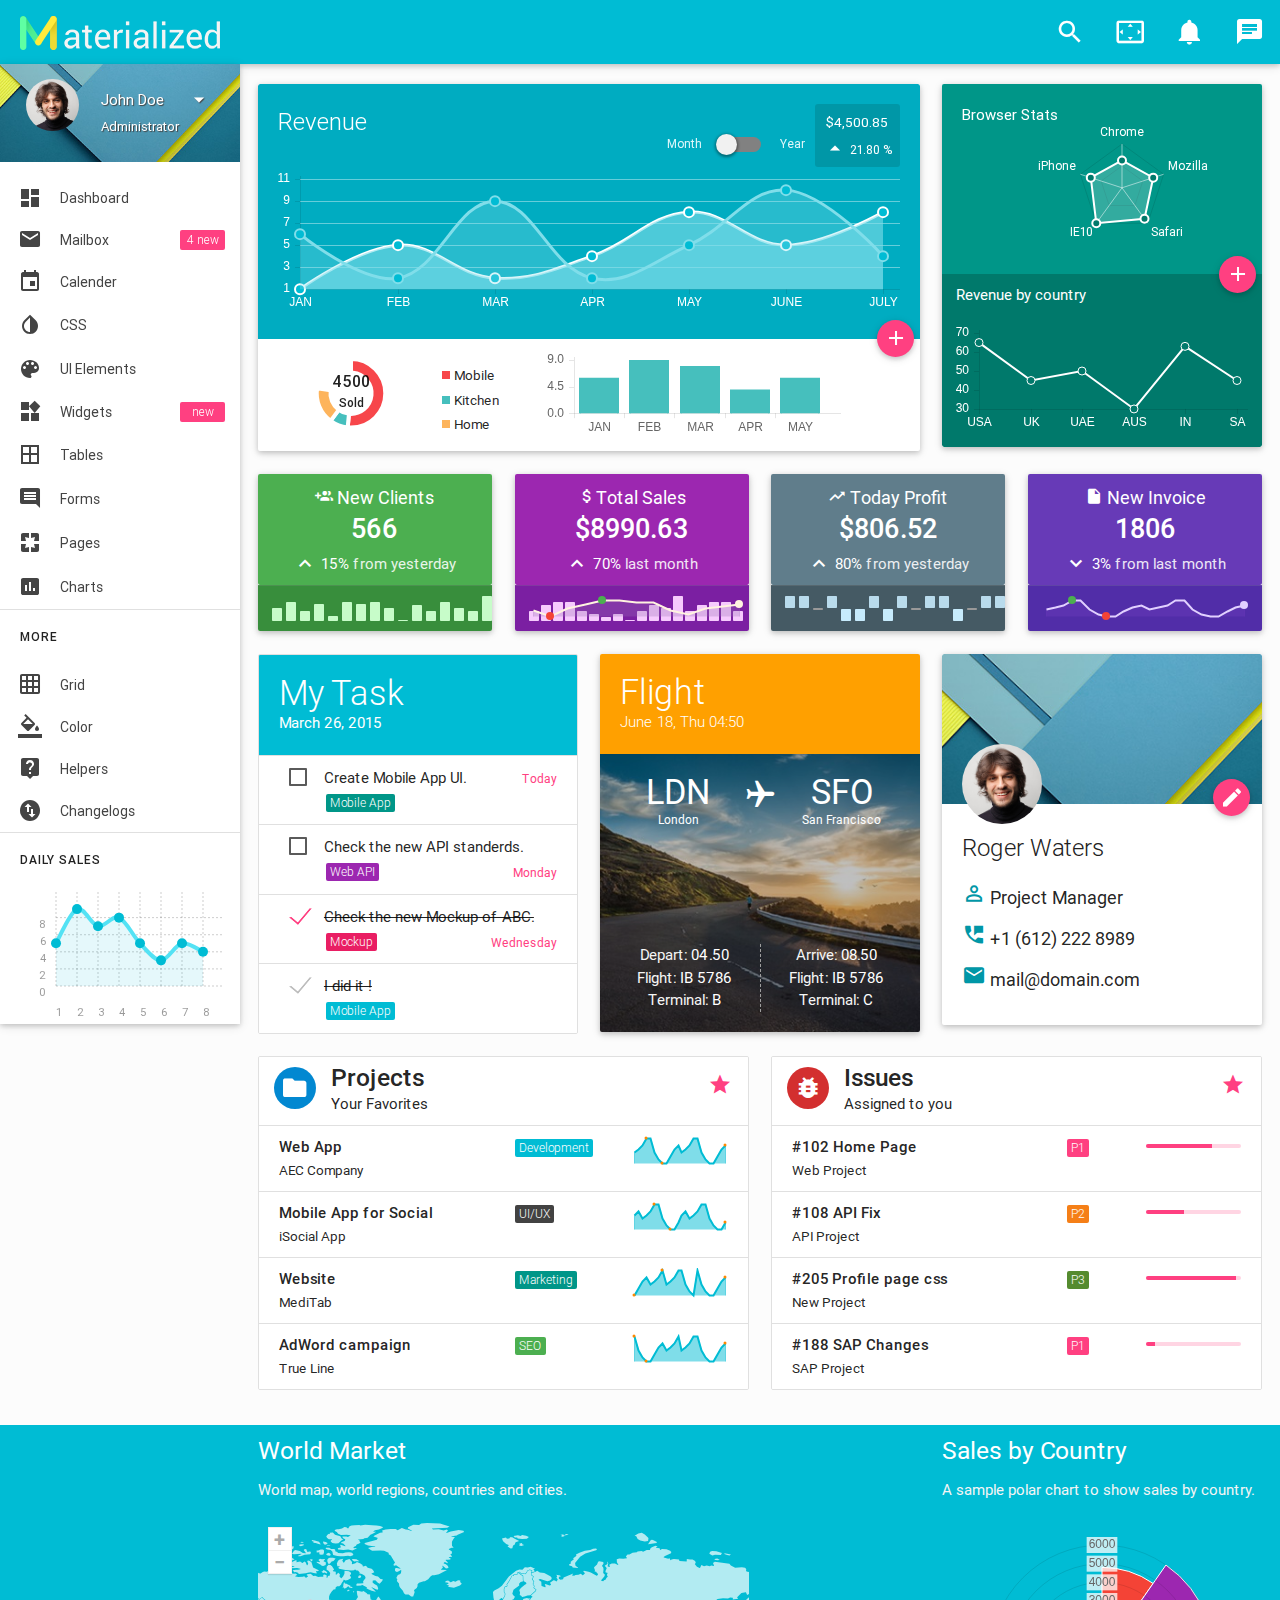
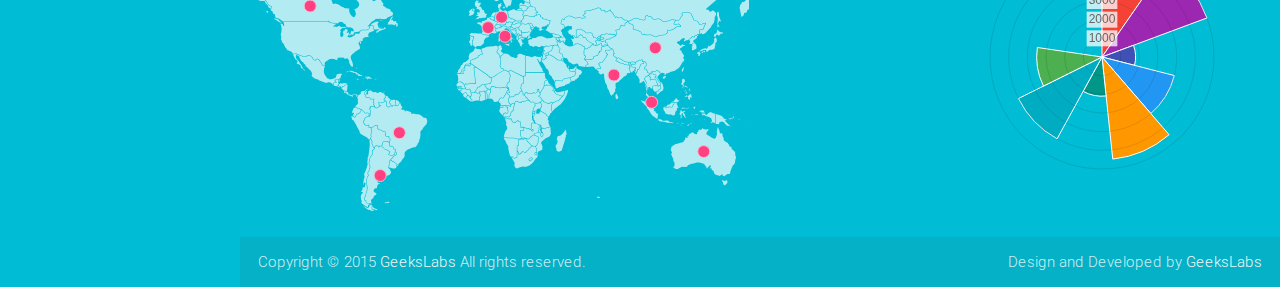
<file: static/admin/index.html>
<!DOCTYPE html>
<html lang="en">

<!--================================================================================
	Item Name: Materialize - Material Design Admin Template
	Version: 1.0
	Author: GeeksLabs
	Author URL: http://www.themeforest.net/user/geekslabs
================================================================================ -->

<head>
    <meta http-equiv="Content-Type" content="text/html; charset=UTF-8">
    <meta name="viewport" content="width=device-width, initial-scale=1, maximum-scale=1.0, user-scalable=no">
    <meta http-equiv="X-UA-Compatible" content="IE=edge">
    <meta name="msapplication-tap-highlight" content="no">
    <meta name="description" content="Materialize is a Material Design Admin Template,It's modern, responsive and based on Material Design by Google. ">
    <meta name="keywords" content="materialize, admin template, dashboard template, flat admin template, responsive admin template,">
    <title>Materialize - Material Design Admin Template</title>

    <!-- Favicons-->
    <link rel="icon" href="images/favicon/favicon-32x32.png" sizes="32x32">
    <!-- Favicons-->
    <link rel="apple-touch-icon-precomposed" href="images/favicon/apple-touch-icon-152x152.png">
    <!-- For iPhone -->
    <meta name="msapplication-TileColor" content="#00bcd4">
    <meta name="msapplication-TileImage" content="images/favicon/mstile-144x144.png">
    <!-- For Windows Phone -->


    <!-- CORE CSS-->    
    <link href="css/materialize.css" type="text/css" rel="stylesheet" media="screen,projection">
    <link href="css/style.css" type="text/css" rel="stylesheet" media="screen,projection">


    <!-- INCLUDED PLUGIN CSS ON THIS PAGE -->    
    <link href="js/plugins/perfect-scrollbar/perfect-scrollbar.css" type="text/css" rel="stylesheet" media="screen,projection">
    <link href="js/plugins/jvectormap/jquery-jvectormap.css" type="text/css" rel="stylesheet" media="screen,projection">
    <link href="js/plugins/chartist-js/chartist.min.css" type="text/css" rel="stylesheet" media="screen,projection">


</head>

<body>
    <!-- Start Page Loading -->
    <div id="loader-wrapper">
        <div id="loader"></div>        
        <div class="loader-section section-left"></div>
        <div class="loader-section section-right"></div>
    </div>
    <!-- End Page Loading -->

    <!-- //////////////////////////////////////////////////////////////////////////// -->

    <!-- START HEADER -->
    <header id="header" class="page-topbar">
        <!-- start header nav-->
        <div class="navbar-fixed">
            <nav class="cyan">
                <div class="nav-wrapper">
                    <h1 class="logo-wrapper"><a href="index.html" class="brand-logo darken-1"><img src="images/materialize-logo.png" alt="materialize logo"></a> <span class="logo-text">Materialize</span></h1>
                    <ul class="right hide-on-med-and-down">
                        <li class="search-out">
                            <input type="text" class="search-out-text">
                        </li>
                        <li>    
                            <a href="javascript:void(0);" class="waves-effect waves-block waves-light show-search"><i class="mdi-action-search"></i></a>                              
                        </li>
                        <li><a href="javascript:void(0);" class="waves-effect waves-block waves-light toggle-fullscreen"><i class="mdi-action-settings-overscan"></i></a>
                        </li>
                        <li><a href="javascript:void(0);" class="waves-effect waves-block waves-light"><i class="mdi-social-notifications"></i></a>
                        </li>
                        <!-- Dropdown Trigger -->                        
                        <li><a href="#" data-activates="chat-out" class="waves-effect waves-block waves-light chat-collapse"><i class="mdi-communication-chat"></i></a>
                        </li>
                    </ul>
                </div>
            </nav>
        </div>
        <!-- end header nav-->
    </header>
    <!-- END HEADER -->

    <!-- //////////////////////////////////////////////////////////////////////////// -->

    <!-- START MAIN -->
    <div id="main">
        <!-- START WRAPPER -->
        <div class="wrapper">

            <!-- START LEFT SIDEBAR NAV-->
            <aside id="left-sidebar-nav">
                <ul id="slide-out" class="side-nav fixed leftside-navigation">
                    <li class="user-details cyan darken-2">
                        <div class="row">
                            <div class="col col s4 m4 l4">
                                <img src="images/avatar.jpg" alt="" class="circle responsive-img valign profile-image">
                            </div>
                            <div class="col col s8 m8 l8">
                                <ul id="profile-dropdown" class="dropdown-content">
                                    <li><a href="#"><i class="mdi-action-face-unlock"></i> Profile</a>
                                    </li>
                                    <li><a href="#"><i class="mdi-action-settings"></i> Settings</a>
                                    </li>
                                    <li><a href="#"><i class="mdi-communication-live-help"></i> Help</a>
                                    </li>
                                    <li class="divider"></li>
                                    <li><a href="#"><i class="mdi-action-lock-outline"></i> Lock</a>
                                    </li>
                                    <li><a href="#"><i class="mdi-hardware-keyboard-tab"></i> Logout</a>
                                    </li>
                                </ul>
                                <a class="btn-flat dropdown-button waves-effect waves-light white-text profile-btn" href="#" data-activates="profile-dropdown">John Doe<i class="mdi-navigation-arrow-drop-down right"></i></a>
                                <p class="user-roal">Administrator</p>
                            </div>
                        </div>
                    </li>
                    <li class="bold"><a href="index.html" class="waves-effect waves-cyan"><i class="mdi-action-dashboard"></i> Dashboard</a>
                    </li>
                    <li class="bold"><a href="app-email.html" class="waves-effect waves-cyan"><i class="mdi-communication-email"></i> Mailbox <span class="new badge">4</span></a>
                    </li>
                    <li class="bold"><a href="app-calendar.html" class="waves-effect waves-cyan"><i class="mdi-editor-insert-invitation"></i> Calender</a>
                    </li>
                    <li class="no-padding">
                        <ul class="collapsible collapsible-accordion">
                            <li class="bold"><a class="collapsible-header waves-effect waves-cyan"><i class="mdi-action-invert-colors"></i> CSS</a>
                                <div class="collapsible-body">
                                    <ul>
                                        <li><a href="css-typography.html">Typography</a>
                                        </li>                                        
                                        <li><a href="css-icons.html">Icons</a>
                                        </li>
                                        <li><a href="css-shadow.html">Shadow</a>
                                        </li>
                                        <li><a href="css-media.html">Media</a>
                                        </li>
                                        <li><a href="css-sass.html">Sass</a>
                                        </li>
                                    </ul>
                                </div>
                            </li>
                            <li class="bold"><a class="collapsible-header  waves-effect waves-cyan"><i class="mdi-image-palette"></i> UI Elements</a>
                                <div class="collapsible-body">
                                    <ul>
                                        <li><a href="ui-buttons.html">Buttons</a>
                                        </li>
                                        <li><a href="ui-badges.html">Badges</a>
                                        </li>
                                        <li><a href="ui-cards.html">Cards</a>
                                        </li>
                                        <li><a href="ui-collections.html">Collections</a>
                                        </li>
                                        <li><a href="ui-accordions.html">Accordian</a>
                                        </li>                                        
                                        <li><a href="ui-navbar.html">Navbar</a>
                                        </li>
                                        <li><a href="ui-pagination.html">Pagination</a>
                                        </li>
                                        <li><a href="ui-preloader.html">Preloader</a>
                                        </li>
                                        <li><a href="ui-modals.html">Modals</a>
                                        </li>
                                        <li><a href="ui-media.html">Media</a>
                                        </li>
                                        <li><a href="ui-toasts.html">Toasts</a>
                                        </li>
                                        <li><a href="ui-tooltip.html">Tooltip</a>
                                        </li>
                                    </ul>
                                </div>
                            </li>
                            <li class="bold"><a href="app-widget.html" class="waves-effect waves-cyan"><i class="mdi-device-now-widgets"></i> Widgets <span class="new badge"></span></a>
                            </li>
                            <li class="bold"><a class="collapsible-header  waves-effect waves-cyan"><i class="mdi-editor-border-all"></i> Tables</a>
                                <div class="collapsible-body">
                                    <ul>
                                        <li><a href="table-basic.html">Basic Tables</a>
                                        </li>
                                        <li><a href="table-data.html">Data Tables</a>
                                        </li>
                                    </ul>
                                </div>
                            </li>
                            <li class="bold"><a class="collapsible-header  waves-effect waves-cyan"><i class="mdi-editor-insert-comment"></i> Forms</a>
                                <div class="collapsible-body">
                                    <ul>
                                        <li><a href="form-elements.html">Form Elements</a>
                                        </li>
                                        <li><a href="form-layouts.html">Form Layouts</a>
                                        </li>
                                    </ul>
                                </div>
                            </li>
                            <li class="bold"><a class="collapsible-header  waves-effect waves-cyan"><i class="mdi-social-pages"></i> Pages</a>
                                <div class="collapsible-body">
                                    <ul>                                        
                                        <li><a href="page-login.html">Login</a>
                                        </li>
                                        <li><a href="page-register.html">Register</a>
                                        </li>
                                        <li><a href="page-lock-screen.html">Lock Screen</a>
                                        </li>
                                        <li><a href="page-invoice.html">Invoice</a>
                                        </li>
                                        <li><a href="page-404.html">404</a>
                                        </li>
                                        <li><a href="page-500.html">500</a>
                                        </li>
                                        <li><a href="page-blank.html">Blank</a>
                                        </li>
                                    </ul>
                                </div>
                            </li>
                            <li class="bold"><a class="collapsible-header waves-effect waves-cyan"><i class="mdi-editor-insert-chart"></i> Charts</a>
                                <div class="collapsible-body">
                                    <ul>
                                        <li><a href="charts-chartjs.html">Chart JS</a>
                                        </li>
                                        <li><a href="charts-chartist.html">Chartist</a>
                                        </li>
                                        <li><a href="charts-morris.html">Morris Charts</a>
                                        </li>
                                        <li><a href="charts-xcharts.html">xCharts</a>
                                        </li>
                                        <li><a href="charts-flotcharts.html">Flot Charts</a>
                                        </li>
                                        <li><a href="charts-sparklines.html">Sparkline Charts</a>
                                        </li>
                                    </ul>
                                </div>
                            </li>
                        </ul>
                    </li>
                    <li class="li-hover"><div class="divider"></div></li>
                    <li class="li-hover"><p class="ultra-small margin more-text">MORE</p></li>
                    <li><a href="css-grid.html"><i class="mdi-image-grid-on"></i> Grid</a>
                    </li>
                    <li><a href="css-color.html"><i class="mdi-editor-format-color-fill"></i> Color</a>
                    </li>
                    <li><a href="css-helpers.html"><i class="mdi-communication-live-help"></i> Helpers</a>
                    </li>
                    <li><a href="changelogs.html"><i class="mdi-action-swap-vert-circle"></i> Changelogs</a>
                    </li>                    
                    <li class="li-hover"><div class="divider"></div></li>
                    <li class="li-hover"><p class="ultra-small margin more-text">Daily Sales</p></li>
                    <li class="li-hover">
                        <div class="row">
                            <div class="col s12 m12 l12">
                                <div class="sample-chart-wrapper">                            
                                    <div class="ct-chart ct-golden-section" id="ct2-chart"></div>
                                </div>
                            </div>
                        </div>
                    </li>
                </ul>
                <a href="#" data-activates="slide-out" class="sidebar-collapse btn-floating btn-medium waves-effect waves-light hide-on-large-only darken-2"><i class="mdi-navigation-menu" ></i></a>
            </aside>
            <!-- END LEFT SIDEBAR NAV-->

            <!-- //////////////////////////////////////////////////////////////////////////// -->

            <!-- START CONTENT -->
            <section id="content">

                <!--start container-->
                <div class="container">

                    <!--chart dashboard start-->
                    <div id="chart-dashboard">
                        <div class="row">
                            <div class="col s12 m8 l8">
                                <div class="card">
                                    <div class="card-move-up waves-effect waves-block waves-light">
                                        <div class="move-up cyan darken-1">
                                            <div>
                                                <span class="chart-title white-text">Revenue</span>
                                                <div class="chart-revenue cyan darken-2 white-text">
                                                    <p class="chart-revenue-total">$4,500.85</p>
                                                    <p class="chart-revenue-per"><i class="mdi-navigation-arrow-drop-up"></i> 21.80 %</p>
                                                </div>
                                                <div class="switch chart-revenue-switch right">
                                                    <label class="cyan-text text-lighten-5">
                                                      Month
                                                      <input type="checkbox">
                                                      <span class="lever"></span> Year
                                                    </label>
                                                </div>
                                            </div>
                                            <div class="trending-line-chart-wrapper">
                                                <canvas id="trending-line-chart" height="70"></canvas>
                                            </div>
                                        </div>
                                    </div>
                                    <div class="card-content">
                                        <a class="btn-floating btn-move-up waves-effect waves-light darken-2 right"><i class="mdi-content-add activator"></i></a>
                                        <div class="col s12 m3 l3">
                                            <div id="doughnut-chart-wrapper">
                                                <canvas id="doughnut-chart" height="200"></canvas>
                                                <div class="doughnut-chart-status">4500
                                                    <p class="ultra-small center-align">Sold</p>
                                                </div>
                                            </div>
                                        </div>
                                        <div class="col s12 m2 l2">
                                            <ul class="doughnut-chart-legend">
                                                <li class="mobile ultra-small"><span class="legend-color"></span>Mobile</li>
                                                <li class="kitchen ultra-small"><span class="legend-color"></span> Kitchen</li>
                                                <li class="home ultra-small"><span class="legend-color"></span> Home</li>
                                            </ul>
                                        </div>
                                        <div class="col s12 m5 l6">
                                            <div class="trending-bar-chart-wrapper">
                                                <canvas id="trending-bar-chart" height="90"></canvas>                                                
                                            </div>
                                        </div>
                                    </div>

                                    <div class="card-reveal">
                                        <span class="card-title grey-text text-darken-4">Revenue by Month <i class="mdi-navigation-close right"></i></span>
                                        <table class="responsive-table">
                                            <thead>
                                                <tr>
                                                    <th data-field="id">ID</th>
                                                    <th data-field="month">Month</th>
                                                    <th data-field="item-sold">Item Sold</th>
                                                    <th data-field="item-price">Item Price</th>
                                                    <th data-field="total-profit">Total Profit</th>
                                                </tr>
                                            </thead>
                                            <tbody>
                                                <tr>
                                                    <td>1</td>
                                                    <td>January</td>
                                                    <td>122</td>
                                                    <td>100</td>
                                                    <td>$122,00.00</td>
                                                </tr>
                                                <tr>
                                                    <td>2</td>
                                                    <td>February</td>
                                                    <td>122</td>
                                                    <td>100</td>
                                                    <td>$122,00.00</td>
                                                </tr>
                                                <tr>
                                                    <td>3</td>
                                                    <td>March</td>
                                                    <td>122</td>
                                                    <td>100</td>
                                                    <td>$122,00.00</td>
                                                </tr>
                                                <tr>
                                                    <td>4</td>
                                                    <td>April</td>
                                                    <td>122</td>
                                                    <td>100</td>
                                                    <td>$122,00.00</td>
                                                </tr>
                                                <tr>
                                                    <td>5</td>
                                                    <td>May</td>
                                                    <td>122</td>
                                                    <td>100</td>
                                                    <td>$122,00.00</td>
                                                </tr>
                                                <tr>
                                                    <td>6</td>
                                                    <td>June</td>
                                                    <td>122</td>
                                                    <td>100</td>
                                                    <td>$122,00.00</td>
                                                </tr>
                                                <tr>
                                                    <td>7</td>
                                                    <td>July</td>
                                                    <td>122</td>
                                                    <td>100</td>
                                                    <td>$122,00.00</td>
                                                </tr>
                                                <tr>
                                                    <td>8</td>
                                                    <td>August</td>
                                                    <td>122</td>
                                                    <td>100</td>
                                                    <td>$122,00.00</td>
                                                </tr>
                                                <tr>
                                                    <td>9</td>
                                                    <td>Septmber</td>
                                                    <td>122</td>
                                                    <td>100</td>
                                                    <td>$122,00.00</td>
                                                </tr>
                                                <tr>
                                                    <td>10</td>
                                                    <td>Octomber</td>
                                                    <td>122</td>
                                                    <td>100</td>
                                                    <td>$122,00.00</td>
                                                </tr>
                                                <tr>
                                                    <td>11</td>
                                                    <td>November</td>
                                                    <td>122</td>
                                                    <td>100</td>
                                                    <td>$122,00.00</td>
                                                </tr>
                                                <tr>
                                                    <td>12</td>
                                                    <td>December</td>
                                                    <td>122</td>
                                                    <td>100</td>
                                                    <td>$122,00.00</td>
                                                </tr>
                                            </tbody>
                                        </table>
                                    </div>


                                </div>
                            </div>

                            <div class="col s12 m4 l4">
                                <div class="card">
                                    <div class="card-move-up teal waves-effect waves-block waves-light">
                                        <div class="move-up">
                                            <p class="margin white-text">Browser Stats</p>
                                            <canvas id="trending-radar-chart" height="114"></canvas>
                                        </div>
                                    </div>
                                    <div class="card-content  teal darken-2">
                                        <a class="btn-floating btn-move-up waves-effect waves-light darken-2 right"><i class="mdi-content-add activator"></i></a>
                                        <div class="line-chart-wrapper">
                                            <p class="margin white-text">Revenue by country</p>
                                            <canvas id="line-chart" height="114"></canvas>
                                        </div>
                                    </div>
                                    <div class="card-reveal">
                                        <span class="card-title grey-text text-darken-4">Revenue by country <i class="mdi-navigation-close right"></i></span>
                                        <table class="responsive-table">
                                            <thead>
                                                <tr>
                                                    <th data-field="country-name">Country Name</th>
                                                    <th data-field="item-sold">Item Sold</th>
                                                    <th data-field="total-profit">Total Profit</th>
                                                </tr>
                                            </thead>
                                            <tbody>
                                                <tr>
                                                    <td>USA</td>
                                                    <td>65</td>
                                                    <td>$452.55</td>
                                                </tr>
                                                <tr>
                                                    <td>UK</td>
                                                    <td>76</td>
                                                    <td>$452.55</td>
                                                </tr>
                                                <tr>
                                                    <td>Canada</td>
                                                    <td>65</td>
                                                    <td>$452.55</td>
                                                </tr>
                                                <tr>
                                                    <td>Brazil</td>
                                                    <td>76</td>
                                                    <td>$452.55</td>
                                                </tr>
                                                <tr>

                                                    <td>India</td>
                                                    <td>65</td>
                                                    <td>$452.55</td>
                                                </tr>
                                                <tr>
                                                    <td>France</td>
                                                    <td>76</td>
                                                    <td>$452.55</td>
                                                </tr>
                                                <tr>
                                                    <td>Austrelia</td>
                                                    <td>65</td>
                                                    <td>$452.55</td>
                                                </tr>
                                                <tr>
                                                    <td>Russia</td>
                                                    <td>76</td>
                                                    <td>$452.55</td>
                                                </tr>
                                            </tbody>
                                        </table>
                                    </div>
                                </div>
                            </div>
                        </div>
                    </div>
                    <!--chart dashboard end-->

                    <!-- //////////////////////////////////////////////////////////////////////////// -->

                    <!--card stats start-->
                    <div id="card-stats">
                        <div class="row">
                            <div class="col s12 m6 l3">
                                <div class="card">
                                    <div class="card-content  green white-text">
                                        <p class="card-stats-title"><i class="mdi-social-group-add"></i> New Clients</p>
                                        <h4 class="card-stats-number">566</h4>
                                        <p class="card-stats-compare"><i class="mdi-hardware-keyboard-arrow-up"></i> 15% <span class="green-text text-lighten-5">from yesterday</span>
                                        </p>
                                    </div>
                                    <div class="card-action  green darken-2">
                                        <div id="clients-bar"></div>
                                    </div>
                                </div>
                            </div>
                            <div class="col s12 m6 l3">
                                <div class="card">
                                    <div class="card-content purple white-text">
                                        <p class="card-stats-title"><i class="mdi-editor-attach-money"></i>Total Sales</p>
                                        <h4 class="card-stats-number">$8990.63</h4>
                                        <p class="card-stats-compare"><i class="mdi-hardware-keyboard-arrow-up"></i> 70% <span class="purple-text text-lighten-5">last month</span>
                                        </p>
                                    </div>
                                    <div class="card-action purple darken-2">
                                        <div id="sales-compositebar"></div>

                                    </div>
                                </div>
                            </div>                            
                            <div class="col s12 m6 l3">
                                <div class="card">
                                    <div class="card-content blue-grey white-text">
                                        <p class="card-stats-title"><i class="mdi-action-trending-up"></i> Today Profit</p>
                                        <h4 class="card-stats-number">$806.52</h4>
                                        <p class="card-stats-compare"><i class="mdi-hardware-keyboard-arrow-up"></i> 80% <span class="blue-grey-text text-lighten-5">from yesterday</span>
                                        </p>
                                    </div>
                                    <div class="card-action blue-grey darken-2">
                                        <div id="profit-tristate"></div>
                                    </div>
                                </div>
                            </div>
                            <div class="col s12 m6 l3">
                                <div class="card">
                                    <div class="card-content deep-purple white-text">
                                        <p class="card-stats-title"><i class="mdi-editor-insert-drive-file"></i> New Invoice</p>
                                        <h4 class="card-stats-number">1806</h4>
                                        <p class="card-stats-compare"><i class="mdi-hardware-keyboard-arrow-down"></i> 3% <span class="deep-purple-text text-lighten-5">from last month</span>
                                        </p>
                                    </div>
                                    <div class="card-action  deep-purple darken-2">
                                        <div id="invoice-line"></div>
                                    </div>
                                </div>
                            </div>                            
                        </div>
                    </div>
                    <!--card stats end-->

                    <!-- //////////////////////////////////////////////////////////////////////////// -->

                    <!--card widgets start-->
                    <div id="card-widgets">
                        <div class="row">

                            <div class="col s12 m12 l4">
                                <ul id="task-card" class="collection with-header">
                                    <li class="collection-header cyan">
                                        <h4 class="task-card-title">My Task</h4>
                                        <p class="task-card-date">March 26, 2015</p>
                                    </li>
                                    <li class="collection-item dismissable">
                                        <input type="checkbox" id="task1" />
                                        <label for="task1">Create Mobile App UI. <a href="#" class="secondary-content"><span class="ultra-small">Today</span></a>
                                        </label>
                                        <span class="task-cat teal">Mobile App</span>
                                    </li>
                                    <li class="collection-item dismissable">
                                        <input type="checkbox" id="task2" />
                                        <label for="task2">Check the new API standerds. <a href="#" class="secondary-content"><span class="ultra-small">Monday</span></a>
                                        </label>
                                        <span class="task-cat purple">Web API</span>
                                    </li>
                                    <li class="collection-item dismissable">
                                        <input type="checkbox" id="task3" checked="checked" />
                                        <label for="task3">Check the new Mockup of ABC. <a href="#" class="secondary-content"><span class="ultra-small">Wednesday</span></a>
                                        </label>
                                        <span class="task-cat pink">Mockup</span>
                                    </li>
                                    <li class="collection-item dismissable">
                                        <input type="checkbox" id="task4" checked="checked" disabled="disabled" />
                                        <label for="task4">I did it !</label>
                                        <span class="task-cat cyan">Mobile App</span>
                                    </li>
                                </ul>
                            </div>

                            <div class="col s12 m6 l4">
                                <div id="flight-card" class="card">
                                    <div class="card-header amber darken-2">
                                        <div class="card-title">
                                            <h4 class="flight-card-title">Flight</h4>
                                            <p class="flight-card-date">June 18, Thu 04:50</p>
                                        </div>
                                    </div>
                                    <div class="card-content-bg white-text">
                                        <div class="card-content">
                                            <div class="row flight-state-wrapper">
                                                <div class="col s5 m5 l5 center-align">
                                                    <div class="flight-state">
                                                        <h4 class="margin">LDN</h4>
                                                        <p class="ultra-small">London</p>
                                                    </div>
                                                </div>
                                                <div class="col s2 m2 l2 center-align">
                                                    <i class="mdi-device-airplanemode-on flight-icon"></i>
                                                </div>
                                                <div class="col s5 m5 l5 center-align">
                                                    <div class="flight-state">
                                                        <h4 class="margin">SFO</h4>
                                                        <p class="ultra-small">San Francisco</p>
                                                    </div>
                                                </div>
                                            </div>
                                            <div class="row">
                                                <div class="col s6 m6 l6 center-align">
                                                    <div class="flight-info">
                                                        <p class="small"><span class="grey-text text-lighten-4">Depart:</span> 04.50</p>
                                                        <p class="small"><span class="grey-text text-lighten-4">Flight:</span> IB 5786</p>
                                                        <p class="small"><span class="grey-text text-lighten-4">Terminal:</span> B</p>
                                                    </div>
                                                </div>
                                                <div class="col s6 m6 l6 center-align flight-state-two">
                                                    <div class="flight-info">
                                                        <p class="small"><span class="grey-text text-lighten-4">Arrive:</span> 08.50</p>
                                                        <p class="small"><span class="grey-text text-lighten-4">Flight:</span> IB 5786</p>
                                                        <p class="small"><span class="grey-text text-lighten-4">Terminal:</span> C</p>
                                                    </div>
                                                </div>
                                            </div>
                                        </div>
                                    </div>
                                </div>
                            </div>

                            <div class="col s12 m6 l4">
                                <div id="profile-card" class="card">
                                    <div class="card-image waves-effect waves-block waves-light">
                                        <img class="activator" src="images/user-bg.jpg" alt="user background">
                                    </div>
                                    <div class="card-content">
                                        <img src="images/avatar.jpg" alt="" class="circle responsive-img activator card-profile-image">
                                        <a class="btn-floating activator btn-move-up waves-effect waves-light darken-2 right">
                                            <i class="mdi-editor-mode-edit"></i>
                                        </a>

                                        <span class="card-title activator grey-text text-darken-4">Roger Waters</span>
                                        <p><i class="mdi-action-perm-identity cyan-text text-darken-2"></i> Project Manager</p>
                                        <p><i class="mdi-action-perm-phone-msg cyan-text text-darken-2"></i> +1 (612) 222 8989</p>
                                        <p><i class="mdi-communication-email cyan-text text-darken-2"></i> mail@domain.com</p>

                                    </div>
                                    <div class="card-reveal">
                                        <span class="card-title grey-text text-darken-4">Roger Waters <i class="mdi-navigation-close right"></i></span>
                                        <p>Here is some more information about this card.</p>
                                        <p><i class="mdi-action-perm-identity cyan-text text-darken-2"></i> Project Manager</p>
                                        <p><i class="mdi-action-perm-phone-msg cyan-text text-darken-2"></i> +1 (612) 222 8989</p>
                                        <p><i class="mdi-communication-email cyan-text text-darken-2"></i> mail@domain.com</p>
                                        <p><i class="mdi-social-cake cyan-text text-darken-2"></i> 18th June 1990</p>
                                        <p><i class="mdi-device-airplanemode-on cyan-text text-darken-2"></i> BAR - AUS</p>
                                    </div>
                                </div>
                            </div>

                        </div>
                    </div>
                    <!--card widgets end-->

                    <!-- //////////////////////////////////////////////////////////////////////////// -->

                    <!--work collections start-->
                    <div id="work-collections">
                        <div class="row">
                            <div class="col s12 m12 l6">
                                <ul id="projects-collection" class="collection">
                                    <li class="collection-item avatar">
                                        <i class="mdi-file-folder circle light-blue darken-2"></i>
                                        <span class="collection-header">Projects</span>
                                        <p>Your Favorites</p>
                                        <a href="#" class="secondary-content"><i class="mdi-action-grade"></i></a>
                                    </li>
                                    <li class="collection-item">
                                        <div class="row">
                                            <div class="col s6">
                                                <p class="collections-title">Web App</p>
                                                <p class="collections-content">AEC Company</p>
                                            </div>
                                            <div class="col s3">
                                                <span class="task-cat cyan">Development</span>
                                            </div>
                                            <div class="col s3">
                                                <div id="project-line-1"></div>
                                            </div>
                                        </div>
                                    </li>
                                    <li class="collection-item">
                                        <div class="row">
                                            <div class="col s6">
                                                <p class="collections-title">Mobile App for Social</p>
                                                <p class="collections-content">iSocial App</p>
                                            </div>
                                            <div class="col s3">
                                                <span class="task-cat grey darken-3">UI/UX</span>
                                            </div>
                                            <div class="col s3">
                                                <div id="project-line-2"></div>
                                            </div>
                                        </div>
                                    </li>
                                    <li class="collection-item">
                                        <div class="row">
                                            <div class="col s6">
                                                <p class="collections-title">Website</p>
                                                <p class="collections-content">MediTab</p>
                                            </div>
                                            <div class="col s3">
                                                <span class="task-cat teal">Marketing</span>
                                            </div>
                                            <div class="col s3">
                                                <div id="project-line-3"></div>
                                            </div>
                                        </div>
                                    </li>
                                    <li class="collection-item">
                                        <div class="row">
                                            <div class="col s6">
                                                <p class="collections-title">AdWord campaign</p>
                                                <p class="collections-content">True Line</p>
                                            </div>
                                            <div class="col s3">
                                                <span class="task-cat green">SEO</span>
                                            </div>
                                            <div class="col s3">
                                                <div id="project-line-4"></div>
                                            </div>
                                        </div>
                                    </li>
                                </ul>
                            </div>
                            <div class="col s12 m12 l6">
                                <ul id="issues-collection" class="collection">
                                    <li class="collection-item avatar">
                                        <i class="mdi-action-bug-report circle red darken-2"></i>
                                        <span class="collection-header">Issues</span>
                                        <p>Assigned to you</p>
                                        <a href="#" class="secondary-content"><i class="mdi-action-grade"></i></a>
                                    </li>
                                    <li class="collection-item">
                                        <div class="row">
                                            <div class="col s7">
                                                <p class="collections-title"><strong>#102</strong> Home Page</p>
                                                <p class="collections-content">Web Project</p>
                                            </div>
                                            <div class="col s2">
                                                <span class="task-cat pink accent-2">P1</span>
                                            </div>
                                            <div class="col s3">
                                                <div class="progress">
                                                     <div class="determinate" style="width: 70%"></div>   
                                                </div>                                                
                                            </div>
                                        </div>
                                    </li>
                                    <li class="collection-item">
                                        <div class="row">
                                            <div class="col s7">
                                                <p class="collections-title"><strong>#108</strong> API Fix</p>
                                                <p class="collections-content">API Project </p>
                                            </div>
                                            <div class="col s2">
                                                <span class="task-cat yellow darken-4">P2</span>
                                            </div>
                                            <div class="col s3">
                                                <div class="progress">
                                                    <div class="determinate" style="width: 40%"></div>   
                                                </div>                                                
                                            </div>
                                        </div>
                                    </li>
                                    <li class="collection-item">
                                        <div class="row">
                                            <div class="col s7">
                                                <p class="collections-title"><strong>#205</strong> Profile page css</p>
                                                <p class="collections-content">New Project </p>
                                            </div>
                                            <div class="col s2">                                                
                                                <span class="task-cat light-green darken-3">P3</span>
                                            </div>
                                            <div class="col s3">
                                                <div class="progress">
                                                    <div class="determinate" style="width: 95%"></div>   
                                                </div>                                                
                                            </div>
                                        </div>
                                    </li>
                                    <li class="collection-item">
                                        <div class="row">
                                            <div class="col s7">
                                                <p class="collections-title"><strong>#188</strong> SAP Changes</p>
                                                <p class="collections-content">SAP Project</p>
                                            </div>
                                            <div class="col s2">
                                                <span class="task-cat pink accent-2">P1</span>
                                            </div>
                                            <div class="col s3">
                                                <div class="progress">
                                                     <div class="determinate" style="width: 10%"></div>   
                                                </div>                                                
                                            </div>
                                        </div>
                                    </li>
                                </ul>
                            </div>
                        </div>
                    </div>
                    <!--work collections end-->

                </div>
                <!--end container-->
            </section>
            <!-- END CONTENT -->

            <!-- //////////////////////////////////////////////////////////////////////////// -->
            <!-- START RIGHT SIDEBAR NAV-->
            <aside id="right-sidebar-nav">
                <ul id="chat-out" class="side-nav rightside-navigation">
                    <li class="li-hover">
                    <a href="#" data-activates="chat-out" class="chat-close-collapse right"><i class="mdi-navigation-close"></i></a>
                    <div id="right-search" class="row">
                        <form class="col s12">
                            <div class="input-field">
                                <i class="mdi-action-search prefix"></i>
                                <input id="icon_prefix" type="text" class="validate">
                                <label for="icon_prefix">Search</label>
                            </div>
                        </form>
                    </div>
                    </li>
                    <li class="li-hover">
                        <ul class="chat-collapsible" data-collapsible="expandable">
                        <li>
                            <div class="collapsible-header teal white-text active"><i class="mdi-social-whatshot"></i>Recent Activity</div>
                            <div class="collapsible-body recent-activity">
                                <div class="recent-activity-list chat-out-list row">
                                    <div class="col s3 recent-activity-list-icon"><i class="mdi-action-add-shopping-cart"></i>
                                    </div>
                                    <div class="col s9 recent-activity-list-text">
                                        <a href="#">just now</a>
                                        <p>Jim Doe Purchased new equipments for zonal office.</p>
                                    </div>
                                </div>
                                <div class="recent-activity-list chat-out-list row">
                                    <div class="col s3 recent-activity-list-icon"><i class="mdi-device-airplanemode-on"></i>
                                    </div>
                                    <div class="col s9 recent-activity-list-text">
                                        <a href="#">Yesterday</a>
                                        <p>Your Next flight for USA will be on 15th August 2015.</p>
                                    </div>
                                </div>
                                <div class="recent-activity-list chat-out-list row">
                                    <div class="col s3 recent-activity-list-icon"><i class="mdi-action-settings-voice"></i>
                                    </div>
                                    <div class="col s9 recent-activity-list-text">
                                        <a href="#">5 Days Ago</a>
                                        <p>Natalya Parker Send you a voice mail for next conference.</p>
                                    </div>
                                </div>
                                <div class="recent-activity-list chat-out-list row">
                                    <div class="col s3 recent-activity-list-icon"><i class="mdi-action-store"></i>
                                    </div>
                                    <div class="col s9 recent-activity-list-text">
                                        <a href="#">Last Week</a>
                                        <p>Jessy Jay open a new store at S.G Road.</p>
                                    </div>
                                </div>
                                <div class="recent-activity-list chat-out-list row">
                                    <div class="col s3 recent-activity-list-icon"><i class="mdi-action-settings-voice"></i>
                                    </div>
                                    <div class="col s9 recent-activity-list-text">
                                        <a href="#">5 Days Ago</a>
                                        <p>Natalya Parker Send you a voice mail for next conference.</p>
                                    </div>
                                </div>
                            </div>
                        </li>
                        <li>
                            <div class="collapsible-header light-blue white-text active"><i class="mdi-editor-attach-money"></i>Sales Repoart</div>
                            <div class="collapsible-body sales-repoart">
                                <div class="sales-repoart-list  chat-out-list row">
                                    <div class="col s8">Target Salse</div>
                                    <div class="col s4"><span id="sales-line-1"></span>
                                    </div>
                                </div>
                                <div class="sales-repoart-list chat-out-list row">
                                    <div class="col s8">Payment Due</div>
                                    <div class="col s4"><span id="sales-bar-1"></span>
                                    </div>
                                </div>
                                <div class="sales-repoart-list chat-out-list row">
                                    <div class="col s8">Total Delivery</div>
                                    <div class="col s4"><span id="sales-line-2"></span>
                                    </div>
                                </div>
                                <div class="sales-repoart-list chat-out-list row">
                                    <div class="col s8">Total Progress</div>
                                    <div class="col s4"><span id="sales-bar-2"></span>
                                    </div>
                                </div>
                            </div>
                        </li>
                        <li>
                            <div class="collapsible-header red white-text"><i class="mdi-action-stars"></i>Favorite Associates</div>
                            <div class="collapsible-body favorite-associates">
                                <div class="favorite-associate-list chat-out-list row">
                                    <div class="col s4"><img src="images/avatar.jpg" alt="" class="circle responsive-img online-user valign profile-image">
                                    </div>
                                    <div class="col s8">
                                        <p>Eileen Sideways</p>
                                        <p class="place">Los Angeles, CA</p>
                                    </div>
                                </div>
                                <div class="favorite-associate-list chat-out-list row">
                                    <div class="col s4"><img src="images/avatar.jpg" alt="" class="circle responsive-img online-user valign profile-image">
                                    </div>
                                    <div class="col s8">
                                        <p>Zaham Sindil</p>
                                        <p class="place">San Francisco, CA</p>
                                    </div>
                                </div>
                                <div class="favorite-associate-list chat-out-list row">
                                    <div class="col s4"><img src="images/avatar.jpg" alt="" class="circle responsive-img offline-user valign profile-image">
                                    </div>
                                    <div class="col s8">
                                        <p>Renov Leongal</p>
                                        <p class="place">Cebu City, Philippines</p>
                                    </div>
                                </div>
                                <div class="favorite-associate-list chat-out-list row">
                                    <div class="col s4"><img src="images/avatar.jpg" alt="" class="circle responsive-img online-user valign profile-image">
                                    </div>
                                    <div class="col s8">
                                        <p>Weno Carasbong</p>
                                        <p>Tokyo, Japan</p>
                                    </div>
                                </div>
                                <div class="favorite-associate-list chat-out-list row">
                                    <div class="col s4"><img src="images/avatar.jpg" alt="" class="circle responsive-img offline-user valign profile-image">
                                    </div>
                                    <div class="col s8">
                                        <p>Nusja Nawancali</p>
                                        <p class="place">Bangkok, Thailand</p>
                                    </div>
                                </div>
                            </div>
                        </li>
                        </ul>
                    </li>
                </ul>
            </aside>
            <!-- LEFT RIGHT SIDEBAR NAV-->

        </div>
        <!-- END WRAPPER -->

    </div>
    <!-- END MAIN -->



    <!-- //////////////////////////////////////////////////////////////////////////// -->

    <!-- START FOOTER -->
    <footer class="page-footer">
        <div class="container">
            <div class="row">
                <div class="col l6 s12">
                    <h5 class="white-text">World Market</h5>
                    <p class="grey-text text-lighten-4">World map, world regions, countries and cities.</p>
                    <div id="world-map-markers"></div>
                </div>
                <div class="col l4 offset-l2 s12">
                    <h5 class="white-text">Sales by Country</h5>
                    <p class="grey-text text-lighten-4">A sample polar chart to show sales by country.</p>
                    <div id="polar-chart-holder">
                        <canvas id="polar-chart-country" width="200"></canvas>
                    </div>
                </div>
            </div>
        </div>
        <div class="footer-copyright">
            <div class="container">
                Copyright © 2015 <a class="grey-text text-lighten-4" href="http://themeforest.net/user/geekslabs/portfolio?ref=geekslabs" target="_blank">GeeksLabs</a> All rights reserved.
                <span class="right"> Design and Developed by <a class="grey-text text-lighten-4" href="http://geekslabs.com/">GeeksLabs</a></span>
            </div>
        </div>
    </footer>
    <!-- END FOOTER -->


    <!-- ================================================
    Scripts
    ================================================ -->
    
    <!-- jQuery Library -->
    <script type="text/javascript" src="js/jquery-1.11.2.min.js"></script>    
    <!--materialize js-->
    <script type="text/javascript" src="js/materialize.min.js"></script>
    <!--scrollbar-->
    <script type="text/javascript" src="js/plugins/perfect-scrollbar/perfect-scrollbar.min.js"></script>
       

    <!-- chartist -->
    <script type="text/javascript" src="js/plugins/chartist-js/chartist.min.js"></script>   

    <!-- chartjs -->
    <script type="text/javascript" src="js/plugins/chartjs/chart.min.js"></script>
    <script type="text/javascript" src="js/plugins/chartjs/chart-script.js"></script>

    <!-- sparkline -->
    <script type="text/javascript" src="js/plugins/sparkline/jquery.sparkline.min.js"></script>
    <script type="text/javascript" src="js/plugins/sparkline/sparkline-script.js"></script>
    
    <!--jvectormap-->
    <script type="text/javascript" src="js/plugins/jvectormap/jquery-jvectormap-1.2.2.min.js"></script>
    <script type="text/javascript" src="js/plugins/jvectormap/jquery-jvectormap-world-mill-en.js"></script>
    <script type="text/javascript" src="js/plugins/jvectormap/vectormap-script.js"></script>
    
    
    <!--plugins.js - Some Specific JS codes for Plugin Settings-->
    <script type="text/javascript" src="js/plugins.js"></script>
    <!-- Toast Notification -->
    <script type="text/javascript">
    // Toast Notification
    $(window).load(function() {
        setTimeout(function() {
            Materialize.toast('<span>Hiya! I am a toast.</span>', 1500);
        }, 3000);
        setTimeout(function() {
            Materialize.toast('<span>You can swipe me too!</span>', 3000);
        }, 5500);
        setTimeout(function() {
            Materialize.toast('<span>You have new order.</span><a class="btn-flat yellow-text" href="#">Read<a>', 3000);
        }, 18000);
    });
    
    </script>
</body>

</html>
</file>
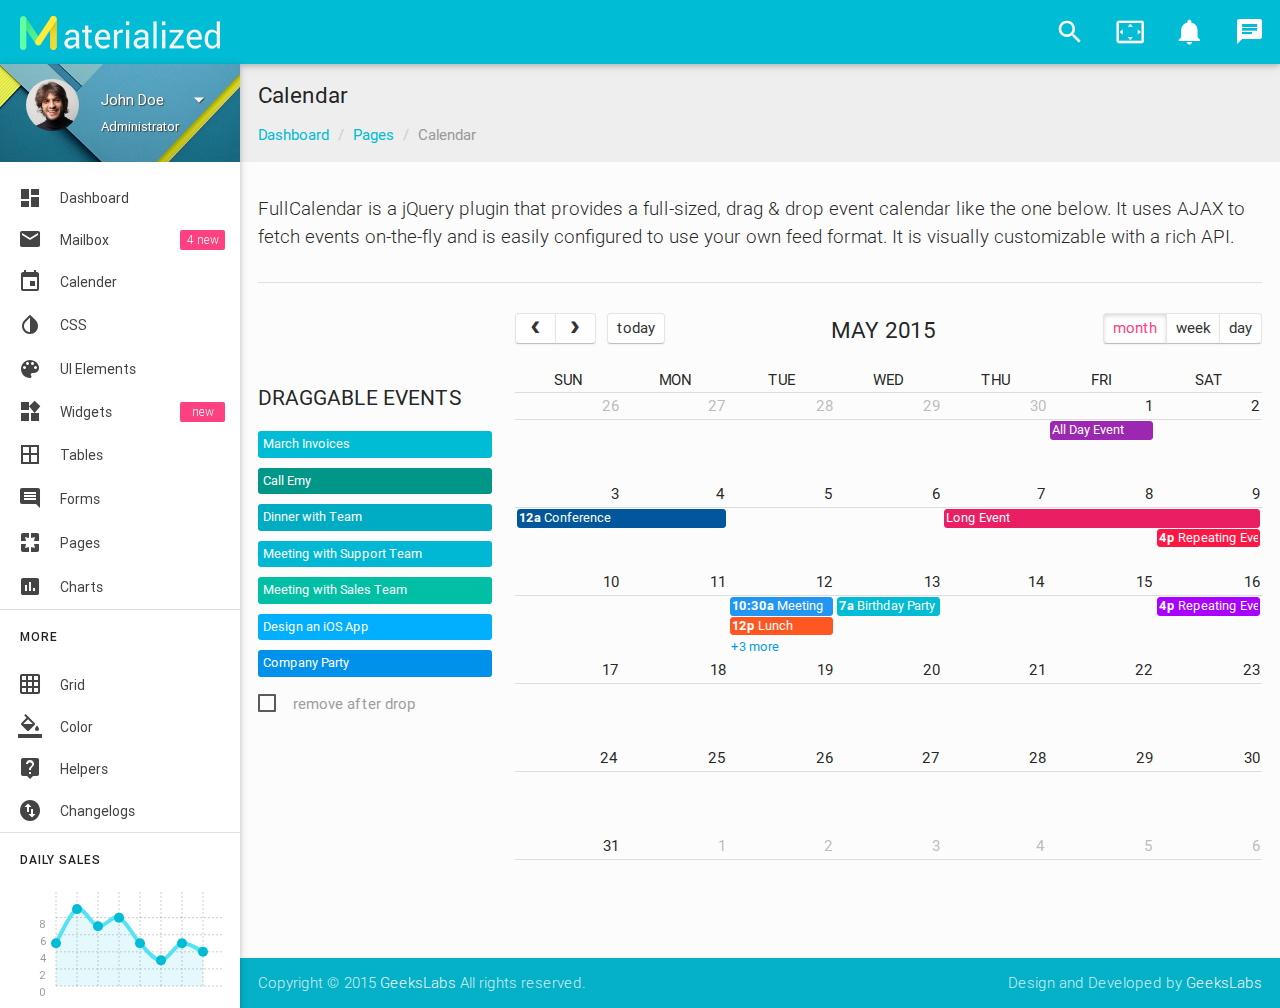
<file: static/admin/app-calendar.html>
<!DOCTYPE html>
<html lang="en">

<!--================================================================================
	Item Name: Materialize - Material Design Admin Template
	Version: 1.0
	Author: GeeksLabs
	Author URL: http://www.themeforest.net/user/geekslabs
================================================================================ -->

<head>
  <meta http-equiv="Content-Type" content="text/html; charset=UTF-8">
  <meta name="viewport" content="width=device-width, initial-scale=1, maximum-scale=1.0, user-scalable=no">
  <meta http-equiv="X-UA-Compatible" content="IE=edge">
  <meta name="msapplication-tap-highlight" content="no">
  <meta name="description" content="Materialize is a Material Design Admin Template,It's modern, responsive and based on Material Design by Google. ">
  <meta name="keywords" content="materialize, admin template, dashboard template, flat admin template, responsive admin template,">
  <title>Calendar | Materialize - Material Design Admin Template</title>

  <!-- Favicons-->
  <link rel="icon" href="images/favicon/favicon-32x32.png" sizes="32x32">
  <!-- Favicons-->
  <link rel="apple-touch-icon-precomposed" href="images/favicon/apple-touch-icon-152x152.png">
  <!-- For iPhone -->
  <meta name="msapplication-TileColor" content="#00bcd4">
  <meta name="msapplication-TileImage" content="images/favicon/mstile-144x144.png">
  <!-- For Windows Phone -->


  <!-- CORE CSS-->
  
  <link href="css/materialize.css" type="text/css" rel="stylesheet" media="screen,projection">
  <link href="css/style.css" type="text/css" rel="stylesheet" media="screen,projection">


  <!-- INCLUDED PLUGIN CSS ON THIS PAGE -->
  <link href="css/prism.css" type="text/css" rel="stylesheet" media="screen,projection">
  <link href="js/plugins/chartist-js/chartist.min.css" type="text/css" rel="stylesheet" media="screen,projection">
  <link href="js/plugins/perfect-scrollbar/perfect-scrollbar.css" type="text/css" rel="stylesheet" media="screen,projection">
  <link href="js/plugins/fullcalendar/css/fullcalendar.min.css" type="text/css" rel="stylesheet" media="screen,projection">
</head>

<body>
  <!-- Start Page Loading -->
    <div id="loader-wrapper">
        <div id="loader"></div>        
        <div class="loader-section section-left"></div>
        <div class="loader-section section-right"></div>
    </div>
    <!-- End Page Loading -->

  <!-- //////////////////////////////////////////////////////////////////////////// -->

  <!-- START HEADER -->
  <header id="header" class="page-topbar">
        <!-- start header nav-->
        <div class="navbar-fixed">
            <nav class="cyan">
                <div class="nav-wrapper">
                    <h1 class="logo-wrapper"><a href="index.html" class="brand-logo darken-1"><img src="images/materialize-logo.png" alt="materialize logo"></a> <span class="logo-text">Materialize</span></h1>
                    <ul class="right hide-on-med-and-down">
                        <li class="search-out">
                            <input type="text" class="search-out-text">
                        </li>
                        <li>    
                            <a href="javascript:void(0);" class="waves-effect waves-block waves-light show-search"><i class="mdi-action-search"></i></a>                              
                        </li>
                        <li><a href="javascript:void(0);" class="waves-effect waves-block waves-light toggle-fullscreen"><i class="mdi-action-settings-overscan"></i></a>
                        </li>
                        <li><a href="javascript:void(0);" class="waves-effect waves-block waves-light"><i class="mdi-social-notifications"></i></a>
                        </li>
                        <!-- Dropdown Trigger -->                        
                        <li><a href="#" data-activates="chat-out" class="waves-effect waves-block waves-light chat-collapse"><i class="mdi-communication-chat"></i></a>
                        </li>
                    </ul>
                </div>
            </nav>
        </div>
        <!-- end header nav-->
  </header>
  <!-- END HEADER -->

  <!-- //////////////////////////////////////////////////////////////////////////// -->

  <!-- START MAIN -->
  <div id="main">
    <!-- START WRAPPER -->
    <div class="wrapper">

      <!-- START LEFT SIDEBAR NAV-->
      <aside id="left-sidebar-nav">
        <ul id="slide-out" class="side-nav fixed leftside-navigation">
            <li class="user-details cyan darken-2">
                <div class="row">
                    <div class="col col s4 m4 l4">
                        <img src="images/avatar.jpg" alt="" class="circle responsive-img valign profile-image">
                    </div>
                    <div class="col col s8 m8 l8">
                        <ul id="profile-dropdown" class="dropdown-content">
                            <li><a href="#"><i class="mdi-action-face-unlock"></i> Profile</a>
                            </li>
                            <li><a href="#"><i class="mdi-action-settings"></i> Settings</a>
                            </li>
                            <li><a href="#"><i class="mdi-communication-live-help"></i> Help</a>
                            </li>
                            <li class="divider"></li>
                            <li><a href="#"><i class="mdi-action-lock-outline"></i> Lock</a>
                            </li>
                            <li><a href="#"><i class="mdi-hardware-keyboard-tab"></i> Logout</a>
                            </li>
                        </ul>
                        <a class="btn-flat dropdown-button waves-effect waves-light white-text profile-btn" href="#" data-activates="profile-dropdown">John Doe<i class="mdi-navigation-arrow-drop-down right"></i></a>
                        <p class="user-roal">Administrator</p>
                    </div>
                </div>
            </li>
            <li class="bold"><a href="index.html" class="waves-effect waves-cyan"><i class="mdi-action-dashboard"></i> Dashboard</a>
            </li>
            <li class="bold"><a href="app-email.html" class="waves-effect waves-cyan"><i class="mdi-communication-email"></i> Mailbox <span class="new badge">4</span></a>
            </li>
            <li class="bold"><a href="app-calendar.html" class="waves-effect waves-cyan"><i class="mdi-editor-insert-invitation"></i> Calender</a>
            </li>
            <li class="no-padding">
                <ul class="collapsible collapsible-accordion">
                    <li class="bold"><a class="collapsible-header waves-effect waves-cyan"><i class="mdi-action-invert-colors"></i> CSS</a>
                        <div class="collapsible-body">
                            <ul>
                                <li><a href="css-typography.html">Typography</a>
                                </li>                                        
                                <li><a href="css-icons.html">Icons</a>
                                </li>
                                <li><a href="css-shadow.html">Shadow</a>
                                </li>
                                <li><a href="css-media.html">Media</a>
                                </li>
                                <li><a href="css-sass.html">Sass</a>
                                </li>
                            </ul>
                        </div>
                    </li>
                    <li class="bold"><a class="collapsible-header  waves-effect waves-cyan"><i class="mdi-image-palette"></i> UI Elements</a>
                        <div class="collapsible-body">
                            <ul>
                                <li><a href="ui-buttons.html">Buttons</a>
                                </li>
                                <li><a href="ui-badges.html">Badges</a>
                                </li>
                                <li><a href="ui-cards.html">Cards</a>
                                </li>
                                <li><a href="ui-collections.html">Collections</a>
                                </li>
                                <li><a href="ui-accordions.html">Accordian</a>
                                </li>                                        
                                <li><a href="ui-navbar.html">Navbar</a>
                                </li>
                                <li><a href="ui-pagination.html">Pagination</a>
                                </li>
                                <li><a href="ui-preloader.html">Preloader</a>
                                </li>
                                <li><a href="ui-modals.html">Modals</a>
                                </li>
                                <li><a href="ui-media.html">Media</a>
                                </li>
                                <li><a href="ui-toasts.html">Toasts</a>
                                </li>
                                <li><a href="ui-tooltip.html">Tooltip</a>
                                </li>
                            </ul>
                        </div>
                    </li>
                    <li class="bold"><a href="app-widget.html" class="waves-effect waves-cyan"><i class="mdi-device-now-widgets"></i> Widgets <span class="new badge"></span></a>
                    </li>
                    <li class="bold"><a class="collapsible-header  waves-effect waves-cyan"><i class="mdi-editor-border-all"></i> Tables</a>
                        <div class="collapsible-body">
                            <ul>
                                <li><a href="table-basic.html">Basic Tables</a>
                                </li>
                                <li><a href="table-data.html">Data Tables</a>
                                </li>
                            </ul>
                        </div>
                    </li>
                    <li class="bold"><a class="collapsible-header  waves-effect waves-cyan"><i class="mdi-editor-insert-comment"></i> Forms</a>
                        <div class="collapsible-body">
                            <ul>
                                <li><a href="form-elements.html">Form Elements</a>
                                </li>
                                <li><a href="form-layouts.html">Form Layouts</a>
                                </li>
                            </ul>
                        </div>
                    </li>
                    <li class="bold"><a class="collapsible-header  waves-effect waves-cyan"><i class="mdi-social-pages"></i> Pages</a>
                        <div class="collapsible-body">
                            <ul>                                        
                                <li><a href="page-login.html">Login</a>
                                </li>
                                <li><a href="page-register.html">Register</a>
                                </li>
                                <li><a href="page-lock-screen.html">Lock Screen</a>
                                </li>
                                <li><a href="page-invoice.html">Invoice</a>
                                </li>
                                <li><a href="page-404.html">404</a>
                                </li>
                                <li><a href="page-500.html">500</a>
                                </li>
                                <li><a href="page-blank.html">Blank</a>
                                </li>
                            </ul>
                        </div>
                    </li>
                    <li class="bold"><a class="collapsible-header waves-effect waves-cyan"><i class="mdi-editor-insert-chart"></i> Charts</a>
                        <div class="collapsible-body">
                            <ul>
                                <li><a href="charts-chartjs.html">Chart JS</a>
                                </li>
                                <li><a href="charts-chartist.html">Chartist</a>
                                </li>
                                <li><a href="charts-morris.html">Morris Charts</a>
                                </li>
                                <li><a href="charts-xcharts.html">xCharts</a>
                                </li>
                                <li><a href="charts-flotcharts.html">Flot Charts</a>
                                </li>
                                <li><a href="charts-sparklines.html">Sparkline Charts</a>
                                </li>
                            </ul>
                        </div>
                    </li>
                </ul>
            </li>
            <li class="li-hover"><div class="divider"></div></li>
            <li class="li-hover"><p class="ultra-small margin more-text">MORE</p></li>
            <li><a href="css-grid.html"><i class="mdi-image-grid-on"></i> Grid</a>
            </li>
            <li><a href="css-color.html"><i class="mdi-editor-format-color-fill"></i> Color</a>
            </li>
            <li><a href="css-helpers.html"><i class="mdi-communication-live-help"></i> Helpers</a>
            </li>
            <li><a href="changelogs.html"><i class="mdi-action-swap-vert-circle"></i> Changelogs</a>
            </li>            
            <li class="li-hover"><div class="divider"></div></li>
            <li class="li-hover"><p class="ultra-small margin more-text">Daily Sales</p></li>
            <li class="li-hover">
                <div class="row">
                    <div class="col s12 m12 l12">
                        <div class="sample-chart-wrapper">                            
                            <div class="ct-chart ct-golden-section" id="ct2-chart"></div>
                        </div>
                    </div>
                </div>
            </li>
        </ul>
        <a href="#" data-activates="slide-out" class="sidebar-collapse btn-floating btn-medium waves-effect waves-light hide-on-large-only darken-2"><i class="mdi-navigation-menu" ></i></a>
      </aside>
      <!-- END LEFT SIDEBAR NAV-->

      <!-- //////////////////////////////////////////////////////////////////////////// -->

      <!-- START CONTENT -->
      <section id="content">
        
        <!--breadcrumbs start-->
        <div id="breadcrumbs-wrapper" class=" grey lighten-3">
          <div class="container">
            <div class="row">
              <div class="col s12 m12 l12">
                <h5 class="breadcrumbs-title">Calendar</h5>
                <ol class="breadcrumb">
                    <li><a href="index.html">Dashboard</a></li>
                    <li><a href="#">Pages</a></li>
                    <li class="active">Calendar</li>
                </ol>
              </div>
            </div>
          </div>
        </div>
        <!--breadcrumbs end-->
        

        <!--start container-->
        <div class="container">
          <div class="section">

            <p class="caption">FullCalendar is a jQuery plugin that provides a full-sized, drag & drop event calendar like the one below. It uses AJAX to fetch events on-the-fly and is easily configured to use your own feed format. It is visually customizable with a rich API.</p>
            <div class="divider"></div>
            <div id="full-calendar">              
              <div class="row">
                <div class="col s12 m4 l3">
                  <div id='external-events'>    
                    <h4 class="header">Draggable Events</h4>
                    <div class='fc-event cyan'>March Invoices</div>
                    <div class='fc-event teal'>Call Emy</div>
                    <div class='fc-event cyan darken-1'>Dinner with Team</div>
                    <div class='fc-event cyan accent-4'>Meeting with Support Team</div>
                    <div class='fc-event teal accent-4'>Meeting with Sales Team</div>
                    <div class='fc-event light-blue accent-3'>Design an iOS App</div>
                    <div class='fc-event light-blue accent-4'>Company Party</div>
                    <p>
                      <input type='checkbox' id='drop-remove' />
                      <label for='drop-remove'>remove after drop</label>
                    </p>
                  </div>
                </div>
                <div class="col s12 m8 l9">
                  <div id='calendar'></div>
                </div>
              </div>
            </div>
            </div>
        </div>
        <!--end container-->

      </section>
      <!-- END CONTENT -->

      <!-- //////////////////////////////////////////////////////////////////////////// -->
      <!-- START RIGHT SIDEBAR NAV-->
      <aside id="right-sidebar-nav">
        <ul id="chat-out" class="side-nav rightside-navigation">
            <li class="li-hover">
            <a href="#" data-activates="chat-out" class="chat-close-collapse right"><i class="mdi-navigation-close"></i></a>
            <div id="right-search" class="row">
                <form class="col s12">
                    <div class="input-field">
                        <i class="mdi-action-search prefix"></i>
                        <input id="icon_prefix" type="text" class="validate">
                        <label for="icon_prefix">Search</label>
                    </div>
                </form>
            </div>
            </li>
            <li class="li-hover">
                <ul class="chat-collapsible" data-collapsible="expandable">
                <li>
                    <div class="collapsible-header teal white-text active"><i class="mdi-social-whatshot"></i>Recent Activity</div>
                    <div class="collapsible-body recent-activity">
                        <div class="recent-activity-list chat-out-list row">
                            <div class="col s3 recent-activity-list-icon"><i class="mdi-action-add-shopping-cart"></i>
                            </div>
                            <div class="col s9 recent-activity-list-text">
                                <a href="#">just now</a>
                                <p>Jim Doe Purchased new equipments for zonal office.</p>
                            </div>
                        </div>
                        <div class="recent-activity-list chat-out-list row">
                            <div class="col s3 recent-activity-list-icon"><i class="mdi-device-airplanemode-on"></i>
                            </div>
                            <div class="col s9 recent-activity-list-text">
                                <a href="#">Yesterday</a>
                                <p>Your Next flight for USA will be on 15th August 2015.</p>
                            </div>
                        </div>
                        <div class="recent-activity-list chat-out-list row">
                            <div class="col s3 recent-activity-list-icon"><i class="mdi-action-settings-voice"></i>
                            </div>
                            <div class="col s9 recent-activity-list-text">
                                <a href="#">5 Days Ago</a>
                                <p>Natalya Parker Send you a voice mail for next conference.</p>
                            </div>
                        </div>
                        <div class="recent-activity-list chat-out-list row">
                            <div class="col s3 recent-activity-list-icon"><i class="mdi-action-store"></i>
                            </div>
                            <div class="col s9 recent-activity-list-text">
                                <a href="#">Last Week</a>
                                <p>Jessy Jay open a new store at S.G Road.</p>
                            </div>
                        </div>
                        <div class="recent-activity-list chat-out-list row">
                            <div class="col s3 recent-activity-list-icon"><i class="mdi-action-settings-voice"></i>
                            </div>
                            <div class="col s9 recent-activity-list-text">
                                <a href="#">5 Days Ago</a>
                                <p>Natalya Parker Send you a voice mail for next conference.</p>
                            </div>
                        </div>
                    </div>
                </li>
                <li>
                    <div class="collapsible-header light-blue white-text active"><i class="mdi-editor-attach-money"></i>Sales Repoart</div>
                    <div class="collapsible-body sales-repoart">
                        <div class="sales-repoart-list  chat-out-list row">
                            <div class="col s8">Target Salse</div>
                            <div class="col s4"><span id="sales-line-1"></span>
                            </div>
                        </div>
                        <div class="sales-repoart-list chat-out-list row">
                            <div class="col s8">Payment Due</div>
                            <div class="col s4"><span id="sales-bar-1"></span>
                            </div>
                        </div>
                        <div class="sales-repoart-list chat-out-list row">
                            <div class="col s8">Total Delivery</div>
                            <div class="col s4"><span id="sales-line-2"></span>
                            </div>
                        </div>
                        <div class="sales-repoart-list chat-out-list row">
                            <div class="col s8">Total Progress</div>
                            <div class="col s4"><span id="sales-bar-2"></span>
                            </div>
                        </div>
                    </div>
                </li>
                <li>
                    <div class="collapsible-header red white-text"><i class="mdi-action-stars"></i>Favorite Associates</div>
                    <div class="collapsible-body favorite-associates">
                        <div class="favorite-associate-list chat-out-list row">
                            <div class="col s4"><img src="images/avatar.jpg" alt="" class="circle responsive-img online-user valign profile-image">
                            </div>
                            <div class="col s8">
                                <p>Eileen Sideways</p>
                                <p class="place">Los Angeles, CA</p>
                            </div>
                        </div>
                        <div class="favorite-associate-list chat-out-list row">
                            <div class="col s4"><img src="images/avatar.jpg" alt="" class="circle responsive-img online-user valign profile-image">
                            </div>
                            <div class="col s8">
                                <p>Zaham Sindil</p>
                                <p class="place">San Francisco, CA</p>
                            </div>
                        </div>
                        <div class="favorite-associate-list chat-out-list row">
                            <div class="col s4"><img src="images/avatar.jpg" alt="" class="circle responsive-img offline-user valign profile-image">
                            </div>
                            <div class="col s8">
                                <p>Renov Leongal</p>
                                <p class="place">Cebu City, Philippines</p>
                            </div>
                        </div>
                        <div class="favorite-associate-list chat-out-list row">
                            <div class="col s4"><img src="images/avatar.jpg" alt="" class="circle responsive-img online-user valign profile-image">
                            </div>
                            <div class="col s8">
                                <p>Weno Carasbong</p>
                                <p>Tokyo, Japan</p>
                            </div>
                        </div>
                        <div class="favorite-associate-list chat-out-list row">
                            <div class="col s4"><img src="images/avatar.jpg" alt="" class="circle responsive-img offline-user valign profile-image">
                            </div>
                            <div class="col s8">
                                <p>Nusja Nawancali</p>
                                <p class="place">Bangkok, Thailand</p>
                            </div>
                        </div>
                    </div>
                </li>
                </ul>
            </li>
        </ul>
      </aside>
      <!-- LEFT RIGHT SIDEBAR NAV-->

    </div>
    <!-- END WRAPPER -->

  </div>
  <!-- END MAIN -->



  <!-- //////////////////////////////////////////////////////////////////////////// -->

  <!-- START FOOTER -->
  <footer class="page-footer">
    <div class="footer-copyright">
      <div class="container">
        <span>Copyright © 2015 <a class="grey-text text-lighten-4" href="http://themeforest.net/user/geekslabs/portfolio?ref=geekslabs" target="_blank">GeeksLabs</a> All rights reserved.</span>
        <span class="right"> Design and Developed by <a class="grey-text text-lighten-4" href="http://geekslabs.com/">GeeksLabs</a></span>
        </div>
    </div>
  </footer>
    <!-- END FOOTER -->



    <!-- ================================================
    Scripts
    ================================================ -->
    
    <!-- jQuery Library -->
    <script type="text/javascript" src="js/jquery-1.11.2.min.js"></script>    
    <!--materialize js-->
    <script type="text/javascript" src="js/materialize.js"></script>
    <!--prism-->
    <script type="text/javascript" src="js/prism.js"></script>
    <!--scrollbar-->
    <script type="text/javascript" src="js/plugins/perfect-scrollbar/perfect-scrollbar.min.js"></script>
    
    <!-- chartist -->
    <script type="text/javascript" src="js/plugins/chartist-js/chartist.min.js"></script>   

    <!-- Calendar Script -->
    <script type="text/javascript" src="js/plugins/fullcalendar/lib/jquery-ui.custom.min.js"></script>
    <script type="text/javascript" src="js/plugins/fullcalendar/lib/moment.min.js"></script>
    <script type="text/javascript" src="js/plugins/fullcalendar/js/fullcalendar.min.js"></script>
    <script type="text/javascript" src="js/plugins/fullcalendar/fullcalendar-script.js"></script>

    <!--plugins.js - Some Specific JS codes for Plugin Settings-->
    <script type="text/javascript" src="js/plugins.js"></script>

    
</body>

</html>
</file>
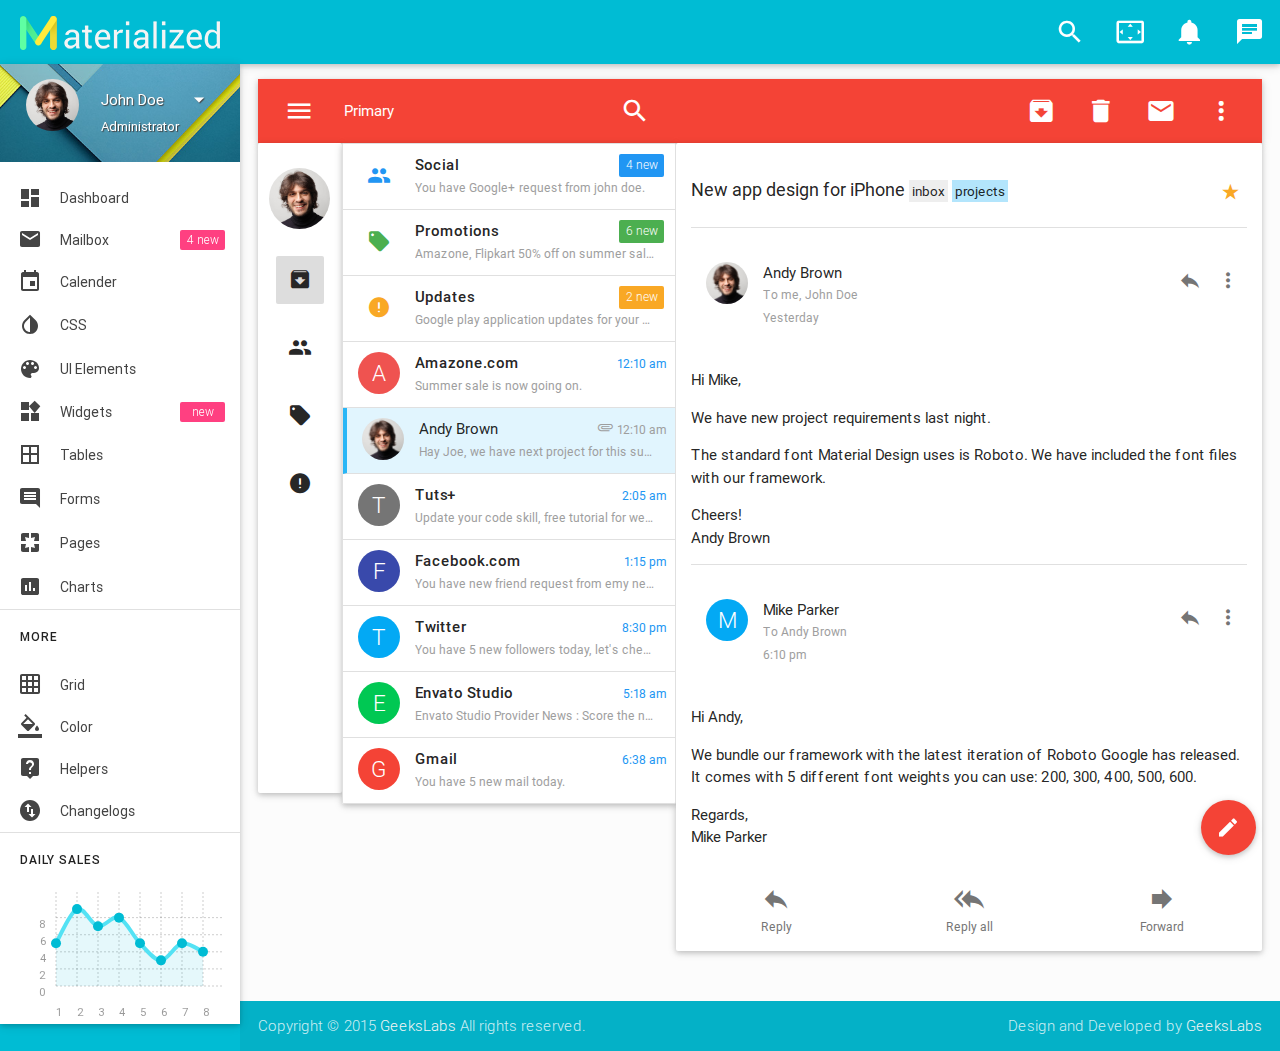
<file: static/admin/app-email.html>
<!DOCTYPE html>
<html lang="en">

<!--================================================================================
	Item Name: Materialize - Material Design Admin Template
	Version: 1.0
	Author: GeeksLabs
	Author URL: http://www.themeforest.net/user/geekslabs
================================================================================ -->

<head>
  <meta http-equiv="Content-Type" content="text/html; charset=UTF-8">
  <meta name="viewport" content="width=device-width, initial-scale=1, maximum-scale=1.0, user-scalable=no">
  <meta http-equiv="X-UA-Compatible" content="IE=edge">
  <meta name="msapplication-tap-highlight" content="no">
  <meta name="description" content="Materialize is a Material Design Admin Template,It's modern, responsive and based on Material Design by Google. ">
  <meta name="keywords" content="materialize, admin template, dashboard template, flat admin template, responsive admin template,">
  <title>Materialize - Material Design Admin Template</title>

  <!-- Favicons-->
  <link rel="icon" href="images/favicon/favicon-32x32.png" sizes="32x32">
  <!-- Favicons-->
  <link rel="apple-touch-icon-precomposed" href="images/favicon/apple-touch-icon-152x152.png">
  <!-- For iPhone -->
  <meta name="msapplication-TileColor" content="#00bcd4">
  <meta name="msapplication-TileImage" content="images/favicon/mstile-144x144.png">
  <!-- For Windows Phone -->


  <!-- CORE CSS-->
  
  <link href="css/materialize.css" type="text/css" rel="stylesheet" media="screen,projection">
  <link href="css/style.css" type="text/css" rel="stylesheet" media="screen,projection">


  <!-- INCLUDED PLUGIN CSS ON THIS PAGE -->
  <link href="css/prism.css" type="text/css" rel="stylesheet" media="screen,projection">
  <link href="js/plugins/perfect-scrollbar/perfect-scrollbar.css" type="text/css" rel="stylesheet" media="screen,projection">
  <link href="js/plugins/chartist-js/chartist.min.css" type="text/css" rel="stylesheet" media="screen,projection">
</head>

<body>
  <!-- Start Page Loading -->
    <div id="loader-wrapper">
        <div id="loader"></div>        
        <div class="loader-section section-left"></div>
        <div class="loader-section section-right"></div>
    </div>
    <!-- End Page Loading -->

  <!-- //////////////////////////////////////////////////////////////////////////// -->

  <!-- START HEADER -->
  <header id="header" class="page-topbar">
        <!-- start header nav-->
        <div class="navbar-fixed">
            <nav class="cyan">
                <div class="nav-wrapper">
                    <h1 class="logo-wrapper"><a href="index.html" class="brand-logo darken-1"><img src="images/materialize-logo.png" alt="materialize logo"></a> <span class="logo-text">Materialize</span></h1>
                    <ul class="right hide-on-med-and-down">
                        <li class="search-out">
                            <input type="text" class="search-out-text">
                        </li>
                        <li>    
                            <a href="javascript:void(0);" class="waves-effect waves-block waves-light show-search"><i class="mdi-action-search"></i></a>                              
                        </li>
                        <li><a href="javascript:void(0);" class="waves-effect waves-block waves-light toggle-fullscreen"><i class="mdi-action-settings-overscan"></i></a>
                        </li>
                        <li><a href="javascript:void(0);" class="waves-effect waves-block waves-light"><i class="mdi-social-notifications"></i></a>
                        </li>
                        <!-- Dropdown Trigger -->                        
                        <li><a href="#" data-activates="chat-out" class="waves-effect waves-block waves-light chat-collapse"><i class="mdi-communication-chat"></i></a>
                        </li>
                    </ul>
                </div>
            </nav>
        </div>
        <!-- end header nav-->
  </header>
  <!-- END HEADER -->

  <!-- //////////////////////////////////////////////////////////////////////////// -->

  <!-- START MAIN -->
  <div id="main">
    <!-- START WRAPPER -->
    <div class="wrapper">

      <!-- START LEFT SIDEBAR NAV-->
      <aside id="left-sidebar-nav">
        <ul id="slide-out" class="side-nav fixed leftside-navigation">
            <li class="user-details cyan darken-2">
                <div class="row">
                    <div class="col col s4 m4 l4">
                        <img src="images/avatar.jpg" alt="" class="circle responsive-img valign profile-image">
                    </div>
                    <div class="col col s8 m8 l8">
                        <ul id="profile-dropdown" class="dropdown-content">
                            <li><a href="#"><i class="mdi-action-face-unlock"></i> Profile</a>
                            </li>
                            <li><a href="#"><i class="mdi-action-settings"></i> Settings</a>
                            </li>
                            <li><a href="#"><i class="mdi-communication-live-help"></i> Help</a>
                            </li>
                            <li class="divider"></li>
                            <li><a href="#"><i class="mdi-action-lock-outline"></i> Lock</a>
                            </li>
                            <li><a href="#"><i class="mdi-hardware-keyboard-tab"></i> Logout</a>
                            </li>
                        </ul>
                        <a class="btn-flat dropdown-button waves-effect waves-light white-text profile-btn" href="#" data-activates="profile-dropdown">John Doe<i class="mdi-navigation-arrow-drop-down right"></i></a>
                        <p class="user-roal">Administrator</p>
                    </div>
                </div>
            </li>
            <li class="bold"><a href="index.html" class="waves-effect waves-cyan"><i class="mdi-action-dashboard"></i> Dashboard</a>
            </li>
            <li class="bold"><a href="app-email.html" class="waves-effect waves-cyan"><i class="mdi-communication-email"></i> Mailbox <span class="new badge">4</span></a>
            </li>
            <li class="bold"><a href="app-calendar.html" class="waves-effect waves-cyan"><i class="mdi-editor-insert-invitation"></i> Calender</a>
            </li>
            <li class="no-padding">
                <ul class="collapsible collapsible-accordion">
                    <li class="bold"><a class="collapsible-header waves-effect waves-cyan"><i class="mdi-action-invert-colors"></i> CSS</a>
                        <div class="collapsible-body">
                            <ul>
                                <li><a href="css-typography.html">Typography</a>
                                </li>                                        
                                <li><a href="css-icons.html">Icons</a>
                                </li>
                                <li><a href="css-shadow.html">Shadow</a>
                                </li>
                                <li><a href="css-media.html">Media</a>
                                </li>
                                <li><a href="css-sass.html">Sass</a>
                                </li>
                            </ul>
                        </div>
                    </li>
                    <li class="bold"><a class="collapsible-header  waves-effect waves-cyan"><i class="mdi-image-palette"></i> UI Elements</a>
                        <div class="collapsible-body">
                            <ul>
                                <li><a href="ui-buttons.html">Buttons</a>
                                </li>
                                <li><a href="ui-badges.html">Badges</a>
                                </li>
                                <li><a href="ui-cards.html">Cards</a>
                                </li>
                                <li><a href="ui-collections.html">Collections</a>
                                </li>
                                <li><a href="ui-accordions.html">Accordian</a>
                                </li>                                        
                                <li><a href="ui-navbar.html">Navbar</a>
                                </li>
                                <li><a href="ui-pagination.html">Pagination</a>
                                </li>
                                <li><a href="ui-preloader.html">Preloader</a>
                                </li>
                                <li><a href="ui-modals.html">Modals</a>
                                </li>
                                <li><a href="ui-media.html">Media</a>
                                </li>
                                <li><a href="ui-toasts.html">Toasts</a>
                                </li>
                                <li><a href="ui-tooltip.html">Tooltip</a>
                                </li>
                            </ul>
                        </div>
                    </li>
                    <li class="bold"><a href="app-widget.html" class="waves-effect waves-cyan"><i class="mdi-device-now-widgets"></i> Widgets <span class="new badge"></span></a>
                    </li>
                    <li class="bold"><a class="collapsible-header  waves-effect waves-cyan"><i class="mdi-editor-border-all"></i> Tables</a>
                        <div class="collapsible-body">
                            <ul>
                                <li><a href="table-basic.html">Basic Tables</a>
                                </li>
                                <li><a href="table-data.html">Data Tables</a>
                                </li>
                            </ul>
                        </div>
                    </li>
                    <li class="bold"><a class="collapsible-header  waves-effect waves-cyan"><i class="mdi-editor-insert-comment"></i> Forms</a>
                        <div class="collapsible-body">
                            <ul>
                                <li><a href="form-elements.html">Form Elements</a>
                                </li>
                                <li><a href="form-layouts.html">Form Layouts</a>
                                </li>
                            </ul>
                        </div>
                    </li>
                    <li class="bold"><a class="collapsible-header  waves-effect waves-cyan"><i class="mdi-social-pages"></i> Pages</a>
                        <div class="collapsible-body">
                            <ul>                                        
                                <li><a href="page-login.html">Login</a>
                                </li>
                                <li><a href="page-register.html">Register</a>
                                </li>
                                <li><a href="page-lock-screen.html">Lock Screen</a>
                                </li>
                                <li><a href="page-invoice.html">Invoice</a>
                                </li>
                                <li><a href="page-404.html">404</a>
                                </li>
                                <li><a href="page-500.html">500</a>
                                </li>
                                <li><a href="page-blank.html">Blank</a>
                                </li>
                            </ul>
                        </div>
                    </li>
                    <li class="bold"><a class="collapsible-header waves-effect waves-cyan"><i class="mdi-editor-insert-chart"></i> Charts</a>
                        <div class="collapsible-body">
                            <ul>
                                <li><a href="charts-chartjs.html">Chart JS</a>
                                </li>
                                <li><a href="charts-chartist.html">Chartist</a>
                                </li>
                                <li><a href="charts-morris.html">Morris Charts</a>
                                </li>
                                <li><a href="charts-xcharts.html">xCharts</a>
                                </li>
                                <li><a href="charts-flotcharts.html">Flot Charts</a>
                                </li>
                                <li><a href="charts-sparklines.html">Sparkline Charts</a>
                                </li>
                            </ul>
                        </div>
                    </li>
                </ul>
            </li>
            <li class="li-hover"><div class="divider"></div></li>
            <li class="li-hover"><p class="ultra-small margin more-text">MORE</p></li>
            <li><a href="css-grid.html"><i class="mdi-image-grid-on"></i> Grid</a>
            </li>
            <li><a href="css-color.html"><i class="mdi-editor-format-color-fill"></i> Color</a>
            </li>
            <li><a href="css-helpers.html"><i class="mdi-communication-live-help"></i> Helpers</a>
            </li>
            <li><a href="changelogs.html"><i class="mdi-action-swap-vert-circle"></i> Changelogs</a>
            </li>
            <li class="li-hover"><div class="divider"></div></li>
            <li class="li-hover"><p class="ultra-small margin more-text">Daily Sales</p></li>
            <li class="li-hover">
                <div class="row">
                    <div class="col s12 m12 l12">
                        <div class="sample-chart-wrapper">                            
                            <div class="ct-chart ct-golden-section" id="ct2-chart"></div>
                        </div>
                    </div>
                </div>
            </li>
        </ul>
        <a href="#" data-activates="slide-out" class="sidebar-collapse btn-floating btn-medium waves-effect waves-light hide-on-large-only darken-2"><i class="mdi-navigation-menu" ></i></a>
      </aside>
      <!-- END LEFT SIDEBAR NAV-->

      <!-- //////////////////////////////////////////////////////////////////////////// -->

      <!-- START CONTENT -->
      <section id="content">

        <!--start container-->
        <div class="container">

          <div id="mail-app" class="section">
            <div class="row">
              <div class="col s12">
                <nav class="red">
                  <div class="nav-wrapper">
                    <div class="left col s12 m5 l5">
                      <ul>
                        <li><a href="#!" class="email-menu"><i class="mdi-navigation-menu"></i></a>
                        </li>
                        <li><a href="#!" class="email-type">Primary</a>
                        </li>
                        <li class="right"><a href="#!"><i class="mdi-action-search"></i></a>
                        </li>
                      </ul>
                    </div>
                    <div class="col s12 m7 l7 hide-on-med-and-down">
                      <ul class="right">
                        <li><a href="#!"><i class="mdi-content-archive"></i></a>
                        </li>
                        <li><a href="#!"><i class="mdi-action-delete"></i></a>
                        </li>
                        <li><a href="#!"><i class="mdi-content-mail"></i></a>
                        </li>
                        <li><a href="#!"><i class="mdi-navigation-more-vert"></i></a>
                        </li>
                      </ul>
                    </div>

                  </div>
                </nav>
              </div>
              <div class="col s12">
                <div id="email-sidebar" class="col s2 m1 s1 card-panel">
                  <ul>
                    <li>
                      <img src="images/avatar.jpg" alt="" class="circle responsive-img valign profile-image">
                    </li>
                    <li>
                      <a href="#!"><i class="mdi-content-archive active"></i></a>
                    </li>
                    <li>
                      <a href="#!"><i class="mdi-social-group"></i></a>
                    </li>
                    <li>
                      <a href="#!"><i class="mdi-maps-local-offer"></i></a>
                    </li>
                    <li>
                      <a href="#!"><i class="mdi-alert-error"></i></a>
                    </li>
                  </ul>
                </div>
                <div id="email-list" class="col s10 m4 l4 card-panel z-depth-1">
                  <ul class="collection">
                    <li class="collection-item avatar email-unread">
                      <i class="mdi-social-group icon blue-text"></i>
                      <span class="email-title">Social</span>
                      <p class="truncate grey-text ultra-small">You have Google+ request from john doe.</p>
                      <a href="#!" class="secondary-content"><span class="new badge blue">4</span></a>
                    </li>
                    <li class="collection-item avatar email-unread">
                      <i class="mdi-maps-local-offer icon green-text"></i>
                      <span class="email-title">Promotions</span>
                      <p class="truncate grey-text ultra-small">Amazone, Flipkart 50% off on summer sale.</p>
                      <a href="#!" class="secondary-content"><span class="new badge green">6</span></a>
                    </li>
                    <li class="collection-item avatar email-unread">
                      <i class="mdi-alert-error icon yellow-text text-darken-3"></i>
                      <span class="email-title">Updates</span>
                      <p class="truncate grey-text ultra-small">Google play application updates for your mobile.</p>
                      <a href="#!" class="secondary-content"><span class="new badge yellow darken-3">2</span></a>
                    </li>
                    <li class="collection-item avatar email-unread">
                      <span class="circle red lighten-1">A</span>
                      <span class="email-title">Amazone.com</span>
                      <p class="truncate grey-text ultra-small">Summer sale is now going on.</p>
                      <a href="#!" class="secondary-content email-time"><span class="blue-text ultra-small">12:10 am</span></a>
                    </li>
                    <li class="collection-item avatar selected">
                      <img src="images/avatar.jpg" alt="" class="circle">
                      <span class="email-title">Andy Brown</span>
                      <p class="truncate grey-text ultra-small">Hay Joe, we have next project for this summer.</p>
                      <a href="#!" class="secondary-content email-time"><i class="mdi-editor-attach-file attach-file"></i> <span class="grey-text ultra-small">12:10 am</span></a>
                    </li>
                    <li class="collection-item avatar email-unread">
                      <span class="circle grey darken-1">T</span>
                      <span class="email-title">Tuts+</span>
                      <p class="truncate grey-text ultra-small">Update your code skill, free tutorial for web development.</p>
                      <a href="#!" class="secondary-content email-time"><span class="blue-text ultra-small">2:05 am</span></a>
                    </li>
                    <li class="collection-item avatar email-unread">
                      <span class="circle indigo darken-1">F</span>
                      <span class="email-title">Facebook.com</span>
                      <p class="truncate grey-text ultra-small">You have new friend request from emy nelson.</p>
                      <a href="#!" class="secondary-content email-time"><span class="blue-text ultra-small">1:15 pm</span></a>
                    </li>
                    <li class="collection-item avatar email-unread">
                      <span class="circle light-blue">T</span>
                      <span class="email-title">Twitter</span>
                      <p class="truncate grey-text ultra-small">You have 5 new followers today, let's check it out.</p>
                      <a href="#!" class="secondary-content email-time"><span class="blue-text ultra-small">8:30 pm</span></a>
                    </li>
                    <li class="collection-item avatar email-unread">
                      <span class="circle green accent-4">E</span>
                      <span class="email-title">Envato Studio</span>
                      <p class="truncate grey-text ultra-small">Envato Studio Provider News : Score the new stuff.</p>
                      <a href="#!" class="secondary-content email-time"><span class="blue-text ultra-small">5:18 am</span></a>
                    </li>
                    <li class="collection-item avatar email-unread">
                      <span class="circle red">G</span>
                      <span class="email-title">Gmail</span>
                      <p class="truncate grey-text ultra-small">You have 5 new mail today.</p>
                      <a href="#!" class="secondary-content email-time"><span class="blue-text ultra-small">6:38 am</span></a>
                    </li>
                  </ul>
                </div>
                <div id="email-details" class="col s12 m7 l7 card-panel">
                  <p class="email-subject truncate">New app design for iPhone <span class="email-tag grey lighten-3">inbox</span> <span class="email-tag  light-blue lighten-4">projects</span> <i class="mdi-action-star-rate yellow-text text-darken-3 right"></i>
                  </p>
                  <hr class="grey-text text-lighten-2">
                  <div class="email-content-wrap">
                    <div class="row">
                      <div class="col s10 m10 l10">
                        <ul class="collection">
                          <li class="collection-item avatar">
                            <img src="images/avatar.jpg" alt="" class="circle">
                            <span class="email-title">Andy Brown</span>
                            <p class="truncate grey-text ultra-small">To me, John Doe</p>
                            <p class="grey-text ultra-small">Yesterday</p>
                          </li>
                        </ul>
                      </div>
                      <div class="col s2 m2 l2 email-actions">
                        <a href="#!"><span><i class="mdi-content-reply"></i></span></a>
                        <a href="#!"><span><i class="mdi-navigation-more-vert"></i></span></a>
                      </div>
                    </div>
                    <div class="email-content">
                      <p>Hi Mike,</p>
                      <p>We have new project requirements last night.</p>
                      <p>The standard font Material Design uses is Roboto. We have included the font files with our framework.</p>
                      <p>Cheers!
                        <br>Andy Brown</p>
                    </div>
                  </div>
                  <hr>
                  <div class="email-content-wrap">
                    <div class="row">
                      <div class="col s10 m10 l10">
                        <ul class="collection">
                          <li class="collection-item avatar">
                            <span class="circle light-blue">M</span>
                            <span class="email-title">Mike Parker</span>
                            <p class="truncate grey-text ultra-small">To Andy Brown</p>
                            <p class="grey-text ultra-small">6:10 pm</p>
                          </li>
                        </ul>
                      </div>
                      <div class="col s2 m2 l2 email-actions">
                        <a href="#!"><span><i class="mdi-content-reply"></i></span></a>
                        <a href="#!"><span><i class="mdi-navigation-more-vert"></i></span></a>
                      </div>
                    </div>
                    <div class="email-content">
                      <p>Hi Andy,</p>
                      <p>We bundle our framework with the latest iteration of Roboto Google has released. It comes with 5 different font weights you can use: 200, 300, 400, 500, 600.</p>
                      <p>Regards,
                        <br>Mike Parker</p>
                    </div>
                  </div>
                  <div class="email-reply">
                    <div class="row">
                      <div class="col s4 m4 l4 center-align">
                        <a href="!#"><i class="mdi-content-reply"></i></a>
                        <p class="ultra-small">Reply</p>
                      </div>
                      <div class="col s4 m4 l4 center-align">
                        <a href="!#"><i class="mdi-content-reply-all"></i></a>
                        <p class="ultra-small">Reply all</p>
                      </div>
                      <div class="col s4 m4 l4 center-align">
                        <a href="!#"><i class="mdi-content-forward"></i></a>
                        <p class="ultra-small">Forward</p>
                      </div>
                    </div>
                  </div>

                </div>
              </div>
            </div>

            <!-- Compose Email Trigger -->
            <div class="fixed-action-btn" style="bottom: 45px; right: 24px;">
              <a class="btn-floating btn-large red modal-trigger" href="#modal1">
                <i class="large mdi-editor-mode-edit"></i>
              </a>
            </div>



            <!-- Compose Email Structure -->
            <div id="modal1" class="modal">
              <div class="modal-content">
                <nav class="red">
                  <div class="nav-wrapper">
                    <div class="left col s12 m5 l5">
                      <ul>
                        <li><a href="#!" class="email-menu"><i class="modal-action modal-close  mdi-hardware-keyboard-backspace"></i></a>
                        </li>
                        <li><a href="#!" class="email-type">Compose</a>
                        </li>
                      </ul>
                    </div>
                    <div class="col s12 m7 l7 hide-on-med-and-down">
                      <ul class="right">
                        <li><a href="#!"><i class="mdi-editor-attach-file"></i></a>
                        </li>
                        <li><a href="#!"><i class="modal-action modal-close  mdi-content-send"></i></a>
                        </li>
                        <li><a href="#!"><i class="mdi-navigation-more-vert"></i></a>
                        </li>
                      </ul>
                    </div>

                  </div>
                </nav>
              </div>
              <div class="model-email-content">
                <div class="row">
                  <form class="col s12">
                    <!--<div class="row">
                      <div class="input-field col s12">
                        <input id="from_email" type="email" class="validate">
                        <label for="from_email">From</label>
                      </div>
                    </div> -->
                    <div class="row">
                      <div class="input-field col s12">
                        <input id="to_email" type="email" class="validate">
                        <label for="to_email">To</label>
                      </div>
                    </div>
                    <div class="row">
                      <div class="input-field col s12">
                        <input id="subject" type="text" class="validate">
                        <label for="subject">Subject</label>
                      </div>
                    </div>
                    <div class="row">
                      <div class="input-field col s12">
                        <textarea id="compose" class="materialize-textarea" length="500"></textarea>
                        <label for="compose">Compose email</label>
                      </div>
                    </div>
                  </form>
                </div>
              </div>
            </div>
        </div>
    </div>
    <!--end container-->

    </section>
    <!-- END CONTENT -->

    <!-- //////////////////////////////////////////////////////////////////////////// -->
    <!-- START RIGHT SIDEBAR NAV-->
    <aside id="right-sidebar-nav">
        <ul id="chat-out" class="side-nav rightside-navigation">
            <li class="li-hover">
            <a href="#" data-activates="chat-out" class="chat-close-collapse right"><i class="mdi-navigation-close"></i></a>
            <div id="right-search" class="row">
                <form class="col s12">
                    <div class="input-field">
                        <i class="mdi-action-search prefix"></i>
                        <input id="icon_prefix" type="text" class="validate">
                        <label for="icon_prefix">Search</label>
                    </div>
                </form>
            </div>
            </li>
            <li class="li-hover">
                <ul class="chat-collapsible" data-collapsible="expandable">
                <li>
                    <div class="collapsible-header teal white-text active"><i class="mdi-social-whatshot"></i>Recent Activity</div>
                    <div class="collapsible-body recent-activity">
                        <div class="recent-activity-list chat-out-list row">
                            <div class="col s3 recent-activity-list-icon"><i class="mdi-action-add-shopping-cart"></i>
                            </div>
                            <div class="col s9 recent-activity-list-text">
                                <a href="#">just now</a>
                                <p>Jim Doe Purchased new equipments for zonal office.</p>
                            </div>
                        </div>
                        <div class="recent-activity-list chat-out-list row">
                            <div class="col s3 recent-activity-list-icon"><i class="mdi-device-airplanemode-on"></i>
                            </div>
                            <div class="col s9 recent-activity-list-text">
                                <a href="#">Yesterday</a>
                                <p>Your Next flight for USA will be on 15th August 2015.</p>
                            </div>
                        </div>
                        <div class="recent-activity-list chat-out-list row">
                            <div class="col s3 recent-activity-list-icon"><i class="mdi-action-settings-voice"></i>
                            </div>
                            <div class="col s9 recent-activity-list-text">
                                <a href="#">5 Days Ago</a>
                                <p>Natalya Parker Send you a voice mail for next conference.</p>
                            </div>
                        </div>
                        <div class="recent-activity-list chat-out-list row">
                            <div class="col s3 recent-activity-list-icon"><i class="mdi-action-store"></i>
                            </div>
                            <div class="col s9 recent-activity-list-text">
                                <a href="#">Last Week</a>
                                <p>Jessy Jay open a new store at S.G Road.</p>
                            </div>
                        </div>
                        <div class="recent-activity-list chat-out-list row">
                            <div class="col s3 recent-activity-list-icon"><i class="mdi-action-settings-voice"></i>
                            </div>
                            <div class="col s9 recent-activity-list-text">
                                <a href="#">5 Days Ago</a>
                                <p>Natalya Parker Send you a voice mail for next conference.</p>
                            </div>
                        </div>
                    </div>
                </li>
                <li>
                    <div class="collapsible-header light-blue white-text active"><i class="mdi-editor-attach-money"></i>Sales Repoart</div>
                    <div class="collapsible-body sales-repoart">
                        <div class="sales-repoart-list  chat-out-list row">
                            <div class="col s8">Target Salse</div>
                            <div class="col s4"><span id="sales-line-1"></span>
                            </div>
                        </div>
                        <div class="sales-repoart-list chat-out-list row">
                            <div class="col s8">Payment Due</div>
                            <div class="col s4"><span id="sales-bar-1"></span>
                            </div>
                        </div>
                        <div class="sales-repoart-list chat-out-list row">
                            <div class="col s8">Total Delivery</div>
                            <div class="col s4"><span id="sales-line-2"></span>
                            </div>
                        </div>
                        <div class="sales-repoart-list chat-out-list row">
                            <div class="col s8">Total Progress</div>
                            <div class="col s4"><span id="sales-bar-2"></span>
                            </div>
                        </div>
                    </div>
                </li>
                <li>
                    <div class="collapsible-header red white-text"><i class="mdi-action-stars"></i>Favorite Associates</div>
                    <div class="collapsible-body favorite-associates">
                        <div class="favorite-associate-list chat-out-list row">
                            <div class="col s4"><img src="images/avatar.jpg" alt="" class="circle responsive-img online-user valign profile-image">
                            </div>
                            <div class="col s8">
                                <p>Eileen Sideways</p>
                                <p class="place">Los Angeles, CA</p>
                            </div>
                        </div>
                        <div class="favorite-associate-list chat-out-list row">
                            <div class="col s4"><img src="images/avatar.jpg" alt="" class="circle responsive-img online-user valign profile-image">
                            </div>
                            <div class="col s8">
                                <p>Zaham Sindil</p>
                                <p class="place">San Francisco, CA</p>
                            </div>
                        </div>
                        <div class="favorite-associate-list chat-out-list row">
                            <div class="col s4"><img src="images/avatar.jpg" alt="" class="circle responsive-img offline-user valign profile-image">
                            </div>
                            <div class="col s8">
                                <p>Renov Leongal</p>
                                <p class="place">Cebu City, Philippines</p>
                            </div>
                        </div>
                        <div class="favorite-associate-list chat-out-list row">
                            <div class="col s4"><img src="images/avatar.jpg" alt="" class="circle responsive-img online-user valign profile-image">
                            </div>
                            <div class="col s8">
                                <p>Weno Carasbong</p>
                                <p>Tokyo, Japan</p>
                            </div>
                        </div>
                        <div class="favorite-associate-list chat-out-list row">
                            <div class="col s4"><img src="images/avatar.jpg" alt="" class="circle responsive-img offline-user valign profile-image">
                            </div>
                            <div class="col s8">
                                <p>Nusja Nawancali</p>
                                <p class="place">Bangkok, Thailand</p>
                            </div>
                        </div>
                    </div>
                </li>
                </ul>
            </li>
        </ul>
      </aside>
    <!-- LEFT RIGHT SIDEBAR NAV-->

  </div>
  <!-- END WRAPPER -->

  </div>
  <!-- END MAIN -->



  <!-- //////////////////////////////////////////////////////////////////////////// -->

  <!-- START FOOTER -->
  <footer class="page-footer">
    <div class="footer-copyright">
      <div class="container">
        <span>Copyright © 2015 <a class="grey-text text-lighten-4" href="http://themeforest.net/user/geekslabs/portfolio?ref=geekslabs" target="_blank">GeeksLabs</a> All rights reserved.</span>
        <span class="right"> Design and Developed by <a class="grey-text text-lighten-4" href="http://geekslabs.com/">GeeksLabs</a></span>
        </div>
    </div>
  </footer>
    <!-- END FOOTER -->



    <!-- ================================================
    Scripts
    ================================================ -->
    
    <!-- jQuery Library -->
    <script type="text/javascript" src="js/jquery-1.11.2.min.js"></script>    
    <!--materialize js-->
    <script type="text/javascript" src="js/materialize.js"></script>
    <!--prism-->
    <script type="text/javascript" src="js/prism.js"></script>
    <!--scrollbar-->
    <script type="text/javascript" src="js/plugins/perfect-scrollbar/perfect-scrollbar.min.js"></script>
    <!-- chartist -->
    <script type="text/javascript" src="js/plugins/chartist-js/chartist.min.js"></script>   
    
    <!--plugins.js - Some Specific JS codes for Plugin Settings-->
    <script type="text/javascript" src="js/plugins.js"></script>
    
</body>

</html>
</file>
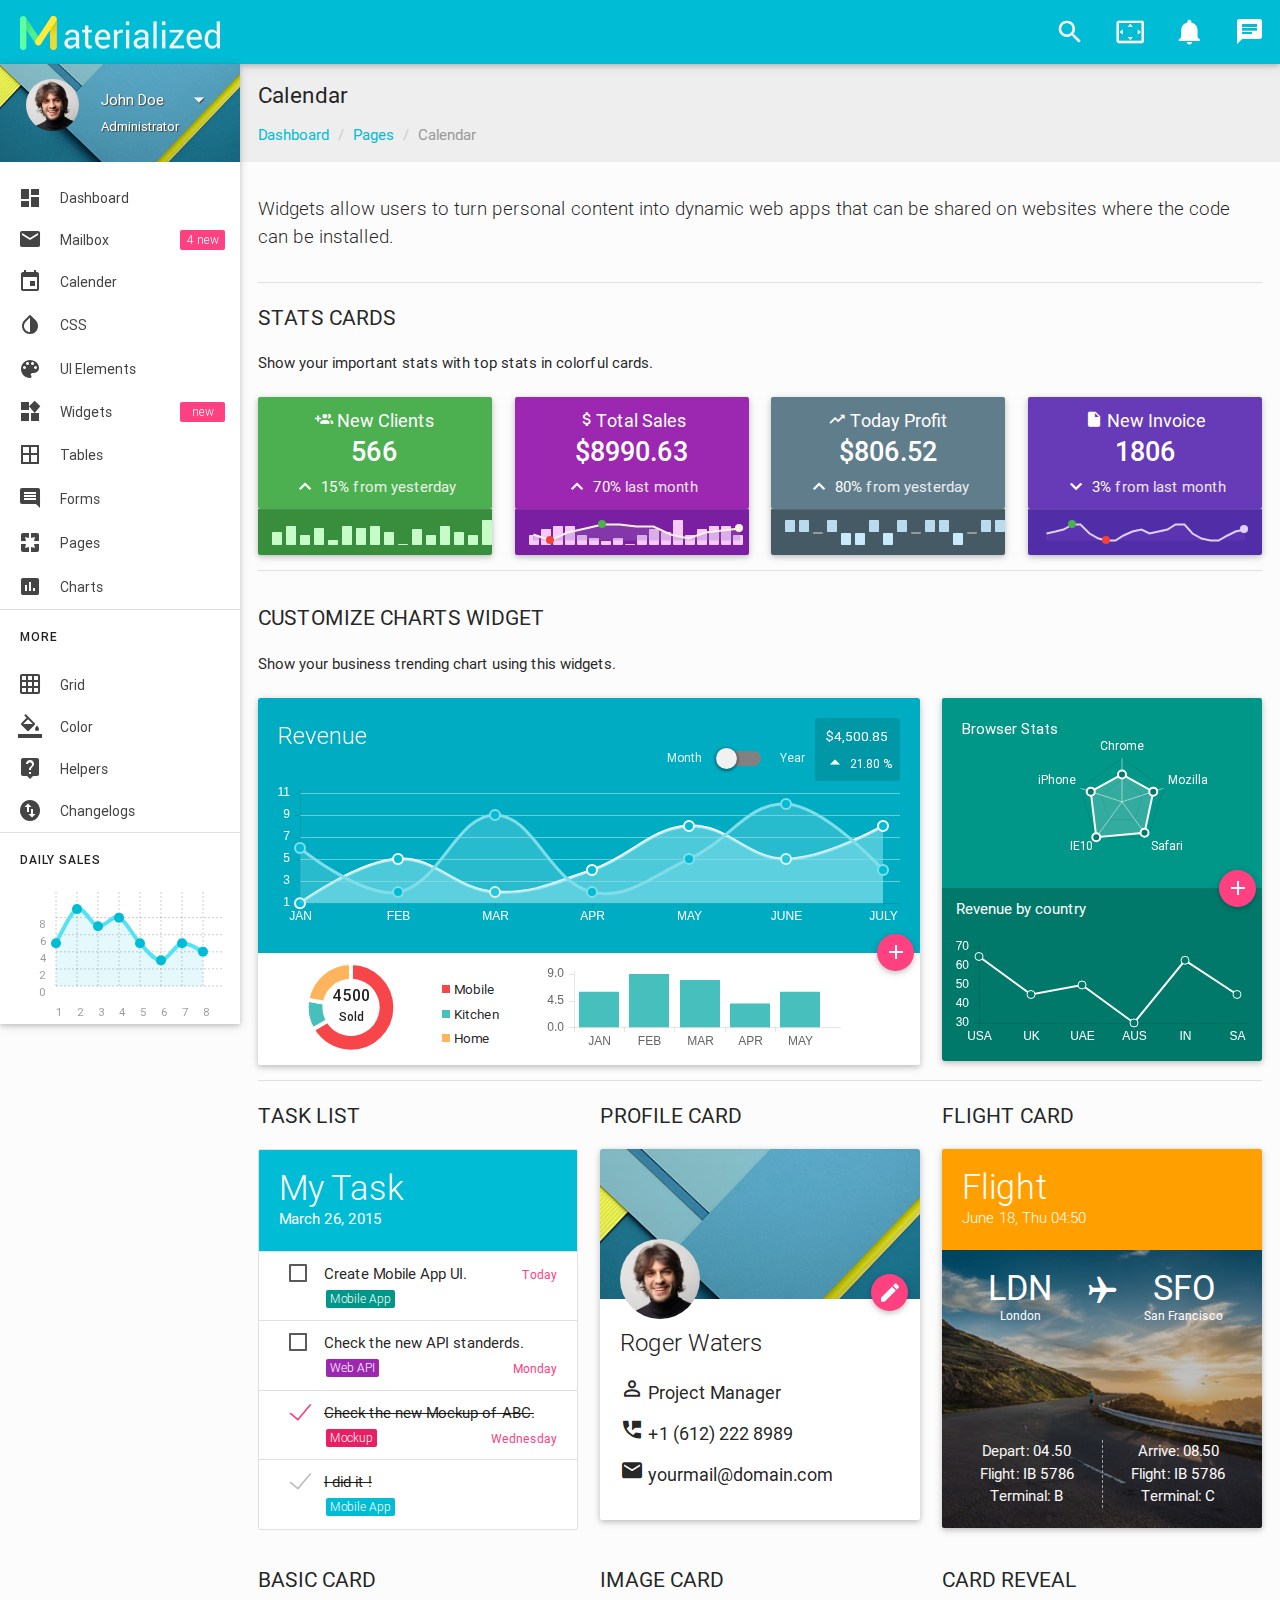
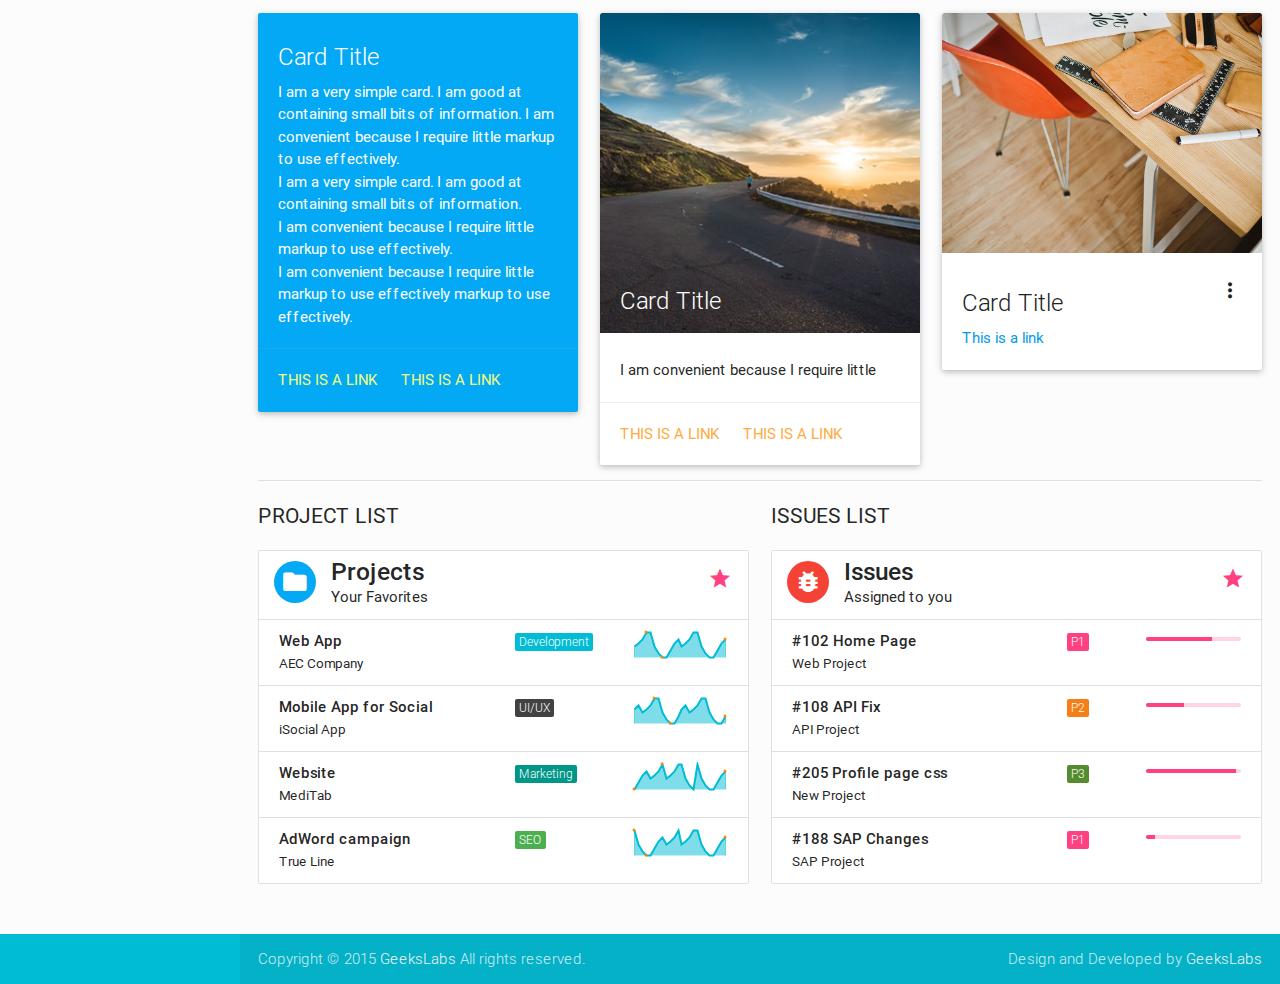
<file: static/admin/app-widget.html>
<!DOCTYPE html>
<html lang="en">

<!--================================================================================
	Item Name: Materialize - Material Design Admin Template
	Version: 1.0
	Author: GeeksLabs
	Author URL: http://www.themeforest.net/user/geekslabs
================================================================================ -->

<head>
  <meta http-equiv="Content-Type" content="text/html; charset=UTF-8">
  <meta name="viewport" content="width=device-width, initial-scale=1, maximum-scale=1.0, user-scalable=no">
  <meta http-equiv="X-UA-Compatible" content="IE=edge">
  <meta name="msapplication-tap-highlight" content="no">
  <meta name="description" content="Materialize is a Material Design Admin Template,It's modern, responsive and based on Material Design by Google. ">
  <meta name="keywords" content="materialize, admin template, dashboard template, flat admin template, responsive admin template,">
  <title>Widget | Materialize - Material Design Admin Template</title>

  <!-- Favicons-->
  <link rel="icon" href="images/favicon/favicon-32x32.png" sizes="32x32">
  <!-- Favicons-->
  <link rel="apple-touch-icon-precomposed" href="images/favicon/apple-touch-icon-152x152.png">
  <!-- For iPhone -->
  <meta name="msapplication-TileColor" content="#00bcd4">
  <meta name="msapplication-TileImage" content="images/favicon/mstile-144x144.png">
  <!-- For Windows Phone -->


  <!-- CORE CSS-->
  
  <link href="css/materialize.css" type="text/css" rel="stylesheet" media="screen,projection">
  <link href="css/style.css" type="text/css" rel="stylesheet" media="screen,projection">


  <!-- INCLUDED PLUGIN CSS ON THIS PAGE -->
  <link href="css/prism.css" type="text/css" rel="stylesheet" media="screen,projection">
  <link href="js/plugins/perfect-scrollbar/perfect-scrollbar.css" type="text/css" rel="stylesheet" media="screen,projection">
  <link href="js/plugins/chartist-js/chartist.min.css" type="text/css" rel="stylesheet" media="screen,projection">


</head>

<body>
  <!-- Start Page Loading -->
    <div id="loader-wrapper">
        <div id="loader"></div>        
        <div class="loader-section section-left"></div>
        <div class="loader-section section-right"></div>
    </div>
    <!-- End Page Loading -->

  <!-- //////////////////////////////////////////////////////////////////////////// -->

  <!-- START HEADER -->
  <header id="header" class="page-topbar">
        <!-- start header nav-->
        <div class="navbar-fixed">
            <nav class="cyan">
                <div class="nav-wrapper">
                    <h1 class="logo-wrapper"><a href="index.html" class="brand-logo darken-1"><img src="images/materialize-logo.png" alt="materialize logo"></a> <span class="logo-text">Materialize</span></h1>
                    <ul class="right hide-on-med-and-down">
                        <li class="search-out">
                            <input type="text" class="search-out-text">
                        </li>
                        <li>    
                            <a href="javascript:void(0);" class="waves-effect waves-block waves-light show-search"><i class="mdi-action-search"></i></a>                              
                        </li>
                        <li><a href="javascript:void(0);" class="waves-effect waves-block waves-light toggle-fullscreen"><i class="mdi-action-settings-overscan"></i></a>
                        </li>
                        <li><a href="javascript:void(0);" class="waves-effect waves-block waves-light"><i class="mdi-social-notifications"></i></a>
                        </li>
                        <!-- Dropdown Trigger -->                        
                        <li><a href="#" data-activates="chat-out" class="waves-effect waves-block waves-light chat-collapse"><i class="mdi-communication-chat"></i></a>
                        </li>
                    </ul>
                </div>
            </nav>
        </div>
        <!-- end header nav-->
  </header>
  <!-- END HEADER -->

  <!-- //////////////////////////////////////////////////////////////////////////// -->

  <!-- START MAIN -->
  <div id="main">
    <!-- START WRAPPER -->
    <div class="wrapper">

      <!-- START LEFT SIDEBAR NAV-->
      <aside id="left-sidebar-nav">
        <ul id="slide-out" class="side-nav fixed leftside-navigation">
            <li class="user-details cyan darken-2">
                <div class="row">
                    <div class="col col s4 m4 l4">
                        <img src="images/avatar.jpg" alt="" class="circle responsive-img valign profile-image">
                    </div>
                    <div class="col col s8 m8 l8">
                        <ul id="profile-dropdown" class="dropdown-content">
                            <li><a href="#"><i class="mdi-action-face-unlock"></i> Profile</a>
                            </li>
                            <li><a href="#"><i class="mdi-action-settings"></i> Settings</a>
                            </li>
                            <li><a href="#"><i class="mdi-communication-live-help"></i> Help</a>
                            </li>
                            <li class="divider"></li>
                            <li><a href="#"><i class="mdi-action-lock-outline"></i> Lock</a>
                            </li>
                            <li><a href="#"><i class="mdi-hardware-keyboard-tab"></i> Logout</a>
                            </li>
                        </ul>
                        <a class="btn-flat dropdown-button waves-effect waves-light white-text profile-btn" href="#" data-activates="profile-dropdown">John Doe<i class="mdi-navigation-arrow-drop-down right"></i></a>
                        <p class="user-roal">Administrator</p>
                    </div>
                </div>
            </li>
            <li class="bold"><a href="index.html" class="waves-effect waves-cyan"><i class="mdi-action-dashboard"></i> Dashboard</a>
            </li>
            <li class="bold"><a href="app-email.html" class="waves-effect waves-cyan"><i class="mdi-communication-email"></i> Mailbox <span class="new badge">4</span></a>
            </li>
            <li class="bold"><a href="app-calendar.html" class="waves-effect waves-cyan"><i class="mdi-editor-insert-invitation"></i> Calender</a>
            </li>
            <li class="no-padding">
                <ul class="collapsible collapsible-accordion">
                    <li class="bold"><a class="collapsible-header waves-effect waves-cyan"><i class="mdi-action-invert-colors"></i> CSS</a>
                        <div class="collapsible-body">
                            <ul>
                                <li><a href="css-typography.html">Typography</a>
                                </li>                                        
                                <li><a href="css-icons.html">Icons</a>
                                </li>
                                <li><a href="css-shadow.html">Shadow</a>
                                </li>
                                <li><a href="css-media.html">Media</a>
                                </li>
                                <li><a href="css-sass.html">Sass</a>
                                </li>
                            </ul>
                        </div>
                    </li>
                    <li class="bold"><a class="collapsible-header  waves-effect waves-cyan"><i class="mdi-image-palette"></i> UI Elements</a>
                        <div class="collapsible-body">
                            <ul>
                                <li><a href="ui-buttons.html">Buttons</a>
                                </li>
                                <li><a href="ui-badges.html">Badges</a>
                                </li>
                                <li><a href="ui-cards.html">Cards</a>
                                </li>
                                <li><a href="ui-collections.html">Collections</a>
                                </li>
                                <li><a href="ui-accordions.html">Accordian</a>
                                </li>                                        
                                <li><a href="ui-navbar.html">Navbar</a>
                                </li>
                                <li><a href="ui-pagination.html">Pagination</a>
                                </li>
                                <li><a href="ui-preloader.html">Preloader</a>
                                </li>
                                <li><a href="ui-modals.html">Modals</a>
                                </li>
                                <li><a href="ui-media.html">Media</a>
                                </li>
                                <li><a href="ui-toasts.html">Toasts</a>
                                </li>
                                <li><a href="ui-tooltip.html">Tooltip</a>
                                </li>
                            </ul>
                        </div>
                    </li>
                    <li class="bold"><a href="app-widget.html" class="waves-effect waves-cyan"><i class="mdi-device-now-widgets"></i> Widgets <span class="new badge"></span></a>
                    </li>
                    <li class="bold"><a class="collapsible-header  waves-effect waves-cyan"><i class="mdi-editor-border-all"></i> Tables</a>
                        <div class="collapsible-body">
                            <ul>
                                <li><a href="table-basic.html">Basic Tables</a>
                                </li>
                                <li><a href="table-data.html">Data Tables</a>
                                </li>
                            </ul>
                        </div>
                    </li>
                    <li class="bold"><a class="collapsible-header  waves-effect waves-cyan"><i class="mdi-editor-insert-comment"></i> Forms</a>
                        <div class="collapsible-body">
                            <ul>
                                <li><a href="form-elements.html">Form Elements</a>
                                </li>
                                <li><a href="form-layouts.html">Form Layouts</a>
                                </li>
                            </ul>
                        </div>
                    </li>
                    <li class="bold"><a class="collapsible-header  waves-effect waves-cyan"><i class="mdi-social-pages"></i> Pages</a>
                        <div class="collapsible-body">
                            <ul>                                        
                                <li><a href="page-login.html">Login</a>
                                </li>
                                <li><a href="page-register.html">Register</a>
                                </li>
                                <li><a href="page-lock-screen.html">Lock Screen</a>
                                </li>
                                <li><a href="page-invoice.html">Invoice</a>
                                </li>
                                <li><a href="page-404.html">404</a>
                                </li>
                                <li><a href="page-500.html">500</a>
                                </li>
                                <li><a href="page-blank.html">Blank</a>
                                </li>
                            </ul>
                        </div>
                    </li>
                    <li class="bold"><a class="collapsible-header waves-effect waves-cyan"><i class="mdi-editor-insert-chart"></i> Charts</a>
                        <div class="collapsible-body">
                            <ul>
                                <li><a href="charts-chartjs.html">Chart JS</a>
                                </li>
                                <li><a href="charts-chartist.html">Chartist</a>
                                </li>
                                <li><a href="charts-morris.html">Morris Charts</a>
                                </li>
                                <li><a href="charts-xcharts.html">xCharts</a>
                                </li>
                                <li><a href="charts-flotcharts.html">Flot Charts</a>
                                </li>
                                <li><a href="charts-sparklines.html">Sparkline Charts</a>
                                </li>
                            </ul>
                        </div>
                    </li>
                </ul>
            </li>
            <li class="li-hover"><div class="divider"></div></li>
            <li class="li-hover"><p class="ultra-small margin more-text">MORE</p></li>
            <li><a href="css-grid.html"><i class="mdi-image-grid-on"></i> Grid</a>
            </li>
            <li><a href="css-color.html"><i class="mdi-editor-format-color-fill"></i> Color</a>
            </li>
            <li><a href="css-helpers.html"><i class="mdi-communication-live-help"></i> Helpers</a>
            </li>
            <li><a href="changelogs.html"><i class="mdi-action-swap-vert-circle"></i> Changelogs</a>
            </li>
            <li class="li-hover"><div class="divider"></div></li>
            <li class="li-hover"><p class="ultra-small margin more-text">Daily Sales</p></li>
            <li class="li-hover">
                <div class="row">
                    <div class="col s12 m12 l12">
                        <div class="sample-chart-wrapper">                            
                            <div class="ct-chart ct-golden-section" id="ct2-chart"></div>
                        </div>
                    </div>
                </div>
            </li>
        </ul>
        <a href="#" data-activates="slide-out" class="sidebar-collapse btn-floating btn-medium waves-effect waves-light hide-on-large-only darken-2"><i class="mdi-navigation-menu" ></i></a>
      </aside>
      <!-- END LEFT SIDEBAR NAV-->

      <!-- //////////////////////////////////////////////////////////////////////////// -->

      <!-- START CONTENT -->
      <section id="content">

        <!--breadcrumbs start-->
        <div id="breadcrumbs-wrapper" class=" grey lighten-3">
          <div class="container">
            <div class="row">
              <div class="col s12 m12 l12">
                <h5 class="breadcrumbs-title">Calendar</h5>
                <ol class="breadcrumb">
                  <li><a href="index.html">Dashboard</a>
                  </li>
                  <li><a href="#">Pages</a>
                  </li>
                  <li class="active">Calendar</li>
                </ol>
              </div>
            </div>
          </div>
        </div>
        <!--breadcrumbs end-->


        <!--start container-->
        <div class="container">
          <div class="section">

            <p class="caption">Widgets allow users to turn personal content into dynamic web apps that can be shared on websites where the code can be installed.</p>
            <div class="divider"></div>
            
            <!--card stats start-->
            <div id="card-stats" class="seaction">
              <h4 class="header">Stats Cards</h4>
              <p> Show your important stats with top stats in colorful cards.</p>
              <div class="row">
                            <div class="col s12 m6 l3">
                                <div class="card">
                                    <div class="card-content  green white-text">
                                        <p class="card-stats-title"><i class="mdi-social-group-add"></i> New Clients</p>
                                        <h4 class="card-stats-number">566</h4>
                                        <p class="card-stats-compare"><i class="mdi-hardware-keyboard-arrow-up"></i> 15% <span class="green-text text-lighten-5">from yesterday</span>
                                        </p>
                                    </div>
                                    <div class="card-action  green darken-2">
                                        <div id="clients-bar"></div>
                                    </div>
                                </div>
                            </div>
                            <div class="col s12 m6 l3">
                                <div class="card">
                                    <div class="card-content purple white-text">
                                        <p class="card-stats-title"><i class="mdi-editor-attach-money"></i>Total Sales</p>
                                        <h4 class="card-stats-number">$8990.63</h4>
                                        <p class="card-stats-compare"><i class="mdi-hardware-keyboard-arrow-up"></i> 70% <span class="purple-text text-lighten-5">last month</span>
                                        </p>
                                    </div>
                                    <div class="card-action purple darken-2">
                                        <div id="sales-compositebar"></div>

                                    </div>
                                </div>
                            </div>                            
                            <div class="col s12 m6 l3">
                                <div class="card">
                                    <div class="card-content blue-grey white-text">
                                        <p class="card-stats-title"><i class="mdi-action-trending-up"></i> Today Profit</p>
                                        <h4 class="card-stats-number">$806.52</h4>
                                        <p class="card-stats-compare"><i class="mdi-hardware-keyboard-arrow-up"></i> 80% <span class="blue-grey-text text-lighten-5">from yesterday</span>
                                        </p>
                                    </div>
                                    <div class="card-action blue-grey darken-2">
                                        <div id="profit-tristate"></div>
                                    </div>
                                </div>
                            </div>
                            <div class="col s12 m6 l3">
                                <div class="card">
                                    <div class="card-content deep-purple white-text">
                                        <p class="card-stats-title"><i class="mdi-editor-insert-drive-file"></i> New Invoice</p>
                                        <h4 class="card-stats-number">1806</h4>
                                        <p class="card-stats-compare"><i class="mdi-hardware-keyboard-arrow-down"></i> 3% <span class="deep-purple-text text-lighten-5">from last month</span>
                                        </p>
                                    </div>
                                    <div class="card-action  deep-purple darken-2">
                                        <div id="invoice-line"></div>
                                    </div>
                                </div>
                            </div>                            
                        </div>
            </div>
            <!--card stats end-->

            <!-- //////////////////////////////////////////////////////////////////////////// -->
            <div class="divider"></div>
            <!--chart dashboard start-->
            <div id="chart-dashboard" class="seaction">
              <h4 class="header">Customize Charts Widget</h4>
              <p>Show your business trending chart using this widgets.</p>
              <div class="row">
                <div class="col s12 m8 l8">
                    <div class="card">
                        <div class="card-move-up waves-effect waves-block waves-light">
                            <div class="move-up cyan darken-1">
                                <div>
                                    <span class="chart-title white-text">Revenue</span>
                                    <div class="chart-revenue cyan darken-2 white-text">
                                        <p class="chart-revenue-total">$4,500.85</p>
                                        <p class="chart-revenue-per"><i class="mdi-navigation-arrow-drop-up"></i> 21.80 %</p>
                                    </div>
                                    <div class="switch chart-revenue-switch right">
                                        <label class="cyan-text text-lighten-5">
                                          Month
                                          <input type="checkbox">
                                          <span class="lever"></span> Year
                                        </label>
                                    </div>
                                </div>
                                <div class="trending-line-chart-wrapper">
                                    <canvas id="trending-line-chart" height="70"></canvas>
                                </div>
                            </div>
                        </div>
                        <div class="card-content">
                            <a class="btn-floating btn-move-up waves-effect waves-light darken-2 right"><i class="mdi-content-add activator"></i></a>
                            <div class="col s12 m3 l3">
                                <div id="doughnut-chart-wrapper">
                                    <canvas id="doughnut-chart" height="200"></canvas>
                                    <div class="doughnut-chart-status">4500
                                        <p class="ultra-small center-align">Sold</p>
                                    </div>
                                </div>
                            </div>
                            <div class="col s12 m2 l2">
                                <ul class="doughnut-chart-legend">
                                    <li class="mobile ultra-small"><span class="legend-color"></span>Mobile</li>
                                    <li class="kitchen ultra-small"><span class="legend-color"></span> Kitchen</li>
                                    <li class="home ultra-small"><span class="legend-color"></span> Home</li>
                                </ul>
                            </div>
                            <div class="col s12 m5 l6">
                                <div class="trending-bar-chart-wrapper">
                                    <canvas id="trending-bar-chart" height="90"></canvas>                                                
                                </div>
                            </div>
                        </div>

                        <div class="card-reveal">
                            <span class="card-title grey-text text-darken-4">Revenue by Month <i class="mdi-navigation-close right"></i></span>
                            <table class="responsive-table">
                                <thead>
                                    <tr>
                                        <th data-field="id">ID</th>
                                        <th data-field="month">Month</th>
                                        <th data-field="item-sold">Item Sold</th>
                                        <th data-field="item-price">Item Price</th>
                                        <th data-field="total-profit">Total Profit</th>
                                    </tr>
                                </thead>
                                <tbody>
                                    <tr>
                                        <td>1</td>
                                        <td>January</td>
                                        <td>122</td>
                                        <td>100</td>
                                        <td>$122,00.00</td>
                                    </tr>
                                    <tr>
                                        <td>2</td>
                                        <td>February</td>
                                        <td>122</td>
                                        <td>100</td>
                                        <td>$122,00.00</td>
                                    </tr>
                                    <tr>
                                        <td>3</td>
                                        <td>March</td>
                                        <td>122</td>
                                        <td>100</td>
                                        <td>$122,00.00</td>
                                    </tr>
                                    <tr>
                                        <td>4</td>
                                        <td>April</td>
                                        <td>122</td>
                                        <td>100</td>
                                        <td>$122,00.00</td>
                                    </tr>
                                    <tr>
                                        <td>5</td>
                                        <td>May</td>
                                        <td>122</td>
                                        <td>100</td>
                                        <td>$122,00.00</td>
                                    </tr>
                                    <tr>
                                        <td>6</td>
                                        <td>June</td>
                                        <td>122</td>
                                        <td>100</td>
                                        <td>$122,00.00</td>
                                    </tr>
                                    <tr>
                                        <td>7</td>
                                        <td>July</td>
                                        <td>122</td>
                                        <td>100</td>
                                        <td>$122,00.00</td>
                                    </tr>
                                    <tr>
                                        <td>8</td>
                                        <td>August</td>
                                        <td>122</td>
                                        <td>100</td>
                                        <td>$122,00.00</td>
                                    </tr>
                                    <tr>
                                        <td>9</td>
                                        <td>Septmber</td>
                                        <td>122</td>
                                        <td>100</td>
                                        <td>$122,00.00</td>
                                    </tr>
                                    <tr>
                                        <td>10</td>
                                        <td>Octomber</td>
                                        <td>122</td>
                                        <td>100</td>
                                        <td>$122,00.00</td>
                                    </tr>
                                    <tr>
                                        <td>11</td>
                                        <td>November</td>
                                        <td>122</td>
                                        <td>100</td>
                                        <td>$122,00.00</td>
                                    </tr>
                                    <tr>
                                        <td>12</td>
                                        <td>December</td>
                                        <td>122</td>
                                        <td>100</td>
                                        <td>$122,00.00</td>
                                    </tr>
                                </tbody>
                            </table>
                        </div>
                    </div>
                </div>

                <div class="col s12 m4 l4">
                                <div class="card">
                                    <div class="card-move-up teal waves-effect waves-block waves-light">
                                        <div class="move-up">
                                            <p class="margin white-text">Browser Stats</p>
                                            <canvas id="trending-radar-chart" height="114"></canvas>
                                        </div>
                                    </div>
                                    <div class="card-content  teal darken-2">
                                        <a class="btn-floating btn-move-up waves-effect waves-light darken-2 right"><i class="mdi-content-add activator"></i></a>
                                        <div class="line-chart-wrapper">
                                            <p class="margin white-text">Revenue by country</p>
                                            <canvas id="line-chart" height="114"></canvas>
                                        </div>
                                    </div>
                                    <div class="card-reveal">
                                        <span class="card-title grey-text text-darken-4">Revenue by country <i class="mdi-navigation-close right"></i></span>
                                        <table class="responsive-table">
                                            <thead>
                                                <tr>
                                                    <th data-field="country-name">Country Name</th>
                                                    <th data-field="item-sold">Item Sold</th>
                                                    <th data-field="total-profit">Total Profit</th>
                                                </tr>
                                            </thead>
                                            <tbody>
                                                <tr>
                                                    <td>USA</td>
                                                    <td>65</td>
                                                    <td>$452.55</td>
                                                </tr>
                                                <tr>
                                                    <td>UK</td>
                                                    <td>76</td>
                                                    <td>$452.55</td>
                                                </tr>
                                                <tr>
                                                    <td>Canada</td>
                                                    <td>65</td>
                                                    <td>$452.55</td>
                                                </tr>
                                                <tr>
                                                    <td>Brazil</td>
                                                    <td>76</td>
                                                    <td>$452.55</td>
                                                </tr>
                                                <tr>

                                                    <td>India</td>
                                                    <td>65</td>
                                                    <td>$452.55</td>
                                                </tr>
                                                <tr>
                                                    <td>France</td>
                                                    <td>76</td>
                                                    <td>$452.55</td>
                                                </tr>
                                                <tr>
                                                    <td>Austrelia</td>
                                                    <td>65</td>
                                                    <td>$452.55</td>
                                                </tr>
                                                <tr>
                                                    <td>Russia</td>
                                                    <td>76</td>
                                                    <td>$452.55</td>
                                                </tr>
                                            </tbody>
                                        </table>
                                    </div>
                                </div>
                            </div>
              </div>
            </div>
            <!--chart dashboard end-->

            <!-- //////////////////////////////////////////////////////////////////////////// -->
            <div class="divider"></div>
            <!--card widgets start-->
            <div id="card-widgets" class="seaction">
              <div class="row">

                <div class="col s12 m4 l4">
                  <h4 class="header">Task List</h4>
                  <ul id="task-card" class="collection with-header">
                    <li class="collection-header cyan">
                      <h4 class="task-card-title">My Task</h4>
                      <p class="task-card-date">March 26, 2015</p>
                    </li>
                    <li class="collection-item dismissable">
                      <input type="checkbox" id="task1" />
                      <label for="task1">Create Mobile App UI. <a href="#" class="secondary-content"><span class="ultra-small">Today</span></a>
                      </label>
                      <span class="task-cat teal">Mobile App</span>
                    </li>
                    <li class="collection-item dismissable">
                      <input type="checkbox" id="task2" />
                      <label for="task2">Check the new API standerds. <a href="#" class="secondary-content"><span class="ultra-small">Monday</span></a>
                      </label>
                      <span class="task-cat purple">Web API</span>
                    </li>
                    <li class="collection-item dismissable">
                      <input type="checkbox" id="task3" checked="checked" />
                      <label for="task3">Check the new Mockup of ABC. <a href="#" class="secondary-content"><span class="ultra-small">Wednesday</span></a>
                      </label>
                      <span class="task-cat pink">Mockup</span>
                    </li>
                    <li class="collection-item dismissable">
                      <input type="checkbox" id="task4" checked="checked" disabled="disabled" />
                      <label for="task4">I did it !</label>
                      <span class="task-cat cyan">Mobile App</span>
                    </li>
                  </ul>
                </div>

                <div class="col s12 m4 l4">
                  <h4 class="header">Profile Card</h4>
                  <div id="profile-card" class="card">
                    <div class="card-image waves-effect waves-block waves-light">
                      <img class="activator" src="images/user-bg.jpg" alt="user bg">
                    </div>
                    <div class="card-content">
                      <img src="images/avatar.jpg" alt="" class="circle responsive-img activator card-profile-image">
                      <a class="btn-floating activator btn-move-up waves-effect waves-light darken-2 right">
                        <i class="mdi-editor-mode-edit"></i>
                      </a>

                      <span class="card-title activator grey-text text-darken-4">Roger Waters</span>
                      <p><i class="mdi-action-perm-identity"></i> Project Manager</p>
                      <p><i class="mdi-action-perm-phone-msg"></i> +1 (612) 222 8989</p>
                      <p><i class="mdi-communication-email"></i> yourmail@domain.com</p>

                    </div>
                    <div class="card-reveal">
                      <span class="card-title grey-text text-darken-4">Roger Waters <i class="mdi-navigation-close right"></i></span>
                      <p>Here is some more information about this card.</p>
                      <p><i class="mdi-action-perm-identity"></i> Project Manager</p>
                      <p><i class="mdi-action-perm-phone-msg"></i> +1 (612) 222 8989</p>
                      <p><i class="mdi-communication-email"></i> yourmail@domain.com</p>
                      <p><i class="mdi-social-cake"></i> 18th June 1990
                        <p>
                          <p><i class="mdi-device-airplanemode-on"></i> BAR - AUS
                            <p>
                    </div>
                  </div>
                </div>

                <div class="col s12 m12 l4">
                  <h4 class="header">Flight Card</h4>
                  <div id="flight-card" class="card">
                    <div class="card-header amber darken-2">
                      <div class="card-title">
                        <h4 class="flight-card-title">Flight</h4>
                        <p class="flight-card-date">June 18, Thu 04:50</p>
                      </div>
                    </div>
                    <div class="card-content-bg white-text">
                      <div class="card-content">
                        <div class="row flight-state-wrapper">
                          <div class="col s5 m5 l5 center-align">
                            <div class="flight-state">
                              <h4 class="margin">LDN</h4>
                              <p class="ultra-small">London</p>
                            </div>
                          </div>
                          <div class="col s2 m2 l2 center-align">
                            <i class="mdi-device-airplanemode-on flight-icon"></i>
                          </div>
                          <div class="col s5 m5 l5 center-align">
                            <div class="flight-state">
                              <h4 class="margin">SFO</h4>
                              <p class="ultra-small">San Francisco</p>
                            </div>
                          </div>
                        </div>
                        <div class="row">
                          <div class="col s6 m6 l6 center-align">
                            <div class="flight-info">
                              <p class="small"><span class="grey-text text-lighten-4">Depart:</span> 04.50</p>
                              <p class="small"><span class="grey-text text-lighten-4">Flight:</span> IB 5786</p>
                              <p class="small"><span class="grey-text text-lighten-4">Terminal:</span> B</p>
                            </div>
                          </div>
                          <div class="col s6 m6 l6 center-align flight-state-two">
                            <div class="flight-info">
                              <p class="small"><span class="grey-text text-lighten-4">Arrive:</span> 08.50</p>
                              <p class="small"><span class="grey-text text-lighten-4">Flight:</span> IB 5786</p>
                              <p class="small"><span class="grey-text text-lighten-4">Terminal:</span> C</p>
                            </div>
                          </div>
                        </div>
                      </div>
                    </div>
                  </div>
                </div>

              </div>
              
              <div class="row">
                <div class="col s12 m4 l4">
                  <h4 class="header">Basic Card</h4>
                  <div class="card  light-blue">
                      <div class="card-content white-text">
                        <span class="card-title">Card Title</span>
                        <p>I am a very simple card. I am good at containing small bits of information. I am convenient because I require little markup to use effectively.</p>
                        <p>I am a very simple card. I am good at containing small bits of information.</p>
                        <p>I am convenient because I require little markup to use effectively.</p>
                        <p>I am convenient because I require little markup to use effectively markup to use effectively.</p>
                      </div>
                      <div class="card-action">
                        <a href="#" class="lime-text text-accent-1">This is a link</a>
                        <a href="#" class="lime-text text-accent-1">This is a link</a>
                      </div>
                    </div>
                </div>
                
                <div class="col s12 m4 l4">
                  <h4 class="header">Image Card</h4>
                  <div class="card">
                      <div class="card-image">
                        <img src="images/sample-1.jpg" alt="sample image">

                        <span class="card-title">Card Title</span>
                      </div>
                      <div class="card-content">
                         <p>I am convenient because I require little</p>
                      </div>
                      <div class="card-action">
                        <a href="#">This is a link</a>
                        <a href="#">This is a link</a>
                      </div>
                    </div>
                </div>
                
                <div class="col s12 m4 l4">
                  <h4 class="header">Card Reveal</h4>
                  <div class="card">
                      <div class="card-image waves-effect waves-block waves-light">
                        <img class="activator" src="images/office.jpg" alt="office">
                      </div>
                      <div class="card-content">
                        <span class="card-title activator grey-text text-darken-4">Card Title <i class="mdi-navigation-more-vert right"></i></span>
                        <p><a href="#">This is a link</a>
                        </p>
                      </div>
                      <div class="card-reveal">
                        <span class="card-title grey-text text-darken-4">Card Title <i class="mdi-navigation-close right"></i></span>
                        <p>Here is some more information about this product that is only revealed once clicked on.</p>
                      </div>
                    </div>
                </div>
              </div>
            </div>
            <!--card widgets end-->

            <!-- //////////////////////////////////////////////////////////////////////////// -->
            <div class="divider"></div>
            <!--work collections start-->
            <div id="work-collections" class="seaction">
              
              <div class="row">
                <div class="col s12 m12 l6">
                  <h4 class="header">Project List</h4>
                  <ul id="projects-collection" class="collection">
                    <li class="collection-item avatar">
                      <i class="mdi-file-folder circle light-blue"></i>
                      <span class="collection-header">Projects</span>
                      <p>Your Favorites</p>
                      <a href="#" class="secondary-content"><i class="mdi-action-grade"></i></a>
                    </li>
                    <li class="collection-item">
                      <div class="row">
                        <div class="col s6">
                          <p class="collections-title">Web App</p>
                          <p class="collections-content">AEC Company</p>
                        </div>
                        <div class="col s3">
                          <span class="task-cat cyan">Development</span>
                        </div>
                        <div class="col s3">
                          <div id="project-line-1"></div>
                        </div>
                      </div>
                    </li>
                    <li class="collection-item">
                      <div class="row">
                        <div class="col s6">
                          <p class="collections-title">Mobile App for Social</p>
                          <p class="collections-content">iSocial App</p>
                        </div>
                        <div class="col s3">
                          <span class="task-cat grey darken-3">UI/UX</span>
                        </div>
                        <div class="col s3">
                          <div id="project-line-2"></div>
                        </div>
                      </div>
                    </li>
                    <li class="collection-item">
                      <div class="row">
                        <div class="col s6">
                          <p class="collections-title">Website</p>
                          <p class="collections-content">MediTab</p>
                        </div>
                        <div class="col s3">
                          <span class="task-cat teal">Marketing</span>
                        </div>
                        <div class="col s3">
                          <div id="project-line-3"></div>
                        </div>
                      </div>
                    </li>
                    <li class="collection-item">
                      <div class="row">
                        <div class="col s6">
                          <p class="collections-title">AdWord campaign</p>
                          <p class="collections-content">True Line</p>
                        </div>
                        <div class="col s3">
                          <span class="task-cat green">SEO</span>
                        </div>
                        <div class="col s3">
                          <div id="project-line-4"></div>
                        </div>
                      </div>
                    </li>
                  </ul>
                </div>
                <div class="col s12 m12 l6">
                    <h4 class="header">Issues List</h4>
                    <ul id="issues-collection" class="collection">
                                    <li class="collection-item avatar">
                                        <i class="mdi-action-bug-report red circle"></i>
                                        <span class="collection-header">Issues</span>
                                        <p>Assigned to you</p>
                                        <a href="#" class="secondary-content"><i class="mdi-action-grade"></i></a>
                                    </li>
                                    <li class="collection-item">
                                        <div class="row">
                                            <div class="col s7">
                                                <p class="collections-title"><strong>#102</strong> Home Page</p>
                                                <p class="collections-content">Web Project</p>
                                            </div>
                                            <div class="col s2">
                                                <span class="task-cat pink accent-2">P1</span>
                                            </div>
                                            <div class="col s3">
                                                <div class="progress">
                                                     <div class="determinate" style="width: 70%"></div>   
                                                </div>                                                
                                            </div>
                                        </div>
                                    </li>
                                    <li class="collection-item">
                                        <div class="row">
                                            <div class="col s7">
                                                <p class="collections-title"><strong>#108</strong> API Fix</p>
                                                <p class="collections-content">API Project </p>
                                            </div>
                                            <div class="col s2">
                                                <span class="task-cat yellow darken-4">P2</span>
                                            </div>
                                            <div class="col s3">
                                                <div class="progress">
                                                    <div class="determinate" style="width: 40%"></div>   
                                                </div>                                                
                                            </div>
                                        </div>
                                    </li>
                                    <li class="collection-item">
                                        <div class="row">
                                            <div class="col s7">
                                                <p class="collections-title"><strong>#205</strong> Profile page css</p>
                                                <p class="collections-content">New Project </p>
                                            </div>
                                            <div class="col s2">                                                
                                                <span class="task-cat light-green darken-3">P3</span>
                                            </div>
                                            <div class="col s3">
                                                <div class="progress">
                                                    <div class="determinate" style="width: 95%"></div>   
                                                </div>                                                
                                            </div>
                                        </div>
                                    </li>
                                    <li class="collection-item">
                                        <div class="row">
                                            <div class="col s7">
                                                <p class="collections-title"><strong>#188</strong> SAP Changes</p>
                                                <p class="collections-content">SAP Project</p>
                                            </div>
                                            <div class="col s2">
                                                <span class="task-cat pink accent-2">P1</span>
                                            </div>
                                            <div class="col s3">
                                                <div class="progress">
                                                     <div class="determinate" style="width: 10%"></div>   
                                                </div>                                                
                                            </div>
                                        </div>
                                    </li>
                                </ul>
                </div>
              </div>
            </div>
            <!--work collections end-->

          </div>
        </div>
        <!--end container-->

      </section>
      <!-- END CONTENT -->

      <!-- //////////////////////////////////////////////////////////////////////////// -->
      <!-- START RIGHT SIDEBAR NAV-->
      <aside id="right-sidebar-nav">
        <ul id="chat-out" class="side-nav rightside-navigation">
            <li class="li-hover">
            <a href="#" data-activates="chat-out" class="chat-close-collapse right"><i class="mdi-navigation-close"></i></a>
            <div id="right-search" class="row">
                <form class="col s12">
                    <div class="input-field">
                        <i class="mdi-action-search prefix"></i>
                        <input id="icon_prefix" type="text" class="validate">
                        <label for="icon_prefix">Search</label>
                    </div>
                </form>
            </div>
            </li>
            <li class="li-hover">
                <ul class="chat-collapsible" data-collapsible="expandable">
                <li>
                    <div class="collapsible-header teal white-text active"><i class="mdi-social-whatshot"></i>Recent Activity</div>
                    <div class="collapsible-body recent-activity">
                        <div class="recent-activity-list chat-out-list row">
                            <div class="col s3 recent-activity-list-icon"><i class="mdi-action-add-shopping-cart"></i>
                            </div>
                            <div class="col s9 recent-activity-list-text">
                                <a href="#">just now</a>
                                <p>Jim Doe Purchased new equipments for zonal office.</p>
                            </div>
                        </div>
                        <div class="recent-activity-list chat-out-list row">
                            <div class="col s3 recent-activity-list-icon"><i class="mdi-device-airplanemode-on"></i>
                            </div>
                            <div class="col s9 recent-activity-list-text">
                                <a href="#">Yesterday</a>
                                <p>Your Next flight for USA will be on 15th August 2015.</p>
                            </div>
                        </div>
                        <div class="recent-activity-list chat-out-list row">
                            <div class="col s3 recent-activity-list-icon"><i class="mdi-action-settings-voice"></i>
                            </div>
                            <div class="col s9 recent-activity-list-text">
                                <a href="#">5 Days Ago</a>
                                <p>Natalya Parker Send you a voice mail for next conference.</p>
                            </div>
                        </div>
                        <div class="recent-activity-list chat-out-list row">
                            <div class="col s3 recent-activity-list-icon"><i class="mdi-action-store"></i>
                            </div>
                            <div class="col s9 recent-activity-list-text">
                                <a href="#">Last Week</a>
                                <p>Jessy Jay open a new store at S.G Road.</p>
                            </div>
                        </div>
                        <div class="recent-activity-list chat-out-list row">
                            <div class="col s3 recent-activity-list-icon"><i class="mdi-action-settings-voice"></i>
                            </div>
                            <div class="col s9 recent-activity-list-text">
                                <a href="#">5 Days Ago</a>
                                <p>Natalya Parker Send you a voice mail for next conference.</p>
                            </div>
                        </div>
                    </div>
                </li>
                <li>
                    <div class="collapsible-header light-blue white-text active"><i class="mdi-editor-attach-money"></i>Sales Repoart</div>
                    <div class="collapsible-body sales-repoart">
                        <div class="sales-repoart-list  chat-out-list row">
                            <div class="col s8">Target Salse</div>
                            <div class="col s4"><span id="sales-line-1"></span>
                            </div>
                        </div>
                        <div class="sales-repoart-list chat-out-list row">
                            <div class="col s8">Payment Due</div>
                            <div class="col s4"><span id="sales-bar-1"></span>
                            </div>
                        </div>
                        <div class="sales-repoart-list chat-out-list row">
                            <div class="col s8">Total Delivery</div>
                            <div class="col s4"><span id="sales-line-2"></span>
                            </div>
                        </div>
                        <div class="sales-repoart-list chat-out-list row">
                            <div class="col s8">Total Progress</div>
                            <div class="col s4"><span id="sales-bar-2"></span>
                            </div>
                        </div>
                    </div>
                </li>
                <li>
                    <div class="collapsible-header red white-text"><i class="mdi-action-stars"></i>Favorite Associates</div>
                    <div class="collapsible-body favorite-associates">
                        <div class="favorite-associate-list chat-out-list row">
                            <div class="col s4"><img src="images/avatar.jpg" alt="" class="circle responsive-img online-user valign profile-image">
                            </div>
                            <div class="col s8">
                                <p>Eileen Sideways</p>
                                <p class="place">Los Angeles, CA</p>
                            </div>
                        </div>
                        <div class="favorite-associate-list chat-out-list row">
                            <div class="col s4"><img src="images/avatar.jpg" alt="" class="circle responsive-img online-user valign profile-image">
                            </div>
                            <div class="col s8">
                                <p>Zaham Sindil</p>
                                <p class="place">San Francisco, CA</p>
                            </div>
                        </div>
                        <div class="favorite-associate-list chat-out-list row">
                            <div class="col s4"><img src="images/avatar.jpg" alt="" class="circle responsive-img offline-user valign profile-image">
                            </div>
                            <div class="col s8">
                                <p>Renov Leongal</p>
                                <p class="place">Cebu City, Philippines</p>
                            </div>
                        </div>
                        <div class="favorite-associate-list chat-out-list row">
                            <div class="col s4"><img src="images/avatar.jpg" alt="" class="circle responsive-img online-user valign profile-image">
                            </div>
                            <div class="col s8">
                                <p>Weno Carasbong</p>
                                <p>Tokyo, Japan</p>
                            </div>
                        </div>
                        <div class="favorite-associate-list chat-out-list row">
                            <div class="col s4"><img src="images/avatar.jpg" alt="" class="circle responsive-img offline-user valign profile-image">
                            </div>
                            <div class="col s8">
                                <p>Nusja Nawancali</p>
                                <p class="place">Bangkok, Thailand</p>
                            </div>
                        </div>
                    </div>
                </li>
                </ul>
            </li>
        </ul>
      </aside>
      <!-- LEFT RIGHT SIDEBAR NAV-->

    </div>
    <!-- END WRAPPER -->

  </div>
  <!-- END MAIN -->



  <!-- //////////////////////////////////////////////////////////////////////////// -->

  <!-- START FOOTER -->
  <footer class="page-footer">
    <div class="footer-copyright">
      <div class="container">
        <span>Copyright © 2015 <a class="grey-text text-lighten-4" href="http://themeforest.net/user/geekslabs/portfolio?ref=geekslabs" target="_blank">GeeksLabs</a> All rights reserved.</span>
        <span class="right"> Design and Developed by <a class="grey-text text-lighten-4" href="http://geekslabs.com/">GeeksLabs</a></span>
        </div>
    </div>
  </footer>
  <!-- END FOOTER -->



    <!-- ================================================
    Scripts
    ================================================ -->
    
    <!-- jQuery Library -->
    <script type="text/javascript" src="js/jquery-1.11.2.min.js"></script>    
    <!--materialize js-->
    <script type="text/javascript" src="js/materialize.js"></script>
    <!--prism-->
    <script type="text/javascript" src="js/prism.js"></script>
    <!--scrollbar-->
    <script type="text/javascript" src="js/plugins/perfect-scrollbar/perfect-scrollbar.min.js"></script>
    
    <!-- chartjs -->
    <script type="text/javascript" src="js/plugins/chartjs/chart.min.js"></script>
    <script type="text/javascript" src="js/plugins/chartjs/chart-script.js"></script>

    <!-- sparkline -->
    <script type="text/javascript" src="js/plugins/sparkline/jquery.sparkline.min.js"></script>
    <script type="text/javascript" src="js/plugins/sparkline/sparkline-script.js"></script>

    <!-- chartist -->
    <script type="text/javascript" src="js/plugins/chartist-js/chartist.min.js"></script>   
    
    <!--plugins.js - Some Specific JS codes for Plugin Settings-->
    <script type="text/javascript" src="js/plugins.js"></script>

    

    
</body>

</html>
</file>
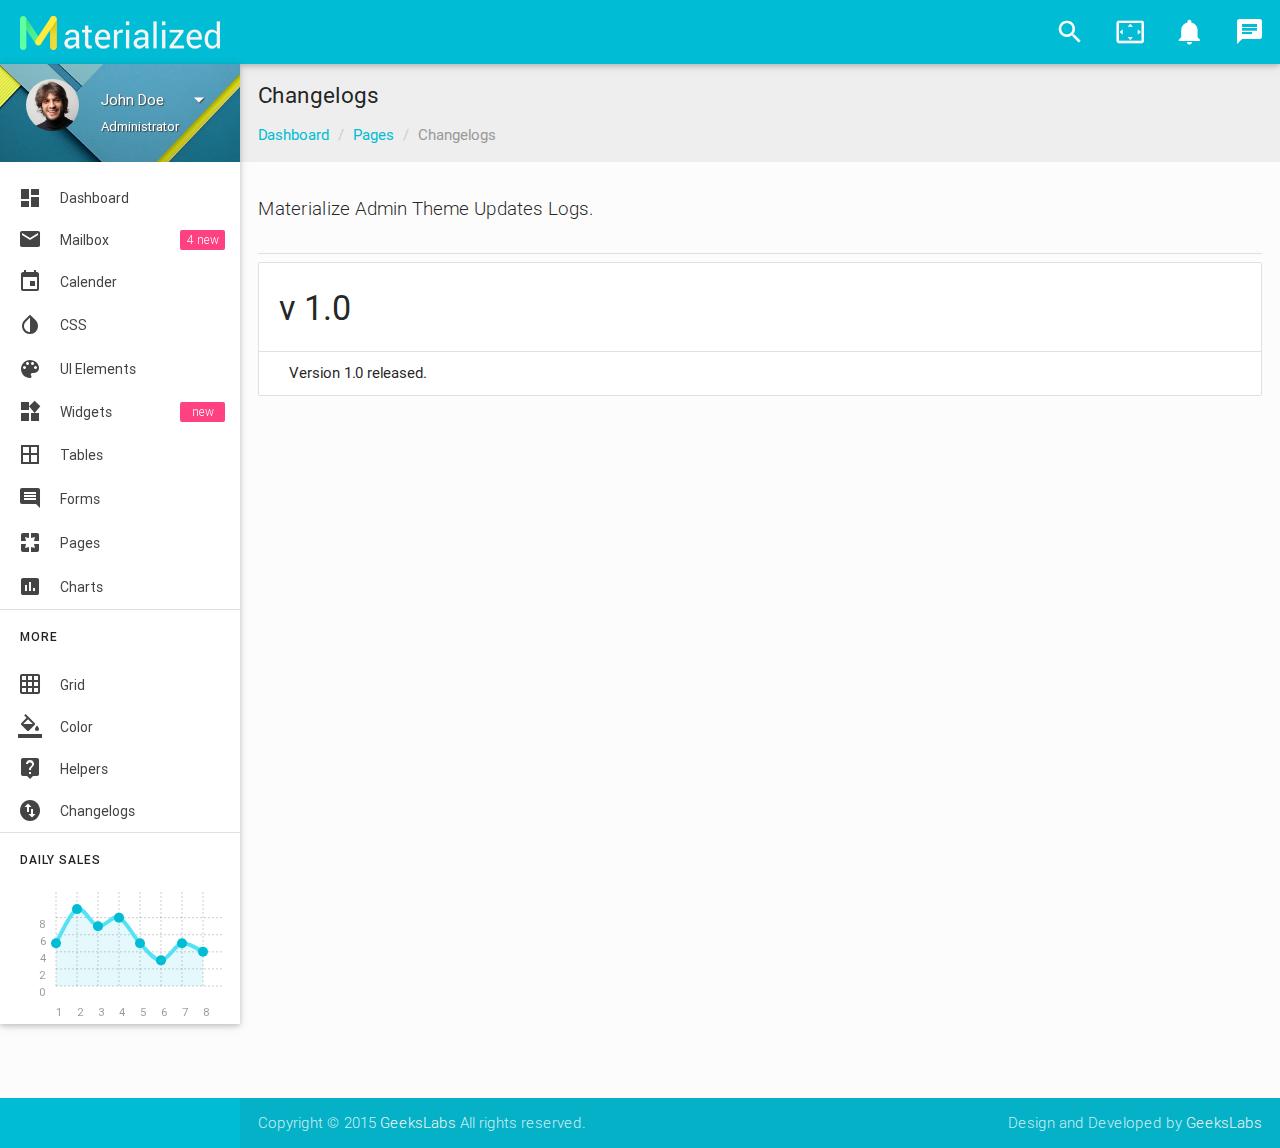
<file: static/admin/changelogs.html>
<!DOCTYPE html>
<html lang="en">

<!--================================================================================
	Item Name: Materialize - Material Design Admin Template
	Version: 1.0
	Author: GeeksLabs
	Author URL: http://www.themeforest.net/user/geekslabs
================================================================================ -->

<head>
  <meta http-equiv="Content-Type" content="text/html; charset=UTF-8">
  <meta name="viewport" content="width=device-width, initial-scale=1, maximum-scale=1.0, user-scalable=no">
  <meta http-equiv="X-UA-Compatible" content="IE=edge">
  <meta name="msapplication-tap-highlight" content="no">
  <meta name="description" content="Materialize is a Material Design Admin Template,It's modern, responsive and based on Material Design by Google. ">
  <meta name="keywords" content="materialize, admin template, dashboard template, flat admin template, responsive admin template,">
  <title>Changelogs | Materialize - Material Design Admin Template</title>

  <!-- Favicons-->
  <link rel="icon" href="images/favicon/favicon-32x32.png" sizes="32x32">
  <!-- Favicons-->
  <link rel="apple-touch-icon-precomposed" href="images/favicon/apple-touch-icon-152x152.png">
  <!-- For iPhone -->
  <meta name="msapplication-TileColor" content="#00bcd4">
  <meta name="msapplication-TileImage" content="images/favicon/mstile-144x144.png">
  <!-- For Windows Phone -->


  <!-- CORE CSS-->
  
  <link href="css/materialize.css" type="text/css" rel="stylesheet" media="screen,projection">
  <link href="css/style.css" type="text/css" rel="stylesheet" media="screen,projection">


  <!-- INCLUDED PLUGIN CSS ON THIS PAGE -->
  <link href="css/prism.css" type="text/css" rel="stylesheet" media="screen,projection">
  <link href="js/plugins/perfect-scrollbar/perfect-scrollbar.css" type="text/css" rel="stylesheet" media="screen,projection">
  <link href="js/plugins/chartist-js/chartist.min.css" type="text/css" rel="stylesheet" media="screen,projection">
</head>

<body>
  <!-- Start Page Loading -->
  <div id="loader-wrapper">
      <div id="loader"></div>        
      <div class="loader-section section-left"></div>
      <div class="loader-section section-right"></div>
  </div>
  <!-- End Page Loading -->

  <!-- //////////////////////////////////////////////////////////////////////////// -->

  <!-- START HEADER -->
  <header id="header" class="page-topbar">
        <!-- start header nav-->
        <div class="navbar-fixed">
            <nav class="cyan">
                <div class="nav-wrapper">
                    <h1 class="logo-wrapper"><a href="index.html" class="brand-logo darken-1"><img src="images/materialize-logo.png" alt="materialize logo"></a> <span class="logo-text">Materialize</span></h1>
                    <ul class="right hide-on-med-and-down">
                        <li class="search-out">
                            <input type="text" class="search-out-text">
                        </li>
                        <li>    
                            <a href="javascript:void(0);" class="waves-effect waves-block waves-light show-search"><i class="mdi-action-search"></i></a>                              
                        </li>
                        <li><a href="javascript:void(0);" class="waves-effect waves-block waves-light toggle-fullscreen"><i class="mdi-action-settings-overscan"></i></a>
                        </li>
                        <li><a href="javascript:void(0);" class="waves-effect waves-block waves-light"><i class="mdi-social-notifications"></i></a>
                        </li>
                        <!-- Dropdown Trigger -->                        
                        <li><a href="#" data-activates="chat-out" class="waves-effect waves-block waves-light chat-collapse"><i class="mdi-communication-chat"></i></a>
                        </li>
                    </ul>
                </div>
            </nav>
        </div>
        <!-- end header nav-->
  </header>
  <!-- END HEADER -->

  <!-- //////////////////////////////////////////////////////////////////////////// -->

  <!-- START MAIN -->
  <div id="main">
    <!-- START WRAPPER -->
    <div class="wrapper">

      <!-- START LEFT SIDEBAR NAV-->
      <aside id="left-sidebar-nav">
        <ul id="slide-out" class="side-nav fixed leftside-navigation">
            <li class="user-details cyan darken-2">
                <div class="row">
                    <div class="col col s4 m4 l4">
                        <img src="images/avatar.jpg" alt="" class="circle responsive-img valign profile-image">
                    </div>
                    <div class="col col s8 m8 l8">
                        <ul id="profile-dropdown" class="dropdown-content">
                            <li><a href="#"><i class="mdi-action-face-unlock"></i> Profile</a>
                            </li>
                            <li><a href="#"><i class="mdi-action-settings"></i> Settings</a>
                            </li>
                            <li><a href="#"><i class="mdi-communication-live-help"></i> Help</a>
                            </li>
                            <li class="divider"></li>
                            <li><a href="#"><i class="mdi-action-lock-outline"></i> Lock</a>
                            </li>
                            <li><a href="#"><i class="mdi-hardware-keyboard-tab"></i> Logout</a>
                            </li>
                        </ul>
                        <a class="btn-flat dropdown-button waves-effect waves-light white-text profile-btn" href="#" data-activates="profile-dropdown">John Doe<i class="mdi-navigation-arrow-drop-down right"></i></a>
                        <p class="user-roal">Administrator</p>
                    </div>
                </div>
            </li>
            <li class="bold"><a href="index.html" class="waves-effect waves-cyan"><i class="mdi-action-dashboard"></i> Dashboard</a>
            </li>
            <li class="bold"><a href="app-email.html" class="waves-effect waves-cyan"><i class="mdi-communication-email"></i> Mailbox <span class="new badge">4</span></a>
            </li>
            <li class="bold"><a href="app-calendar.html" class="waves-effect waves-cyan"><i class="mdi-editor-insert-invitation"></i> Calender</a>
            </li>
            <li class="no-padding">
                <ul class="collapsible collapsible-accordion">
                    <li class="bold"><a class="collapsible-header waves-effect waves-cyan"><i class="mdi-action-invert-colors"></i> CSS</a>
                        <div class="collapsible-body">
                            <ul>
                                <li><a href="css-typography.html">Typography</a>
                                </li>                                        
                                <li><a href="css-icons.html">Icons</a>
                                </li>
                                <li><a href="css-shadow.html">Shadow</a>
                                </li>
                                <li><a href="css-media.html">Media</a>
                                </li>
                                <li><a href="css-sass.html">Sass</a>
                                </li>
                            </ul>
                        </div>
                    </li>
                    <li class="bold"><a class="collapsible-header  waves-effect waves-cyan"><i class="mdi-image-palette"></i> UI Elements</a>
                        <div class="collapsible-body">
                            <ul>
                                <li><a href="ui-buttons.html">Buttons</a>
                                </li>
                                <li><a href="ui-badges.html">Badges</a>
                                </li>
                                <li><a href="ui-cards.html">Cards</a>
                                </li>
                                <li><a href="ui-collections.html">Collections</a>
                                </li>
                                <li><a href="ui-accordions.html">Accordian</a>
                                </li>                                        
                                <li><a href="ui-navbar.html">Navbar</a>
                                </li>
                                <li><a href="ui-pagination.html">Pagination</a>
                                </li>
                                <li><a href="ui-preloader.html">Preloader</a>
                                </li>
                                <li><a href="ui-modals.html">Modals</a>
                                </li>
                                <li><a href="ui-media.html">Media</a>
                                </li>
                                <li><a href="ui-toasts.html">Toasts</a>
                                </li>
                                <li><a href="ui-tooltip.html">Tooltip</a>
                                </li>
                            </ul>
                        </div>
                    </li>
                    <li class="bold"><a href="app-widget.html" class="waves-effect waves-cyan"><i class="mdi-device-now-widgets"></i> Widgets <span class="new badge"></span></a>
                    </li>
                    <li class="bold"><a class="collapsible-header  waves-effect waves-cyan"><i class="mdi-editor-border-all"></i> Tables</a>
                        <div class="collapsible-body">
                            <ul>
                                <li><a href="table-basic.html">Basic Tables</a>
                                </li>
                                <li><a href="table-data.html">Data Tables</a>
                                </li>
                            </ul>
                        </div>
                    </li>
                    <li class="bold"><a class="collapsible-header  waves-effect waves-cyan"><i class="mdi-editor-insert-comment"></i> Forms</a>
                        <div class="collapsible-body">
                            <ul>
                                <li><a href="form-elements.html">Form Elements</a>
                                </li>
                                <li><a href="form-layouts.html">Form Layouts</a>
                                </li>
                            </ul>
                        </div>
                    </li>
                    <li class="bold"><a class="collapsible-header  waves-effect waves-cyan"><i class="mdi-social-pages"></i> Pages</a>
                        <div class="collapsible-body">
                            <ul>                                        
                                <li><a href="page-login.html">Login</a>
                                </li>
                                <li><a href="page-register.html">Register</a>
                                </li>
                                <li><a href="page-lock-screen.html">Lock Screen</a>
                                </li>
                                <li><a href="page-invoice.html">Invoice</a>
                                </li>
                                <li><a href="page-404.html">404</a>
                                </li>
                                <li><a href="page-500.html">500</a>
                                </li>
                                <li><a href="page-blank.html">Blank</a>
                                </li>
                            </ul>
                        </div>
                    </li>
                    <li class="bold"><a class="collapsible-header waves-effect waves-cyan"><i class="mdi-editor-insert-chart"></i> Charts</a>
                        <div class="collapsible-body">
                            <ul>
                                <li><a href="charts-chartjs.html">Chart JS</a>
                                </li>
                                <li><a href="charts-chartist.html">Chartist</a>
                                </li>
                                <li><a href="charts-morris.html">Morris Charts</a>
                                </li>
                                <li><a href="charts-xcharts.html">xCharts</a>
                                </li>
                                <li><a href="charts-flotcharts.html">Flot Charts</a>
                                </li>
                                <li><a href="charts-sparklines.html">Sparkline Charts</a>
                                </li>
                            </ul>
                        </div>
                    </li>
                </ul>
            </li>
            <li class="li-hover"><div class="divider"></div></li>
            <li class="li-hover"><p class="ultra-small margin more-text">MORE</p></li>
            <li><a href="css-grid.html"><i class="mdi-image-grid-on"></i> Grid</a>
            </li>
            <li><a href="css-color.html"><i class="mdi-editor-format-color-fill"></i> Color</a>
            </li>
            <li><a href="css-helpers.html"><i class="mdi-communication-live-help"></i> Helpers</a>
            </li>
            <li><a href="changelogs.html"><i class="mdi-action-swap-vert-circle"></i> Changelogs</a>
            </li>
            <li class="li-hover"><div class="divider"></div></li>
            <li class="li-hover"><p class="ultra-small margin more-text">Daily Sales</p></li>
            <li class="li-hover">
                <div class="row">
                    <div class="col s12 m12 l12">
                        <div class="sample-chart-wrapper">                            
                            <div class="ct-chart ct-golden-section" id="ct2-chart"></div>
                        </div>
                    </div>
                </div>
            </li>
        </ul>
        <a href="#" data-activates="slide-out" class="sidebar-collapse btn-floating btn-medium waves-effect waves-light hide-on-large-only darken-2"><i class="mdi-navigation-menu" ></i></a>
      </aside>
      <!-- END LEFT SIDEBAR NAV-->

      <!-- //////////////////////////////////////////////////////////////////////////// -->

      <!-- START CONTENT -->
      <section id="content">
        
        <!--breadcrumbs start-->
        <div id="breadcrumbs-wrapper" class=" grey lighten-3">
          <div class="container">
            <div class="row">
              <div class="col s12 m12 l12">
                <h5 class="breadcrumbs-title">Changelogs</h5>
                <ol class="breadcrumb">
                    <li><a href="index.html">Dashboard</a></li>
                    <li><a href="#">Pages</a></li>
                    <li class="active">Changelogs</li>
                </ol>
              </div>
            </div>
          </div>
        </div>
        <!--breadcrumbs end-->
        

        <!--start container-->
        <div class="container">
          <div class="section">

            <p class="caption">Materialize Admin Theme Updates Logs.</p>
            <div class="divider"></div>
              <ul class="collection with-header">
                <li class="collection-header"><h4>v 1.0</h4></li>
                <li class="collection-item">Version 1.0 released.</li>
              </ul>
            <br><br><br><br><br><br><br><br><br><br><br><br><br><br><br><br><br><br><br><br><br><br><br><br><br><br><br><br><br>
          </div>
        </div>
        <!--end container-->
      </section>
      <!-- END CONTENT -->

      <!-- //////////////////////////////////////////////////////////////////////////// -->
      <!-- START RIGHT SIDEBAR NAV-->
      <aside id="right-sidebar-nav">
        <ul id="chat-out" class="side-nav rightside-navigation">
            <li class="li-hover">
            <a href="#" data-activates="chat-out" class="chat-close-collapse right"><i class="mdi-navigation-close"></i></a>
            <div id="right-search" class="row">
                <form class="col s12">
                    <div class="input-field">
                        <i class="mdi-action-search prefix"></i>
                        <input id="icon_prefix" type="text" class="validate">
                        <label for="icon_prefix">Search</label>
                    </div>
                </form>
            </div>
            </li>
            <li class="li-hover">
                <ul class="chat-collapsible" data-collapsible="expandable">
                <li>
                    <div class="collapsible-header teal white-text active"><i class="mdi-social-whatshot"></i>Recent Activity</div>
                    <div class="collapsible-body recent-activity">
                        <div class="recent-activity-list chat-out-list row">
                            <div class="col s3 recent-activity-list-icon"><i class="mdi-action-add-shopping-cart"></i>
                            </div>
                            <div class="col s9 recent-activity-list-text">
                                <a href="#">just now</a>
                                <p>Jim Doe Purchased new equipments for zonal office.</p>
                            </div>
                        </div>
                        <div class="recent-activity-list chat-out-list row">
                            <div class="col s3 recent-activity-list-icon"><i class="mdi-device-airplanemode-on"></i>
                            </div>
                            <div class="col s9 recent-activity-list-text">
                                <a href="#">Yesterday</a>
                                <p>Your Next flight for USA will be on 15th August 2015.</p>
                            </div>
                        </div>
                        <div class="recent-activity-list chat-out-list row">
                            <div class="col s3 recent-activity-list-icon"><i class="mdi-action-settings-voice"></i>
                            </div>
                            <div class="col s9 recent-activity-list-text">
                                <a href="#">5 Days Ago</a>
                                <p>Natalya Parker Send you a voice mail for next conference.</p>
                            </div>
                        </div>
                        <div class="recent-activity-list chat-out-list row">
                            <div class="col s3 recent-activity-list-icon"><i class="mdi-action-store"></i>
                            </div>
                            <div class="col s9 recent-activity-list-text">
                                <a href="#">Last Week</a>
                                <p>Jessy Jay open a new store at S.G Road.</p>
                            </div>
                        </div>
                        <div class="recent-activity-list chat-out-list row">
                            <div class="col s3 recent-activity-list-icon"><i class="mdi-action-settings-voice"></i>
                            </div>
                            <div class="col s9 recent-activity-list-text">
                                <a href="#">5 Days Ago</a>
                                <p>Natalya Parker Send you a voice mail for next conference.</p>
                            </div>
                        </div>
                    </div>
                </li>
                <li>
                    <div class="collapsible-header light-blue white-text active"><i class="mdi-editor-attach-money"></i>Sales Repoart</div>
                    <div class="collapsible-body sales-repoart">
                        <div class="sales-repoart-list  chat-out-list row">
                            <div class="col s8">Target Salse</div>
                            <div class="col s4"><span id="sales-line-1"></span>
                            </div>
                        </div>
                        <div class="sales-repoart-list chat-out-list row">
                            <div class="col s8">Payment Due</div>
                            <div class="col s4"><span id="sales-bar-1"></span>
                            </div>
                        </div>
                        <div class="sales-repoart-list chat-out-list row">
                            <div class="col s8">Total Delivery</div>
                            <div class="col s4"><span id="sales-line-2"></span>
                            </div>
                        </div>
                        <div class="sales-repoart-list chat-out-list row">
                            <div class="col s8">Total Progress</div>
                            <div class="col s4"><span id="sales-bar-2"></span>
                            </div>
                        </div>
                    </div>
                </li>
                <li>
                    <div class="collapsible-header red white-text"><i class="mdi-action-stars"></i>Favorite Associates</div>
                    <div class="collapsible-body favorite-associates">
                        <div class="favorite-associate-list chat-out-list row">
                            <div class="col s4"><img src="images/avatar.jpg" alt="" class="circle responsive-img online-user valign profile-image">
                            </div>
                            <div class="col s8">
                                <p>Eileen Sideways</p>
                                <p class="place">Los Angeles, CA</p>
                            </div>
                        </div>
                        <div class="favorite-associate-list chat-out-list row">
                            <div class="col s4"><img src="images/avatar.jpg" alt="" class="circle responsive-img online-user valign profile-image">
                            </div>
                            <div class="col s8">
                                <p>Zaham Sindil</p>
                                <p class="place">San Francisco, CA</p>
                            </div>
                        </div>
                        <div class="favorite-associate-list chat-out-list row">
                            <div class="col s4"><img src="images/avatar.jpg" alt="" class="circle responsive-img offline-user valign profile-image">
                            </div>
                            <div class="col s8">
                                <p>Renov Leongal</p>
                                <p class="place">Cebu City, Philippines</p>
                            </div>
                        </div>
                        <div class="favorite-associate-list chat-out-list row">
                            <div class="col s4"><img src="images/avatar.jpg" alt="" class="circle responsive-img online-user valign profile-image">
                            </div>
                            <div class="col s8">
                                <p>Weno Carasbong</p>
                                <p>Tokyo, Japan</p>
                            </div>
                        </div>
                        <div class="favorite-associate-list chat-out-list row">
                            <div class="col s4"><img src="images/avatar.jpg" alt="" class="circle responsive-img offline-user valign profile-image">
                            </div>
                            <div class="col s8">
                                <p>Nusja Nawancali</p>
                                <p class="place">Bangkok, Thailand</p>
                            </div>
                        </div>
                    </div>
                </li>
                </ul>
            </li>
        </ul>
      </aside>
      <!-- LEFT RIGHT SIDEBAR NAV-->

    </div>
    <!-- END WRAPPER -->

  </div>
  <!-- END MAIN -->



  <!-- //////////////////////////////////////////////////////////////////////////// -->

  <!-- START FOOTER -->
  <footer class="page-footer">
    <div class="footer-copyright">
      <div class="container">
        <span>Copyright © 2015 <a class="grey-text text-lighten-4" href="http://themeforest.net/user/geekslabs/portfolio?ref=geekslabs" target="_blank">GeeksLabs</a> All rights reserved.</span>
        <span class="right"> Design and Developed by <a class="grey-text text-lighten-4" href="http://geekslabs.com/">GeeksLabs</a></span>
        </div>
    </div>
  </footer>
  <!-- END FOOTER -->



    <!-- ================================================
    Scripts
    ================================================ -->
    
    <!-- jQuery Library -->
    <script type="text/javascript" src="js/jquery-1.11.2.min.js"></script>    
    <!--materialize js-->
    <script type="text/javascript" src="js/materialize.js"></script>
    <!--prism-->
    <script type="text/javascript" src="js/prism.js"></script>
    <!--scrollbar-->
    <script type="text/javascript" src="js/plugins/perfect-scrollbar/perfect-scrollbar.min.js"></script>
    <!-- chartist -->
    <script type="text/javascript" src="js/plugins/chartist-js/chartist.min.js"></script>   
    
    <!--plugins.js - Some Specific JS codes for Plugin Settings-->
    <script type="text/javascript" src="js/plugins.js"></script>
    
</body>

</html>
</file>
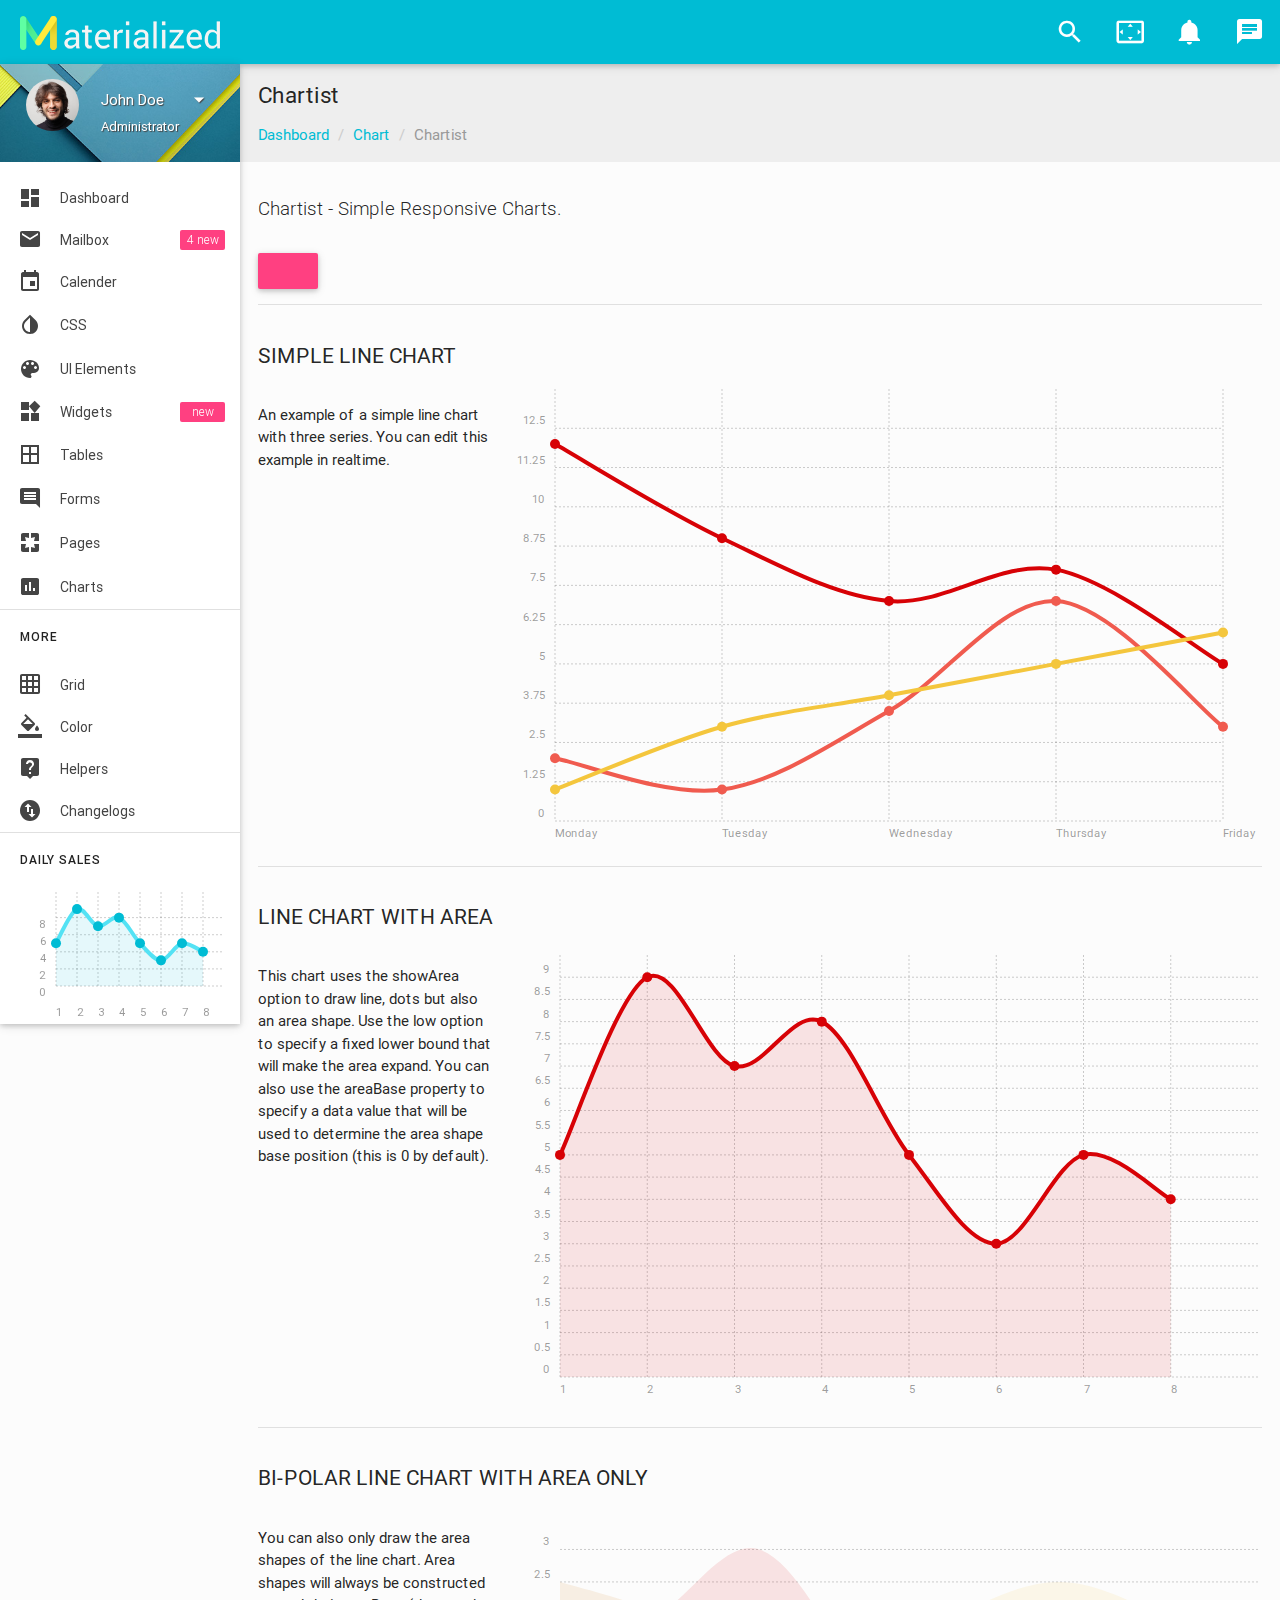
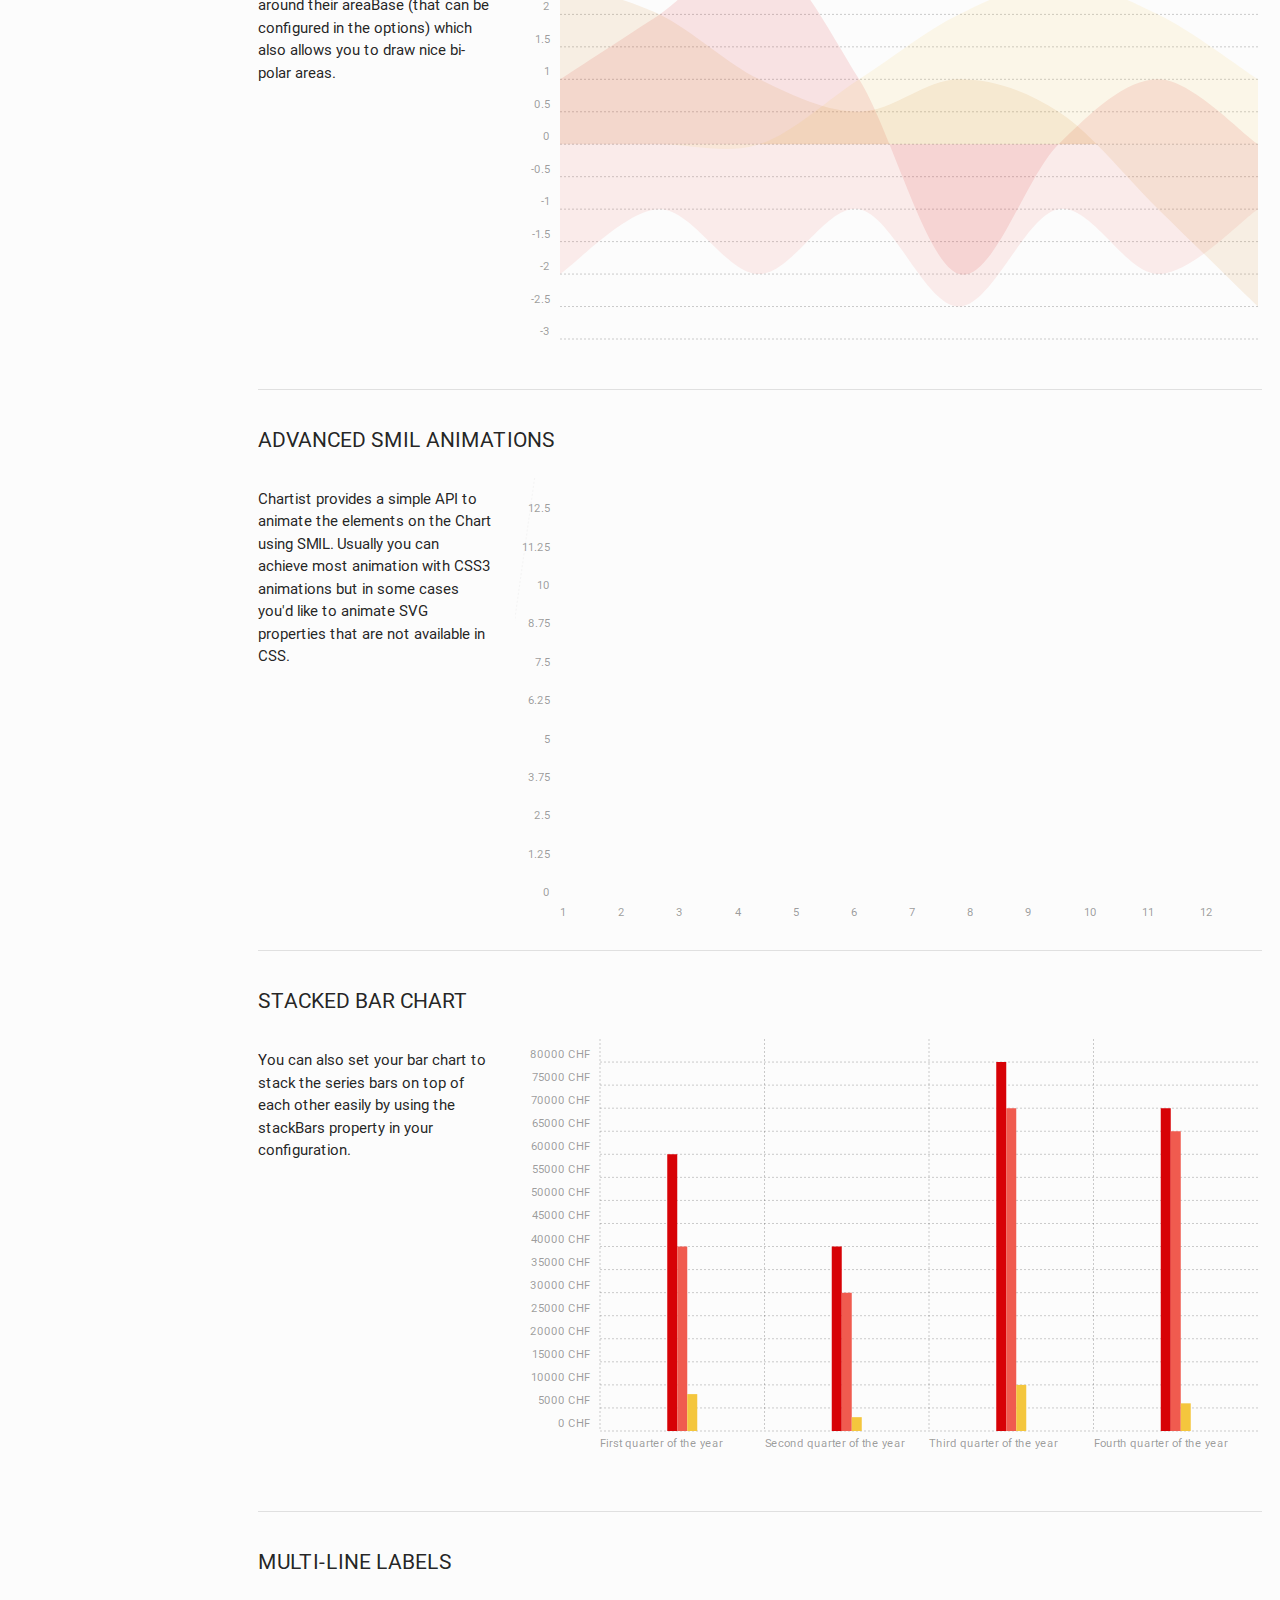
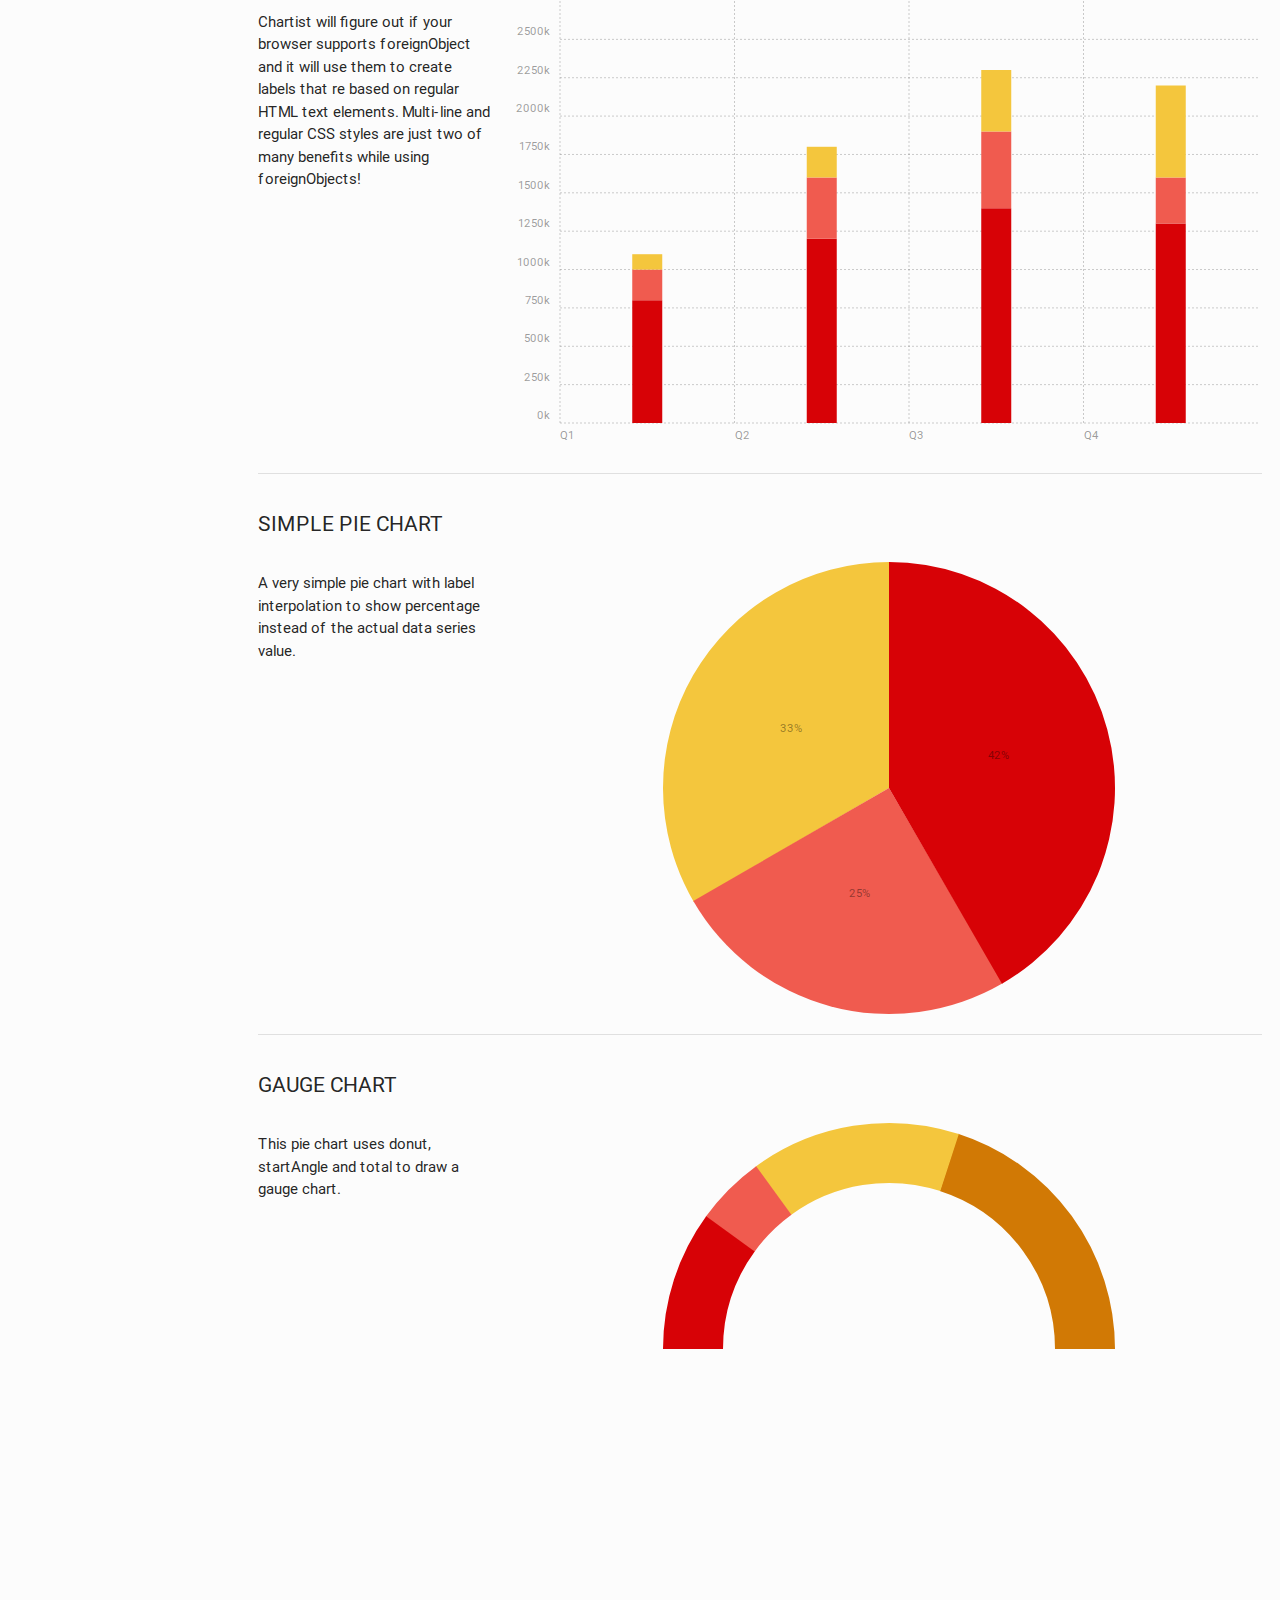
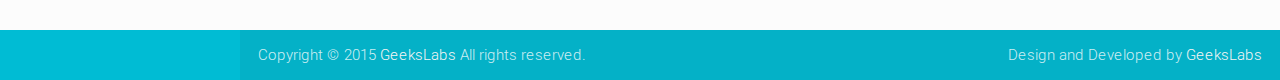
<file: static/admin/charts-chartist.html>
<!DOCTYPE html>
<html lang="en">

<!--================================================================================
	Item Name: Materialize - Material Design Admin Template
	Version: 1.0
	Author: GeeksLabs
	Author URL: http://www.themeforest.net/user/geekslabs
================================================================================ -->

<head>
  <meta http-equiv="Content-Type" content="text/html; charset=UTF-8">
  <meta name="viewport" content="width=device-width, initial-scale=1, maximum-scale=1.0, user-scalable=no">
  <meta http-equiv="X-UA-Compatible" content="IE=edge">
  <meta name="msapplication-tap-highlight" content="no">
  <meta name="description" content="Materialize is a Material Design Admin Template,It's modern, responsive and based on Material Design by Google. ">
  <meta name="keywords" content="materialize, admin template, dashboard template, flat admin template, responsive admin template,">
  <title>Chartist Chart | Materialize - Material Design Admin Template</title>

  <!-- Favicons-->
  <link rel="icon" href="images/favicon/favicon-32x32.png" sizes="32x32">
  <!-- Favicons-->
  <link rel="apple-touch-icon-precomposed" href="images/favicon/apple-touch-icon-152x152.png">
  <!-- For iPhone -->
  <meta name="msapplication-TileColor" content="#00bcd4">
  <meta name="msapplication-TileImage" content="images/favicon/mstile-144x144.png">
  <!-- For Windows Phone -->


  <!-- CORE CSS-->
  
  <link href="css/materialize.css" type="text/css" rel="stylesheet" media="screen,projection">
  <link href="css/style.css" type="text/css" rel="stylesheet" media="screen,projection">


  <!-- INCLUDED PLUGIN CSS ON THIS PAGE -->
  <link href="css/prism.css" type="text/css" rel="stylesheet" media="screen,projection">
  <link href="js/plugins/perfect-scrollbar/perfect-scrollbar.css" type="text/css" rel="stylesheet" media="screen,projection">
  
  <link href="js/plugins/chartist-js/chartist.min.css" type="text/css" rel="stylesheet" media="screen,projection">
</head>

<body>
  <!-- Start Page Loading -->
    <div id="loader-wrapper">
        <div id="loader"></div>        
        <div class="loader-section section-left"></div>
        <div class="loader-section section-right"></div>
    </div>
    <!-- End Page Loading -->

  <!-- //////////////////////////////////////////////////////////////////////////// -->

  <!-- START HEADER -->
  <header id="header" class="page-topbar">
        <!-- start header nav-->
        <div class="navbar-fixed">
            <nav class="cyan">
                <div class="nav-wrapper">
                    <h1 class="logo-wrapper"><a href="index.html" class="brand-logo darken-1"><img src="images/materialize-logo.png" alt="materialize logo"></a> <span class="logo-text">Materialize</span></h1>
                    <ul class="right hide-on-med-and-down">
                        <li class="search-out">
                            <input type="text" class="search-out-text">
                        </li>
                        <li>    
                            <a href="javascript:void(0);" class="waves-effect waves-block waves-light show-search"><i class="mdi-action-search"></i></a>                              
                        </li>
                        <li><a href="javascript:void(0);" class="waves-effect waves-block waves-light toggle-fullscreen"><i class="mdi-action-settings-overscan"></i></a>
                        </li>
                        <li><a href="javascript:void(0);" class="waves-effect waves-block waves-light"><i class="mdi-social-notifications"></i></a>
                        </li>
                        <!-- Dropdown Trigger -->                        
                        <li><a href="#" data-activates="chat-out" class="waves-effect waves-block waves-light chat-collapse"><i class="mdi-communication-chat"></i></a>
                        </li>
                    </ul>
                </div>
            </nav>
        </div>
        <!-- end header nav-->
  </header>
  <!-- END HEADER -->

  <!-- //////////////////////////////////////////////////////////////////////////// -->

  <!-- START MAIN -->
  <div id="main">
    <!-- START WRAPPER -->
    <div class="wrapper">

      <!-- START LEFT SIDEBAR NAV-->
      <aside id="left-sidebar-nav">
        <ul id="slide-out" class="side-nav fixed leftside-navigation">
            <li class="user-details cyan darken-2">
                <div class="row">
                    <div class="col col s4 m4 l4">
                        <img src="images/avatar.jpg" alt="" class="circle responsive-img valign profile-image">
                    </div>
                    <div class="col col s8 m8 l8">
                        <ul id="profile-dropdown" class="dropdown-content">
                            <li><a href="#"><i class="mdi-action-face-unlock"></i> Profile</a>
                            </li>
                            <li><a href="#"><i class="mdi-action-settings"></i> Settings</a>
                            </li>
                            <li><a href="#"><i class="mdi-communication-live-help"></i> Help</a>
                            </li>
                            <li class="divider"></li>
                            <li><a href="#"><i class="mdi-action-lock-outline"></i> Lock</a>
                            </li>
                            <li><a href="#"><i class="mdi-hardware-keyboard-tab"></i> Logout</a>
                            </li>
                        </ul>
                        <a class="btn-flat dropdown-button waves-effect waves-light white-text profile-btn" href="#" data-activates="profile-dropdown">John Doe<i class="mdi-navigation-arrow-drop-down right"></i></a>
                        <p class="user-roal">Administrator</p>
                    </div>
                </div>
            </li>
            <li class="bold"><a href="index.html" class="waves-effect waves-cyan"><i class="mdi-action-dashboard"></i> Dashboard</a>
            </li>
            <li class="bold"><a href="app-email.html" class="waves-effect waves-cyan"><i class="mdi-communication-email"></i> Mailbox <span class="new badge">4</span></a>
            </li>
            <li class="bold"><a href="app-calendar.html" class="waves-effect waves-cyan"><i class="mdi-editor-insert-invitation"></i> Calender</a>
            </li>
            <li class="no-padding">
                <ul class="collapsible collapsible-accordion">
                    <li class="bold"><a class="collapsible-header waves-effect waves-cyan"><i class="mdi-action-invert-colors"></i> CSS</a>
                        <div class="collapsible-body">
                            <ul>
                                <li><a href="css-typography.html">Typography</a>
                                </li>                                        
                                <li><a href="css-icons.html">Icons</a>
                                </li>
                                <li><a href="css-shadow.html">Shadow</a>
                                </li>
                                <li><a href="css-media.html">Media</a>
                                </li>
                                <li><a href="css-sass.html">Sass</a>
                                </li>
                            </ul>
                        </div>
                    </li>
                    <li class="bold"><a class="collapsible-header  waves-effect waves-cyan"><i class="mdi-image-palette"></i> UI Elements</a>
                        <div class="collapsible-body">
                            <ul>
                                <li><a href="ui-buttons.html">Buttons</a>
                                </li>
                                <li><a href="ui-badges.html">Badges</a>
                                </li>
                                <li><a href="ui-cards.html">Cards</a>
                                </li>
                                <li><a href="ui-collections.html">Collections</a>
                                </li>
                                <li><a href="ui-accordions.html">Accordian</a>
                                </li>                                        
                                <li><a href="ui-navbar.html">Navbar</a>
                                </li>
                                <li><a href="ui-pagination.html">Pagination</a>
                                </li>
                                <li><a href="ui-preloader.html">Preloader</a>
                                </li>
                                <li><a href="ui-modals.html">Modals</a>
                                </li>
                                <li><a href="ui-media.html">Media</a>
                                </li>
                                <li><a href="ui-toasts.html">Toasts</a>
                                </li>
                                <li><a href="ui-tooltip.html">Tooltip</a>
                                </li>
                            </ul>
                        </div>
                    </li>
                    <li class="bold"><a href="app-widget.html" class="waves-effect waves-cyan"><i class="mdi-device-now-widgets"></i> Widgets <span class="new badge"></span></a>
                    </li>
                    <li class="bold"><a class="collapsible-header  waves-effect waves-cyan"><i class="mdi-editor-border-all"></i> Tables</a>
                        <div class="collapsible-body">
                            <ul>
                                <li><a href="table-basic.html">Basic Tables</a>
                                </li>
                                <li><a href="table-data.html">Data Tables</a>
                                </li>
                            </ul>
                        </div>
                    </li>
                    <li class="bold"><a class="collapsible-header  waves-effect waves-cyan"><i class="mdi-editor-insert-comment"></i> Forms</a>
                        <div class="collapsible-body">
                            <ul>
                                <li><a href="form-elements.html">Form Elements</a>
                                </li>
                                <li><a href="form-layouts.html">Form Layouts</a>
                                </li>
                            </ul>
                        </div>
                    </li>
                    <li class="bold"><a class="collapsible-header  waves-effect waves-cyan"><i class="mdi-social-pages"></i> Pages</a>
                        <div class="collapsible-body">
                            <ul>                                        
                                <li><a href="page-login.html">Login</a>
                                </li>
                                <li><a href="page-register.html">Register</a>
                                </li>
                                <li><a href="page-lock-screen.html">Lock Screen</a>
                                </li>
                                <li><a href="page-invoice.html">Invoice</a>
                                </li>
                                <li><a href="page-404.html">404</a>
                                </li>
                                <li><a href="page-500.html">500</a>
                                </li>
                                <li><a href="page-blank.html">Blank</a>
                                </li>
                            </ul>
                        </div>
                    </li>
                    <li class="bold"><a class="collapsible-header waves-effect waves-cyan"><i class="mdi-editor-insert-chart"></i> Charts</a>
                        <div class="collapsible-body">
                            <ul>
                                <li><a href="charts-chartjs.html">Chart JS</a>
                                </li>
                                <li><a href="charts-chartist.html">Chartist</a>
                                </li>
                                <li><a href="charts-morris.html">Morris Charts</a>
                                </li>
                                <li><a href="charts-xcharts.html">xCharts</a>
                                </li>
                                <li><a href="charts-flotcharts.html">Flot Charts</a>
                                </li>
                                <li><a href="charts-sparklines.html">Sparkline Charts</a>
                                </li>
                            </ul>
                        </div>
                    </li>
                </ul>
            </li>
            <li class="li-hover"><div class="divider"></div></li>
            <li class="li-hover"><p class="ultra-small margin more-text">MORE</p></li>
            <li><a href="css-grid.html"><i class="mdi-image-grid-on"></i> Grid</a>
            </li>
            <li><a href="css-color.html"><i class="mdi-editor-format-color-fill"></i> Color</a>
            </li>
            <li><a href="css-helpers.html"><i class="mdi-communication-live-help"></i> Helpers</a>
            </li>
            <li><a href="changelogs.html"><i class="mdi-action-swap-vert-circle"></i> Changelogs</a>
            </li>
            <li class="li-hover"><div class="divider"></div></li>
            <li class="li-hover"><p class="ultra-small margin more-text">Daily Sales</p></li>
            <li class="li-hover">
                <div class="row">
                    <div class="col s12 m12 l12">
                        <div class="sample-chart-wrapper">                            
                            <div class="ct-chart ct-golden-section" id="ct2-chart"></div>
                        </div>
                    </div>
                </div>
            </li>
        </ul>
        <a href="#" data-activates="slide-out" class="sidebar-collapse btn-floating btn-medium waves-effect waves-light hide-on-large-only darken-2"><i class="mdi-navigation-menu" ></i></a>
      </aside>
      <!-- END LEFT SIDEBAR NAV-->

      <!-- //////////////////////////////////////////////////////////////////////////// -->

      <!-- START CONTENT -->
      <section id="content">

        <!--breadcrumbs start-->
        <div id="breadcrumbs-wrapper" class=" grey lighten-3">
          <div class="container">
            <div class="row">
              <div class="col s12 m12 l12">
                <h5 class="breadcrumbs-title">Chartist</h5>
                <ol class="breadcrumb">
                  <li><a href="index.html">Dashboard</a>
                  </li>
                  <li><a href="#">Chart</a>
                  </li>
                  <li class="active">Chartist</li>
                </ol>
              </div>
            </div>
          </div>
        </div>
        <!--breadcrumbs end-->


        <!--start container-->
        <div class="container">
          <div class="section">
            <p class="caption">Chartist - Simple Responsive Charts.</p>
            <p><a href="http://gionkunz.github.io/chartist-js/index.html" class="btn waves-effect pink accent-2 white-text" target="_blank"></a>
            </p>

            <div class="divider"></div>
            <!--LINE CHART WITH TOOLTIPS-->
            <div id="chartist-line-chart" class="section">
              <h4 class="header">SIMPLE LINE CHART</h4>
              <div class="row">
                <div class="col s12 m4 l3">
                  <p>An example of a simple line chart with three series. You can edit this example in realtime.</p>
                </div>
                <div class="col s12 m8 l9">
                  <div class="sample-chart-wrapper">
                    <div  class="ct-chart ct-golden-section" id="ct1-chart"></div>
                  </div>
                </div>
              </div>
            </div>

            <div class="divider"></div>
            <!--Bar Chart-->
            <div id="chartist-chart-1" class="section">
              <h4 class="header">LINE CHART WITH AREA</h4>
              <div class="row">
                <div class="col s12 m4 l3">
                  <p>This chart uses the showArea option to draw line, dots but also an area shape. Use the low option to specify a fixed lower bound that will make the area expand. You can also use the areaBase property to specify a data value that will be used to determine the area shape base position (this is 0 by default).</p>
                </div>
                <div class="col s12 m8 l9">
                  <div class="sample-chart-wrapper">
                    <div class="ct-chart ct-golden-section" id="ct2-chart-bar"></div>
                  </div>
                </div>
              </div>
            </div>

            <div class="divider"></div>
            <!--Radar Chart-->
            <div id="chartjs-chart" class="section">
              <h4 class="header">BI-POLAR LINE CHART WITH AREA ONLY</h4>
              <div class="row">
                <div class="col s12 m4 l3">
                  <p>You can also only draw the area shapes of the line chart. Area shapes will always be constructed around their areaBase (that can be configured in the options) which also allows you to draw nice bi-polar areas.</p>
                </div>
                <div class="col s12 m8 l9">
                  <div class="sample-chart-wrapper">
                    <div class="ct-chart ct-golden-section" id="ct3-chart"></div>
                  </div>
                </div>
              </div>
            </div>

            <div class="divider"></div>
            <!--Polar Area Chart-->
            <div id="chartist-chart-2" class="section">
              <h4 class="header">ADVANCED SMIL ANIMATIONS</h4>
              <div class="row">
                <div class="col s12 m4 l3">
                  <p>Chartist provides a simple API to animate the elements on the Chart using SMIL. Usually you can achieve most animation with CSS3 animations but in some cases you'd like to animate SVG properties that are not available in CSS.</p>
                </div>
                <div class="col s12 m8 l9">
                  <div class="sample-chart-wrapper">
                    <div class="ct-chart ct-golden-section" id="ct4-chart"></div>
                  </div>
                </div>
              </div>
            </div>
            
            <div class="divider"></div>
            <!--STACKED BAR CHART-->
            <div id="chartist-chart-3" class="section">
              <h4 class="header">STACKED BAR CHART</h4>
              <div class="row">
                <div class="col s12 m4 l3">
                  <p>You can also set your bar chart to stack the series bars on top of each other easily by using the stackBars property in your configuration.</p>
                </div>
                <div class="col s12 m8 l9">
                  <div class="sample-chart-wrapper">
                    <div class="ct-chart ct-golden-section" id="ct5-chart"></div>
                  </div>
                </div>
              </div>
            </div>


            <div class="divider"></div>
            <!--MULTI-LINE LABELS-->
            <div id="chartist-chart-4" class="section">
              <h4 class="header">MULTI-LINE LABELS</h4>
              <div class="row">
                <div class="col s12 m4 l3">
                  <p>Chartist will figure out if your browser supports foreignObject and it will use them to create labels that re based on regular HTML text elements. Multi-line and regular CSS styles are just two of many benefits while using foreignObjects!</p>
                </div>
                <div class="col s12 m8 l9">
                  <div class="sample-chart-wrapper">
                    <div class="ct-chart ct-golden-section" id="ct6-chart"></div>
                  </div>
                </div>
              </div>
            </div>
            
            <div class="divider"></div>
            <!--MULTI-LINE LABELS-->
            <div id="chartist-chart-5" class="section">
              <h4 class="header">SIMPLE PIE CHART</h4>
              <div class="row">
                <div class="col s12 m4 l3">
                  <p>A very simple pie chart with label interpolation to show percentage instead of the actual data series value.</p>
                </div>
                <div class="col s12 m8 l9">
                  <div class="sample-chart-wrapper">
                    <div class="ct-chart ct-golden-section" id="ct7-chart"></div>
                  </div>
                </div>
              </div>
            </div>
            
            <div class="divider"></div>
            <!--GAUGE CHART-->
            <div id="chartist-chart" class="section">
              <h4 class="header">GAUGE CHART</h4>
              <div class="row">
                <div class="col s12 m4 l3">
                  <p>This pie chart uses donut, startAngle and total to draw a gauge chart.</p>
                </div>
                <div class="col s12 m8 l9">
                  <div class="sample-chart-wrapper">
                    <div class="ct-chart ct-golden-section" id="ct8-chart"></div>
                  </div>
                </div>
              </div>
            </div>

          </div>
        </div>
        <!--end container-->

      </section>
      <!-- END CONTENT -->

      <!-- //////////////////////////////////////////////////////////////////////////// -->
      <!-- START RIGHT SIDEBAR NAV-->
      <aside id="right-sidebar-nav">
        <ul id="chat-out" class="side-nav rightside-navigation">
            <li class="li-hover">
            <a href="#" data-activates="chat-out" class="chat-close-collapse right"><i class="mdi-navigation-close"></i></a>
            <div id="right-search" class="row">
                <form class="col s12">
                    <div class="input-field">
                        <i class="mdi-action-search prefix"></i>
                        <input id="icon_prefix" type="text" class="validate">
                        <label for="icon_prefix">Search</label>
                    </div>
                </form>
            </div>
            </li>
            <li class="li-hover">
                <ul class="chat-collapsible" data-collapsible="expandable">
                <li>
                    <div class="collapsible-header teal white-text active"><i class="mdi-social-whatshot"></i>Recent Activity</div>
                    <div class="collapsible-body recent-activity">
                        <div class="recent-activity-list chat-out-list row">
                            <div class="col s3 recent-activity-list-icon"><i class="mdi-action-add-shopping-cart"></i>
                            </div>
                            <div class="col s9 recent-activity-list-text">
                                <a href="#">just now</a>
                                <p>Jim Doe Purchased new equipments for zonal office.</p>
                            </div>
                        </div>
                        <div class="recent-activity-list chat-out-list row">
                            <div class="col s3 recent-activity-list-icon"><i class="mdi-device-airplanemode-on"></i>
                            </div>
                            <div class="col s9 recent-activity-list-text">
                                <a href="#">Yesterday</a>
                                <p>Your Next flight for USA will be on 15th August 2015.</p>
                            </div>
                        </div>
                        <div class="recent-activity-list chat-out-list row">
                            <div class="col s3 recent-activity-list-icon"><i class="mdi-action-settings-voice"></i>
                            </div>
                            <div class="col s9 recent-activity-list-text">
                                <a href="#">5 Days Ago</a>
                                <p>Natalya Parker Send you a voice mail for next conference.</p>
                            </div>
                        </div>
                        <div class="recent-activity-list chat-out-list row">
                            <div class="col s3 recent-activity-list-icon"><i class="mdi-action-store"></i>
                            </div>
                            <div class="col s9 recent-activity-list-text">
                                <a href="#">Last Week</a>
                                <p>Jessy Jay open a new store at S.G Road.</p>
                            </div>
                        </div>
                        <div class="recent-activity-list chat-out-list row">
                            <div class="col s3 recent-activity-list-icon"><i class="mdi-action-settings-voice"></i>
                            </div>
                            <div class="col s9 recent-activity-list-text">
                                <a href="#">5 Days Ago</a>
                                <p>Natalya Parker Send you a voice mail for next conference.</p>
                            </div>
                        </div>
                    </div>
                </li>
                <li>
                    <div class="collapsible-header light-blue white-text active"><i class="mdi-editor-attach-money"></i>Sales Repoart</div>
                    <div class="collapsible-body sales-repoart">
                        <div class="sales-repoart-list  chat-out-list row">
                            <div class="col s8">Target Salse</div>
                            <div class="col s4"><span id="sales-line-1"></span>
                            </div>
                        </div>
                        <div class="sales-repoart-list chat-out-list row">
                            <div class="col s8">Payment Due</div>
                            <div class="col s4"><span id="sales-bar-1"></span>
                            </div>
                        </div>
                        <div class="sales-repoart-list chat-out-list row">
                            <div class="col s8">Total Delivery</div>
                            <div class="col s4"><span id="sales-line-2"></span>
                            </div>
                        </div>
                        <div class="sales-repoart-list chat-out-list row">
                            <div class="col s8">Total Progress</div>
                            <div class="col s4"><span id="sales-bar-2"></span>
                            </div>
                        </div>
                    </div>
                </li>
                <li>
                    <div class="collapsible-header red white-text"><i class="mdi-action-stars"></i>Favorite Associates</div>
                    <div class="collapsible-body favorite-associates">
                        <div class="favorite-associate-list chat-out-list row">
                            <div class="col s4"><img src="images/avatar.jpg" alt="" class="circle responsive-img online-user valign profile-image">
                            </div>
                            <div class="col s8">
                                <p>Eileen Sideways</p>
                                <p class="place">Los Angeles, CA</p>
                            </div>
                        </div>
                        <div class="favorite-associate-list chat-out-list row">
                            <div class="col s4"><img src="images/avatar.jpg" alt="" class="circle responsive-img online-user valign profile-image">
                            </div>
                            <div class="col s8">
                                <p>Zaham Sindil</p>
                                <p class="place">San Francisco, CA</p>
                            </div>
                        </div>
                        <div class="favorite-associate-list chat-out-list row">
                            <div class="col s4"><img src="images/avatar.jpg" alt="" class="circle responsive-img offline-user valign profile-image">
                            </div>
                            <div class="col s8">
                                <p>Renov Leongal</p>
                                <p class="place">Cebu City, Philippines</p>
                            </div>
                        </div>
                        <div class="favorite-associate-list chat-out-list row">
                            <div class="col s4"><img src="images/avatar.jpg" alt="" class="circle responsive-img online-user valign profile-image">
                            </div>
                            <div class="col s8">
                                <p>Weno Carasbong</p>
                                <p>Tokyo, Japan</p>
                            </div>
                        </div>
                        <div class="favorite-associate-list chat-out-list row">
                            <div class="col s4"><img src="images/avatar.jpg" alt="" class="circle responsive-img offline-user valign profile-image">
                            </div>
                            <div class="col s8">
                                <p>Nusja Nawancali</p>
                                <p class="place">Bangkok, Thailand</p>
                            </div>
                        </div>
                    </div>
                </li>
                </ul>
            </li>
        </ul>
      </aside>
      <!-- LEFT RIGHT SIDEBAR NAV-->

    </div>
    <!-- END WRAPPER -->

  </div>
  <!-- END MAIN -->



  <!-- //////////////////////////////////////////////////////////////////////////// -->

  <!-- START FOOTER -->
  <footer class="page-footer">
    <div class="footer-copyright">
      <div class="container">
        <span>Copyright © 2015 <a class="grey-text text-lighten-4" href="http://themeforest.net/user/geekslabs/portfolio?ref=geekslabs" target="_blank">GeeksLabs</a> All rights reserved.</span>
        <span class="right"> Design and Developed by <a class="grey-text text-lighten-4" href="http://geekslabs.com/">GeeksLabs</a></span>
        </div>
    </div>
  </footer>
  <!-- END FOOTER -->



    <!-- ================================================
    Scripts
    ================================================ -->
    
    <!-- jQuery Library -->
    <script type="text/javascript" src="js/jquery-1.11.2.min.js"></script>    
    <!--materialize js-->
    <script type="text/javascript" src="js/materialize.min.js"></script>
    <!--scrollbar-->
    <script type="text/javascript" src="js/plugins/perfect-scrollbar/perfect-scrollbar.min.js"></script>
    
    
    <!-- chartjs -->
    <script type="text/javascript" src="js/plugins/chartist-js/chartist.min.js"></script>
    <script type="text/javascript" src="js/plugins/chartist-js/chartist-script.js"></script>


    <!--plugins.js - Some Specific JS codes for Plugin Settings-->
    <script type="text/javascript" src="js/plugins.js"></script>
</body>

</html>
</file>
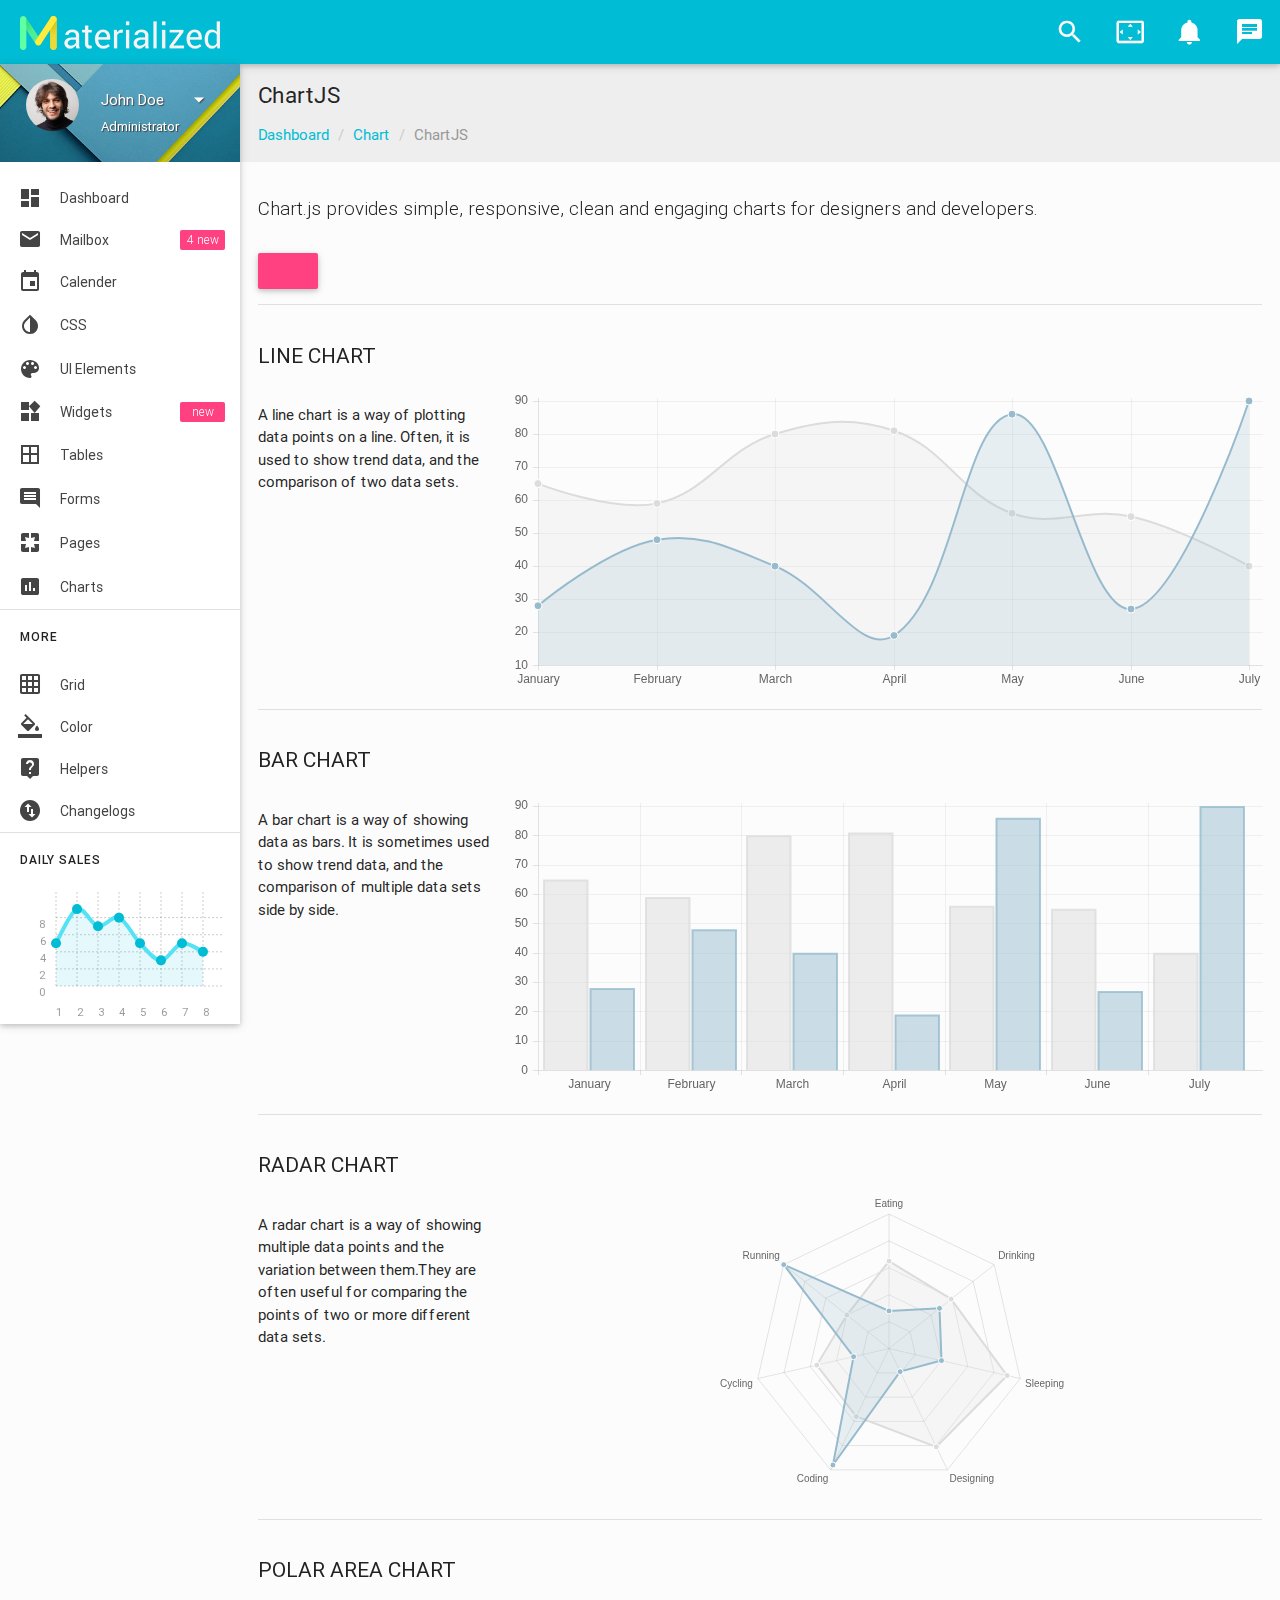
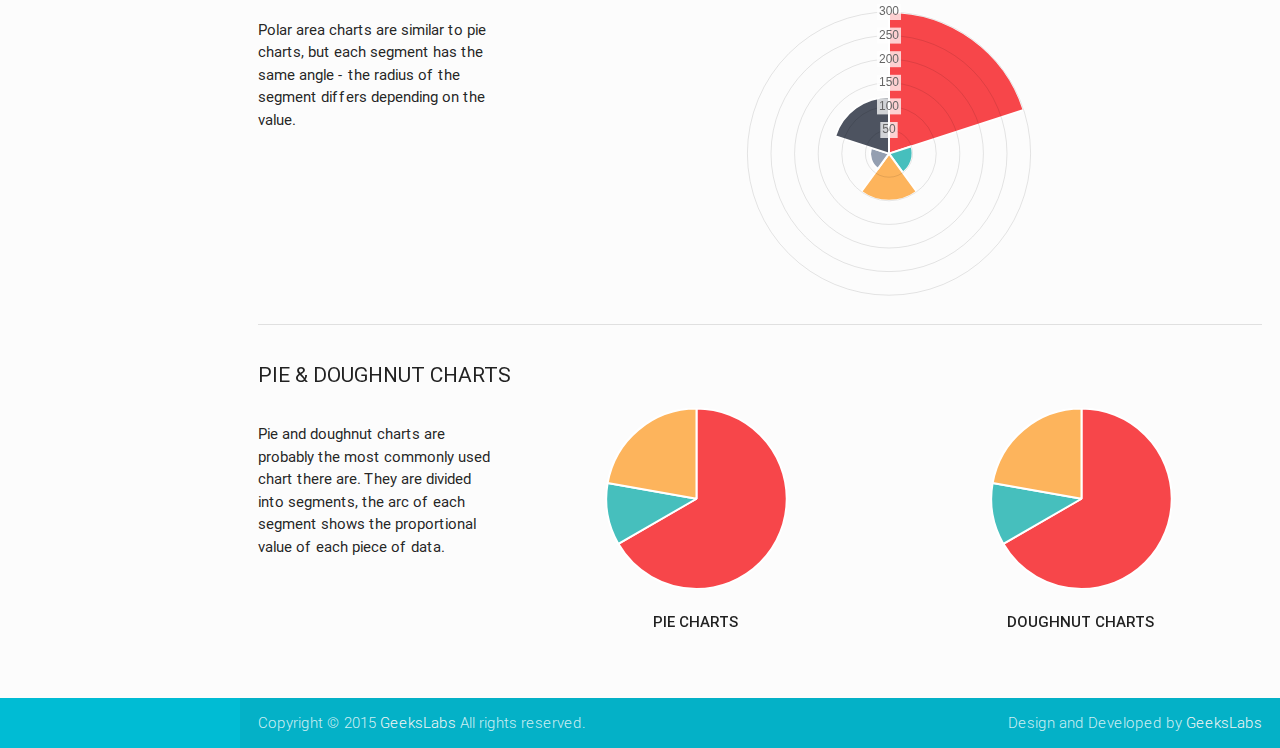
<file: static/admin/charts-chartjs.html>
<!DOCTYPE html>
<html lang="en">

<!--================================================================================
	Item Name: Materialize - Material Design Admin Template
	Version: 1.0
	Author: GeeksLabs
	Author URL: http://www.themeforest.net/user/geekslabs
================================================================================ -->

<head>
  <meta http-equiv="Content-Type" content="text/html; charset=UTF-8">
  <meta name="viewport" content="width=device-width, initial-scale=1, maximum-scale=1.0, user-scalable=no">
  <meta http-equiv="X-UA-Compatible" content="IE=edge">
  <meta name="msapplication-tap-highlight" content="no">
  <meta name="description" content="Materialize is a Material Design Admin Template,It's modern, responsive and based on Material Design by Google. ">
  <meta name="keywords" content="materialize, admin template, dashboard template, flat admin template, responsive admin template,">
  <title>ChartJS | Materialize - Material Design Admin Template</title>

  <!-- Favicons-->
  <link rel="icon" href="images/favicon/favicon-32x32.png" sizes="32x32">
  <!-- Favicons-->
  <link rel="apple-touch-icon-precomposed" href="images/favicon/apple-touch-icon-152x152.png">
  <!-- For iPhone -->
  <meta name="msapplication-TileColor" content="#00bcd4">
  <meta name="msapplication-TileImage" content="images/favicon/mstile-144x144.png">
  <!-- For Windows Phone -->


  <!-- CORE CSS-->
  
  <link href="css/materialize.css" type="text/css" rel="stylesheet" media="screen,projection">
  <link href="css/style.css" type="text/css" rel="stylesheet" media="screen,projection">


  <!-- INCLUDED PLUGIN CSS ON THIS PAGE -->
  <link href="css/prism.css" type="text/css" rel="stylesheet" media="screen,projection">
  <link href="js/plugins/perfect-scrollbar/perfect-scrollbar.css" type="text/css" rel="stylesheet" media="screen,projection">
  <link href="js/plugins/chartist-js/chartist.min.css" type="text/css" rel="stylesheet" media="screen,projection">
</head>

<body>
  <!-- Start Page Loading -->
    <div id="loader-wrapper">
        <div id="loader"></div>        
        <div class="loader-section section-left"></div>
        <div class="loader-section section-right"></div>
    </div>
    <!-- End Page Loading -->

  <!-- //////////////////////////////////////////////////////////////////////////// -->

  <!-- START HEADER -->
  <header id="header" class="page-topbar">
        <!-- start header nav-->
        <div class="navbar-fixed">
            <nav class="cyan">
                <div class="nav-wrapper">
                    <h1 class="logo-wrapper"><a href="index.html" class="brand-logo darken-1"><img src="images/materialize-logo.png" alt="materialize logo"></a> <span class="logo-text">Materialize</span></h1>
                    <ul class="right hide-on-med-and-down">
                        <li class="search-out">
                            <input type="text" class="search-out-text">
                        </li>
                        <li>    
                            <a href="javascript:void(0);" class="waves-effect waves-block waves-light show-search"><i class="mdi-action-search"></i></a>                              
                        </li>
                        <li><a href="javascript:void(0);" class="waves-effect waves-block waves-light toggle-fullscreen"><i class="mdi-action-settings-overscan"></i></a>
                        </li>
                        <li><a href="javascript:void(0);" class="waves-effect waves-block waves-light"><i class="mdi-social-notifications"></i></a>
                        </li>
                        <!-- Dropdown Trigger -->                        
                        <li><a href="#" data-activates="chat-out" class="waves-effect waves-block waves-light chat-collapse"><i class="mdi-communication-chat"></i></a>
                        </li>
                    </ul>
                </div>
            </nav>
        </div>
        <!-- end header nav-->
  </header>
  <!-- END HEADER -->

  <!-- //////////////////////////////////////////////////////////////////////////// -->

  <!-- START MAIN -->
  <div id="main">
    <!-- START WRAPPER -->
    <div class="wrapper">

      <!-- START LEFT SIDEBAR NAV-->
      <aside id="left-sidebar-nav">
          <ul id="slide-out" class="side-nav fixed leftside-navigation">
              <li class="user-details cyan darken-2">
                  <div class="row">
                      <div class="col col s4 m4 l4">
                          <img src="images/avatar.jpg" alt="" class="circle responsive-img valign profile-image">
                      </div>
                      <div class="col col s8 m8 l8">
                          <ul id="profile-dropdown" class="dropdown-content">
                              <li><a href="#"><i class="mdi-action-face-unlock"></i> Profile</a>
                              </li>
                              <li><a href="#"><i class="mdi-action-settings"></i> Settings</a>
                              </li>
                              <li><a href="#"><i class="mdi-communication-live-help"></i> Help</a>
                              </li>
                              <li class="divider"></li>
                              <li><a href="#"><i class="mdi-action-lock-outline"></i> Lock</a>
                              </li>
                              <li><a href="#"><i class="mdi-hardware-keyboard-tab"></i> Logout</a>
                              </li>
                          </ul>
                          <a class="btn-flat dropdown-button waves-effect waves-light white-text profile-btn" href="#" data-activates="profile-dropdown">John Doe<i class="mdi-navigation-arrow-drop-down right"></i></a>
                          <p class="user-roal">Administrator</p>
                      </div>
                  </div>
              </li>
              <li class="bold"><a href="index.html" class="waves-effect waves-cyan"><i class="mdi-action-dashboard"></i> Dashboard</a>
              </li>
              <li class="bold"><a href="app-email.html" class="waves-effect waves-cyan"><i class="mdi-communication-email"></i> Mailbox <span class="new badge">4</span></a>
              </li>
              <li class="bold"><a href="app-calendar.html" class="waves-effect waves-cyan"><i class="mdi-editor-insert-invitation"></i> Calender</a>
              </li>
              <li class="no-padding">
                  <ul class="collapsible collapsible-accordion">
                      <li class="bold"><a class="collapsible-header waves-effect waves-cyan"><i class="mdi-action-invert-colors"></i> CSS</a>
                          <div class="collapsible-body">
                              <ul>
                                  <li><a href="css-typography.html">Typography</a>
                                  </li>                                        
                                  <li><a href="css-icons.html">Icons</a>
                                  </li>
                                  <li><a href="css-shadow.html">Shadow</a>
                                  </li>
                                  <li><a href="css-media.html">Media</a>
                                  </li>
                                  <li><a href="css-sass.html">Sass</a>
                                  </li>
                              </ul>
                          </div>
                      </li>
                      <li class="bold"><a class="collapsible-header  waves-effect waves-cyan"><i class="mdi-image-palette"></i> UI Elements</a>
                          <div class="collapsible-body">
                              <ul>
                                  <li><a href="ui-buttons.html">Buttons</a>
                                  </li>
                                  <li><a href="ui-badges.html">Badges</a>
                                  </li>
                                  <li><a href="ui-cards.html">Cards</a>
                                  </li>
                                  <li><a href="ui-collections.html">Collections</a>
                                  </li>
                                  <li><a href="ui-accordions.html">Accordian</a>
                                  </li>                                        
                                  <li><a href="ui-navbar.html">Navbar</a>
                                  </li>
                                  <li><a href="ui-pagination.html">Pagination</a>
                                  </li>
                                  <li><a href="ui-preloader.html">Preloader</a>
                                  </li>
                                  <li><a href="ui-modals.html">Modals</a>
                                  </li>
                                  <li><a href="ui-media.html">Media</a>
                                  </li>
                                  <li><a href="ui-toasts.html">Toasts</a>
                                  </li>
                                  <li><a href="ui-tooltip.html">Tooltip</a>
                                  </li>
                              </ul>
                          </div>
                      </li>
                      <li class="bold"><a href="app-widget.html" class="waves-effect waves-cyan"><i class="mdi-device-now-widgets"></i> Widgets <span class="new badge"></span></a>
                      </li>
                      <li class="bold"><a class="collapsible-header  waves-effect waves-cyan"><i class="mdi-editor-border-all"></i> Tables</a>
                          <div class="collapsible-body">
                              <ul>
                                  <li><a href="table-basic.html">Basic Tables</a>
                                  </li>
                                  <li><a href="table-data.html">Data Tables</a>
                                  </li>
                              </ul>
                          </div>
                      </li>
                      <li class="bold"><a class="collapsible-header  waves-effect waves-cyan"><i class="mdi-editor-insert-comment"></i> Forms</a>
                          <div class="collapsible-body">
                              <ul>
                                  <li><a href="form-elements.html">Form Elements</a>
                                  </li>
                                  <li><a href="form-layouts.html">Form Layouts</a>
                                  </li>
                              </ul>
                          </div>
                      </li>
                      <li class="bold"><a class="collapsible-header  waves-effect waves-cyan"><i class="mdi-social-pages"></i> Pages</a>
                          <div class="collapsible-body">
                              <ul>                                        
                                  <li><a href="page-login.html">Login</a>
                                  </li>
                                  <li><a href="page-register.html">Register</a>
                                  </li>
                                  <li><a href="page-lock-screen.html">Lock Screen</a>
                                  </li>
                                  <li><a href="page-invoice.html">Invoice</a>
                                  </li>
                                  <li><a href="page-404.html">404</a>
                                  </li>
                                  <li><a href="page-500.html">500</a>
                                  </li>
                                  <li><a href="page-blank.html">Blank</a>
                                  </li>
                              </ul>
                          </div>
                      </li>
                      <li class="bold"><a class="collapsible-header waves-effect waves-cyan"><i class="mdi-editor-insert-chart"></i> Charts</a>
                          <div class="collapsible-body">
                              <ul>
                                  <li><a href="charts-chartjs.html">Chart JS</a>
                                  </li>
                                  <li><a href="charts-chartist.html">Chartist</a>
                                  </li>
                                  <li><a href="charts-morris.html">Morris Charts</a>
                                  </li>
                                  <li><a href="charts-xcharts.html">xCharts</a>
                                  </li>
                                  <li><a href="charts-flotcharts.html">Flot Charts</a>
                                  </li>
                                  <li><a href="charts-sparklines.html">Sparkline Charts</a>
                                  </li>
                              </ul>
                          </div>
                      </li>
                  </ul>
              </li>
              <li class="li-hover"><div class="divider"></div></li>
              <li class="li-hover"><p class="ultra-small margin more-text">MORE</p></li>
              <li><a href="css-grid.html"><i class="mdi-image-grid-on"></i> Grid</a>
              </li>
              <li><a href="css-color.html"><i class="mdi-editor-format-color-fill"></i> Color</a>
              </li>
              <li><a href="css-helpers.html"><i class="mdi-communication-live-help"></i> Helpers</a>
              </li>
              <li><a href="changelogs.html"><i class="mdi-action-swap-vert-circle"></i> Changelogs</a>
              </li>
              <li class="li-hover"><div class="divider"></div></li>
              <li class="li-hover"><p class="ultra-small margin more-text">Daily Sales</p></li>
              <li class="li-hover">
                  <div class="row">
                      <div class="col s12 m12 l12">
                          <div class="sample-chart-wrapper">                            
                              <div class="ct-chart ct-golden-section" id="ct2-chart"></div>
                          </div>
                      </div>
                  </div>
              </li>
          </ul>
          <a href="#" data-activates="slide-out" class="sidebar-collapse btn-floating btn-medium waves-effect waves-light hide-on-large-only darken-2"><i class="mdi-navigation-menu" ></i></a>
      </aside>
      <!-- END LEFT SIDEBAR NAV-->

      <!-- //////////////////////////////////////////////////////////////////////////// -->

      <!-- START CONTENT -->
      <section id="content">

        <!--breadcrumbs start-->
        <div id="breadcrumbs-wrapper" class=" grey lighten-3">
          <div class="container">
            <div class="row">
              <div class="col s12 m12 l12">
                <h5 class="breadcrumbs-title">ChartJS</h5>
                <ol class="breadcrumb">
                  <li><a href="index.html">Dashboard</a>
                  </li>
                  <li><a href="#">Chart</a>
                  </li>
                  <li class="active">ChartJS</li>
                </ol>
              </div>
            </div>
          </div>
        </div>
        <!--breadcrumbs end-->


        <!--start container-->
        <div class="container">
          <div class="section">
            <p class="caption">Chart.js provides simple, responsive, clean and engaging charts for designers and developers.</p>
            <p><a href="http://www.chartjs.org/docs/#getting-started" class="btn waves-effect pink accent-2 white-text" target="_blank"></a>
            </p>

            <div class="divider"></div>
            <!--chartjs-->
            <div id="chartjs" class="section">
              <h4 class="header">Line Chart</h4>
              <div class="row">
                <div class="col s12 m4 l3">
                  <p>A line chart is a way of plotting data points on a line. Often, it is used to show trend data, and the comparison of two data sets.</p>
                </div>
                <div class="col s12 m8 l9">
                  <div class="sample-chart-wrapper">
                    <canvas id="line-chart-sample" height="120"></canvas>
                  </div>
                </div>
              </div>
            </div>

            <div class="divider"></div>
            <!--Bar Chart-->
            <div id="chartjs-bar-chart" class="section">
              <h4 class="header">Bar Chart</h4>
              <div class="row">
                <div class="col s12 m4 l3">
                  <p>A bar chart is a way of showing data as bars. It is sometimes used to show trend data, and the comparison of multiple data sets side by side.</p>
                </div>
                <div class="col s12 m8 l9">
                  <div class="sample-chart-wrapper">
                    <canvas id="bar-chart-sample" height="120"></canvas>
                  </div>
                </div>
              </div>
            </div>

            <div class="divider"></div>
            <!--Radar Chart-->
            <div id="chartjs-radar-chart" class="section">
              <h4 class="header">Radar Chart</h4>
              <div class="row">
                <div class="col s12 m4 l3">
                  <p>A radar chart is a way of showing multiple data points and the variation between them.They are often useful for comparing the points of two or more different data sets.</p>
                </div>
                <div class="col s12 m8 l9">
                  <div class="sample-chart-wrapper">
                    <canvas id="radar-chart-sample" height="120"></canvas>
                  </div>
                </div>
              </div>
            </div>

            <div class="divider"></div>
            <!--Polar Area Chart-->
            <div id="chartjs-polor-chart" class="section">
              <h4 class="header">Polar Area Chart</h4>
              <div class="row">
                <div class="col s12 m4 l3">
                  <p>Polar area charts are similar to pie charts, but each segment has the same angle - the radius of the segment differs depending on the value.</p>
                </div>
                <div class="col s12 m8 l9">
                  <div class="sample-chart-wrapper">
                    <canvas id="polar-chart-sample" height="120"></canvas>
                  </div>
                </div>
              </div>
            </div>

            <div class="divider"></div>
            <!--Pie & Doughnut Charts-->
            <div id="chartjs-pie-chart" class="section">
              <h4 class="header">Pie & Doughnut Charts</h4>
              <div class="row">
                <div class="col s12 m4 l3">
                  <p>Pie and doughnut charts are probably the most commonly used chart there are. They are divided into segments, the arc of each segment shows the proportional value of each piece of data.</p>
                </div>
                <div class="col s12 m8 l9">
                  <div class="row">
                    <div class="col s12 m6 l6">
                      
                      <div class="sample-chart-wrapper">
                        <canvas id="pie-chart-sample" ></canvas>
                      </div>
                      <p class="header center">Pie Charts</p>
                    </div>
                    <div class="col s12 m6 l6">
                      <div class="sample-chart-wrapper">
                        <canvas id="doughnut-chart-sample" ></canvas>
                      </div>
                      <p class="header center">Doughnut Charts</p>
                    </div>
                  </div>
                </div>
              </div>
            </div>

          </div>
        </div>
        <!--end container-->

      </section>
      <!-- END CONTENT -->

      <!-- //////////////////////////////////////////////////////////////////////////// -->
      <!-- START RIGHT SIDEBAR NAV-->
      <aside id="right-sidebar-nav">
        <ul id="chat-out" class="side-nav rightside-navigation">
            <li class="li-hover">
            <a href="#" data-activates="chat-out" class="chat-close-collapse right"><i class="mdi-navigation-close"></i></a>
            <div id="right-search" class="row">
                <form class="col s12">
                    <div class="input-field">
                        <i class="mdi-action-search prefix"></i>
                        <input id="icon_prefix" type="text" class="validate">
                        <label for="icon_prefix">Search</label>
                    </div>
                </form>
            </div>
            </li>
            <li class="li-hover">
                <ul class="chat-collapsible" data-collapsible="expandable">
                <li>
                    <div class="collapsible-header teal white-text active"><i class="mdi-social-whatshot"></i>Recent Activity</div>
                    <div class="collapsible-body recent-activity">
                        <div class="recent-activity-list chat-out-list row">
                            <div class="col s3 recent-activity-list-icon"><i class="mdi-action-add-shopping-cart"></i>
                            </div>
                            <div class="col s9 recent-activity-list-text">
                                <a href="#">just now</a>
                                <p>Jim Doe Purchased new equipments for zonal office.</p>
                            </div>
                        </div>
                        <div class="recent-activity-list chat-out-list row">
                            <div class="col s3 recent-activity-list-icon"><i class="mdi-device-airplanemode-on"></i>
                            </div>
                            <div class="col s9 recent-activity-list-text">
                                <a href="#">Yesterday</a>
                                <p>Your Next flight for USA will be on 15th August 2015.</p>
                            </div>
                        </div>
                        <div class="recent-activity-list chat-out-list row">
                            <div class="col s3 recent-activity-list-icon"><i class="mdi-action-settings-voice"></i>
                            </div>
                            <div class="col s9 recent-activity-list-text">
                                <a href="#">5 Days Ago</a>
                                <p>Natalya Parker Send you a voice mail for next conference.</p>
                            </div>
                        </div>
                        <div class="recent-activity-list chat-out-list row">
                            <div class="col s3 recent-activity-list-icon"><i class="mdi-action-store"></i>
                            </div>
                            <div class="col s9 recent-activity-list-text">
                                <a href="#">Last Week</a>
                                <p>Jessy Jay open a new store at S.G Road.</p>
                            </div>
                        </div>
                        <div class="recent-activity-list chat-out-list row">
                            <div class="col s3 recent-activity-list-icon"><i class="mdi-action-settings-voice"></i>
                            </div>
                            <div class="col s9 recent-activity-list-text">
                                <a href="#">5 Days Ago</a>
                                <p>Natalya Parker Send you a voice mail for next conference.</p>
                            </div>
                        </div>
                    </div>
                </li>
                <li>
                    <div class="collapsible-header light-blue white-text active"><i class="mdi-editor-attach-money"></i>Sales Repoart</div>
                    <div class="collapsible-body sales-repoart">
                        <div class="sales-repoart-list  chat-out-list row">
                            <div class="col s8">Target Salse</div>
                            <div class="col s4"><span id="sales-line-1"></span>
                            </div>
                        </div>
                        <div class="sales-repoart-list chat-out-list row">
                            <div class="col s8">Payment Due</div>
                            <div class="col s4"><span id="sales-bar-1"></span>
                            </div>
                        </div>
                        <div class="sales-repoart-list chat-out-list row">
                            <div class="col s8">Total Delivery</div>
                            <div class="col s4"><span id="sales-line-2"></span>
                            </div>
                        </div>
                        <div class="sales-repoart-list chat-out-list row">
                            <div class="col s8">Total Progress</div>
                            <div class="col s4"><span id="sales-bar-2"></span>
                            </div>
                        </div>
                    </div>
                </li>
                <li>
                    <div class="collapsible-header red white-text"><i class="mdi-action-stars"></i>Favorite Associates</div>
                    <div class="collapsible-body favorite-associates">
                        <div class="favorite-associate-list chat-out-list row">
                            <div class="col s4"><img src="images/avatar.jpg" alt="" class="circle responsive-img online-user valign profile-image">
                            </div>
                            <div class="col s8">
                                <p>Eileen Sideways</p>
                                <p class="place">Los Angeles, CA</p>
                            </div>
                        </div>
                        <div class="favorite-associate-list chat-out-list row">
                            <div class="col s4"><img src="images/avatar.jpg" alt="" class="circle responsive-img online-user valign profile-image">
                            </div>
                            <div class="col s8">
                                <p>Zaham Sindil</p>
                                <p class="place">San Francisco, CA</p>
                            </div>
                        </div>
                        <div class="favorite-associate-list chat-out-list row">
                            <div class="col s4"><img src="images/avatar.jpg" alt="" class="circle responsive-img offline-user valign profile-image">
                            </div>
                            <div class="col s8">
                                <p>Renov Leongal</p>
                                <p class="place">Cebu City, Philippines</p>
                            </div>
                        </div>
                        <div class="favorite-associate-list chat-out-list row">
                            <div class="col s4"><img src="images/avatar.jpg" alt="" class="circle responsive-img online-user valign profile-image">
                            </div>
                            <div class="col s8">
                                <p>Weno Carasbong</p>
                                <p>Tokyo, Japan</p>
                            </div>
                        </div>
                        <div class="favorite-associate-list chat-out-list row">
                            <div class="col s4"><img src="images/avatar.jpg" alt="" class="circle responsive-img offline-user valign profile-image">
                            </div>
                            <div class="col s8">
                                <p>Nusja Nawancali</p>
                                <p class="place">Bangkok, Thailand</p>
                            </div>
                        </div>
                    </div>
                </li>
                </ul>
            </li>
        </ul>
      </aside>
      <!-- LEFT RIGHT SIDEBAR NAV-->

    </div>
    <!-- END WRAPPER -->

  </div>
  <!-- END MAIN -->



  <!-- //////////////////////////////////////////////////////////////////////////// -->

  <!-- START FOOTER -->
  <footer class="page-footer">
    <div class="footer-copyright">
      <div class="container">
        <span>Copyright © 2015 <a class="grey-text text-lighten-4" href="http://themeforest.net/user/geekslabs/portfolio?ref=geekslabs" target="_blank">GeeksLabs</a> All rights reserved.</span>
        <span class="right"> Design and Developed by <a class="grey-text text-lighten-4" href="http://geekslabs.com/">GeeksLabs</a></span>
        </div>
    </div>
  </footer>
  <!-- END FOOTER -->



    <!-- ================================================
    Scripts
    ================================================ -->
    
    <!-- jQuery Library -->
    <script type="text/javascript" src="js/jquery-1.11.2.min.js"></script>    
    <!--materialize js-->
    <script type="text/javascript" src="js/materialize.min.js"></script>
    <!--scrollbar-->
    <script type="text/javascript" src="js/plugins/perfect-scrollbar/perfect-scrollbar.min.js"></script>
    
    <!-- chartist -->
    <script type="text/javascript" src="js/plugins/chartist-js/chartist.min.js"></script>   
    
    <!-- chartjs -->
    <script type="text/javascript" src="js/plugins/chartjs/chart.min.js"></script>
    <script type="text/javascript" src="js/plugins/chartjs/chartjs-sample-chart.js"></script>


    <!--plugins.js - Some Specific JS codes for Plugin Settings-->
    <script type="text/javascript" src="js/plugins.js"></script>
</body>

</html>
</file>
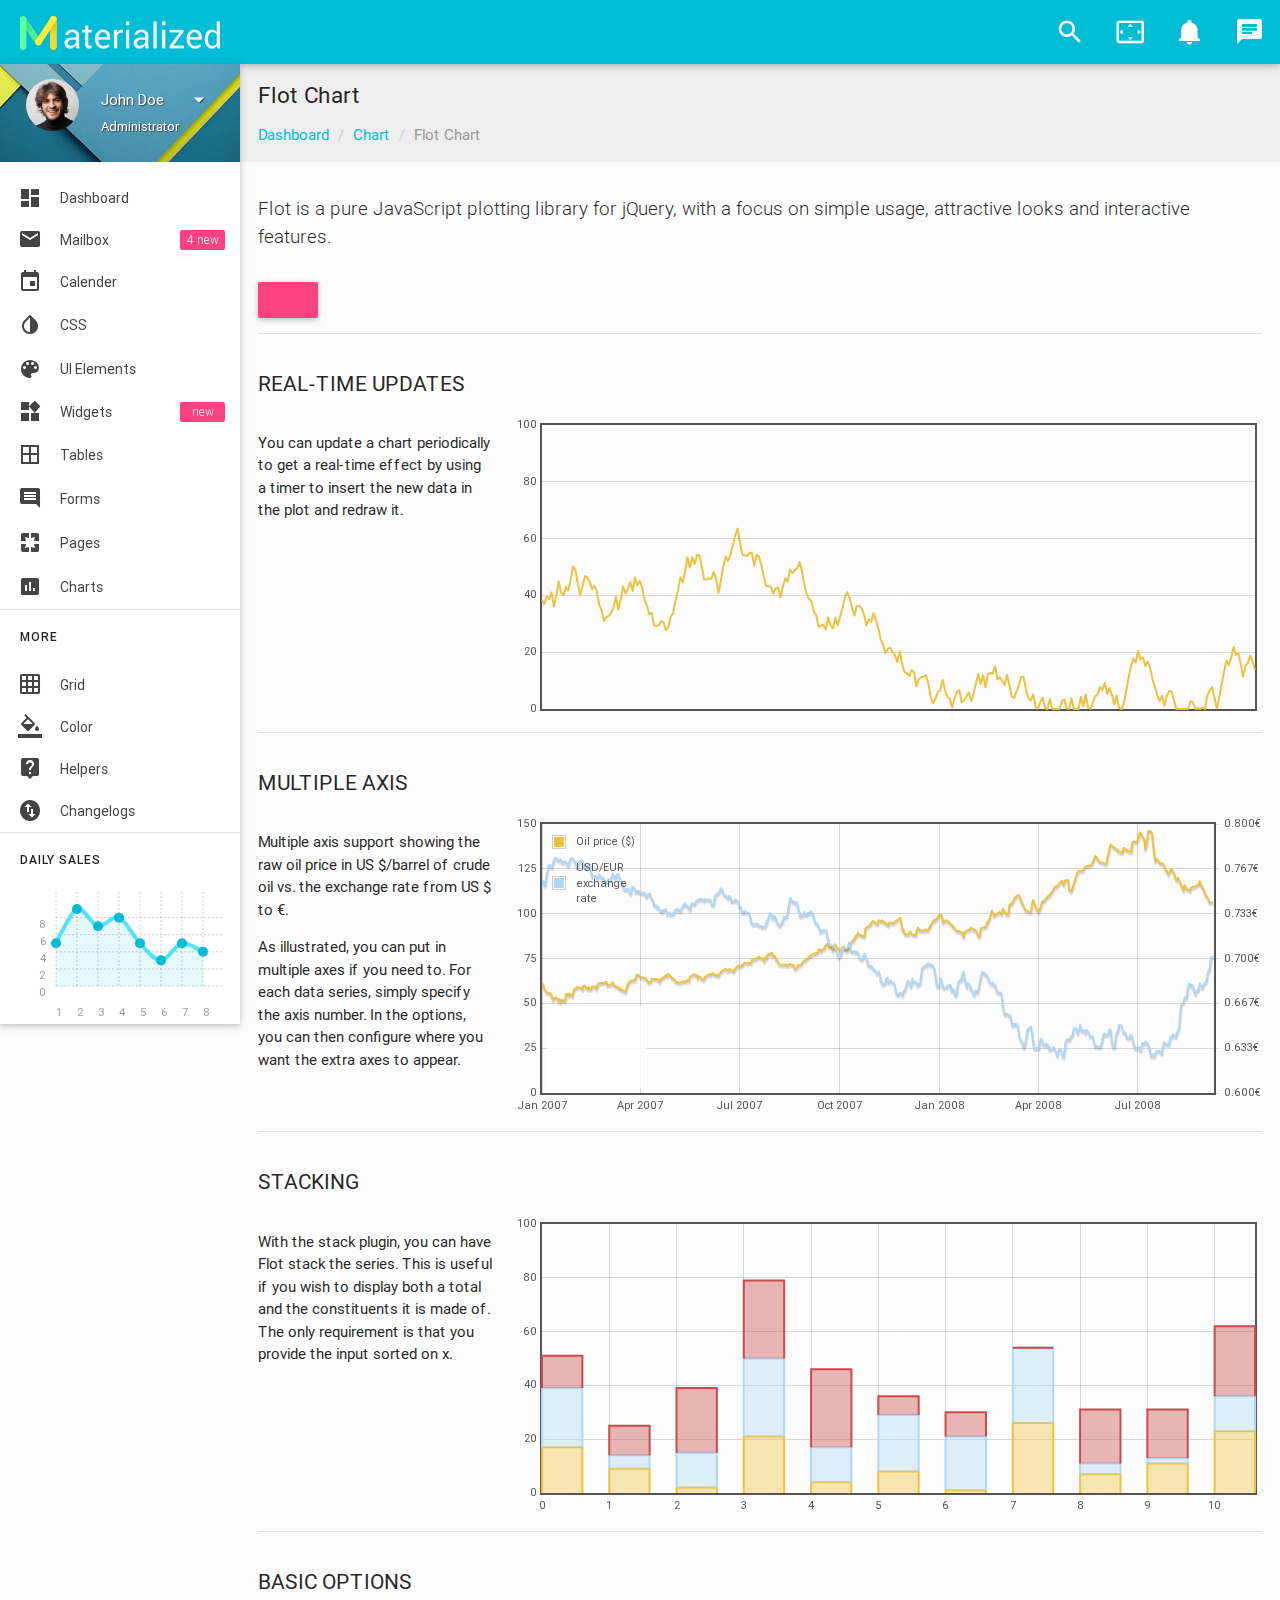
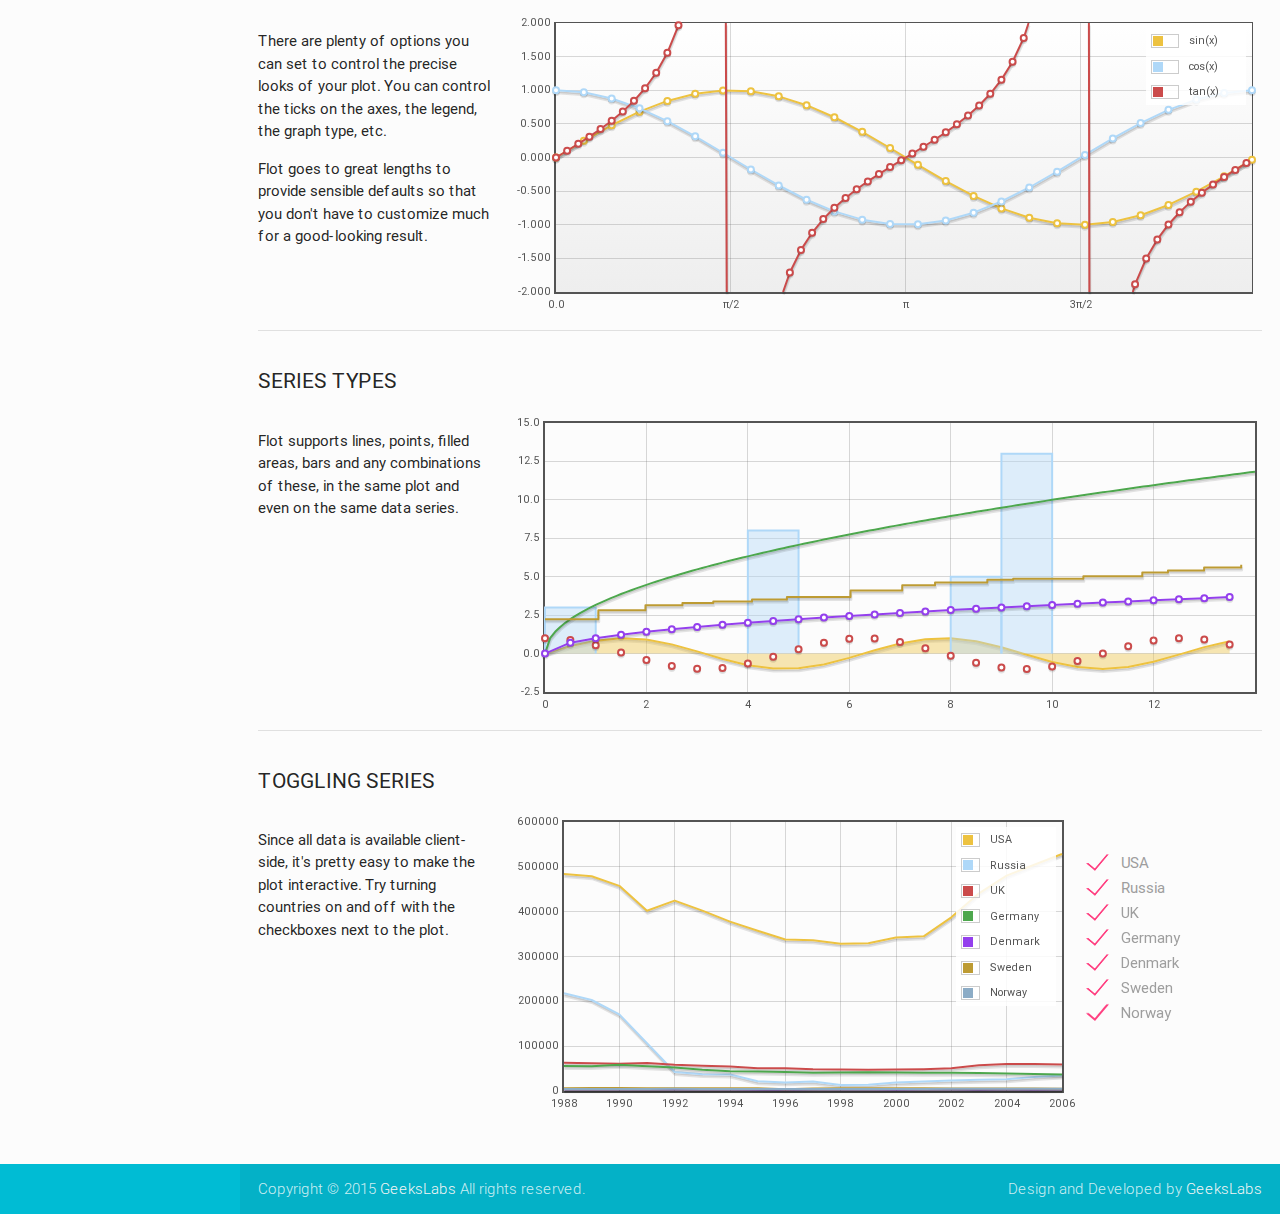
<file: static/admin/charts-flotcharts.html>
<!DOCTYPE html>
<html lang="en">

<!--================================================================================
	Item Name: Materialize - Material Design Admin Template
	Version: 1.0
	Author: GeeksLabs
	Author URL: http://www.themeforest.net/user/geekslabs
================================================================================ -->

<head>
  <meta http-equiv="Content-Type" content="text/html; charset=UTF-8">
  <meta name="viewport" content="width=device-width, initial-scale=1, maximum-scale=1.0, user-scalable=no">
  <meta http-equiv="X-UA-Compatible" content="IE=edge">
  <meta name="msapplication-tap-highlight" content="no">
  <meta name="description" content="Materialize is a Material Design Admin Template,It's modern, responsive and based on Material Design by Google. ">
  <meta name="keywords" content="materialize, admin template, dashboard template, flat admin template, responsive admin template,">
  <title>Flot Chart | Materialize - Material Design Admin Template</title>

  <!-- Favicons-->
  <link rel="icon" href="images/favicon/favicon-32x32.png" sizes="32x32">
  <!-- Favicons-->
  <link rel="apple-touch-icon-precomposed" href="images/favicon/apple-touch-icon-152x152.png">
  <!-- For iPhone -->
  <meta name="msapplication-TileColor" content="#00bcd4">
  <meta name="msapplication-TileImage" content="images/favicon/mstile-144x144.png">
  <!-- For Windows Phone -->


  <!-- CORE CSS-->
  
  <link href="css/materialize.css" type="text/css" rel="stylesheet" media="screen,projection">
  <link href="css/style.css" type="text/css" rel="stylesheet" media="screen,projection">


  <!-- INCLUDED PLUGIN CSS ON THIS PAGE -->
  <link href="css/prism.css" type="text/css" rel="stylesheet" media="screen,projection">
  <link href="js/plugins/perfect-scrollbar/perfect-scrollbar.css" type="text/css" rel="stylesheet" media="screen,projection">
  <link href="js/plugins/chartist-js/chartist.min.css" type="text/css" rel="stylesheet" media="screen,projection">

 
</head>

<body>
  <!-- Start Page Loading -->
    <div id="loader-wrapper">
        <div id="loader"></div>        
        <div class="loader-section section-left"></div>
        <div class="loader-section section-right"></div>
    </div>
    <!-- End Page Loading -->

  <!-- //////////////////////////////////////////////////////////////////////////// -->

  <!-- START HEADER -->
  <header id="header" class="page-topbar">
        <!-- start header nav-->
        <div class="navbar-fixed">
            <nav class="cyan">
                <div class="nav-wrapper">
                    <h1 class="logo-wrapper"><a href="index.html" class="brand-logo darken-1"><img src="images/materialize-logo.png" alt="materialize logo"></a> <span class="logo-text">Materialize</span></h1>
                    <ul class="right hide-on-med-and-down">
                        <li class="search-out">
                            <input type="text" class="search-out-text">
                        </li>
                        <li>    
                            <a href="javascript:void(0);" class="waves-effect waves-block waves-light show-search"><i class="mdi-action-search"></i></a>                              
                        </li>
                        <li><a href="javascript:void(0);" class="waves-effect waves-block waves-light toggle-fullscreen"><i class="mdi-action-settings-overscan"></i></a>
                        </li>
                        <li><a href="javascript:void(0);" class="waves-effect waves-block waves-light"><i class="mdi-social-notifications"></i></a>
                        </li>
                        <!-- Dropdown Trigger -->                        
                        <li><a href="#" data-activates="chat-out" class="waves-effect waves-block waves-light chat-collapse"><i class="mdi-communication-chat"></i></a>
                        </li>
                    </ul>
                </div>
            </nav>
        </div>
        <!-- end header nav-->
  </header>
  <!-- END HEADER -->

  <!-- //////////////////////////////////////////////////////////////////////////// -->

  <!-- START MAIN -->
  <div id="main">
    <!-- START WRAPPER -->
    <div class="wrapper">

      <!-- START LEFT SIDEBAR NAV-->
      <aside id="left-sidebar-nav">
          <ul id="slide-out" class="side-nav fixed leftside-navigation">
              <li class="user-details cyan darken-2">
                  <div class="row">
                      <div class="col col s4 m4 l4">
                          <img src="images/avatar.jpg" alt="" class="circle responsive-img valign profile-image">
                      </div>
                      <div class="col col s8 m8 l8">
                          <ul id="profile-dropdown" class="dropdown-content">
                              <li><a href="#"><i class="mdi-action-face-unlock"></i> Profile</a>
                              </li>
                              <li><a href="#"><i class="mdi-action-settings"></i> Settings</a>
                              </li>
                              <li><a href="#"><i class="mdi-communication-live-help"></i> Help</a>
                              </li>
                              <li class="divider"></li>
                              <li><a href="#"><i class="mdi-action-lock-outline"></i> Lock</a>
                              </li>
                              <li><a href="#"><i class="mdi-hardware-keyboard-tab"></i> Logout</a>
                              </li>
                          </ul>
                          <a class="btn-flat dropdown-button waves-effect waves-light white-text profile-btn" href="#" data-activates="profile-dropdown">John Doe<i class="mdi-navigation-arrow-drop-down right"></i></a>
                          <p class="user-roal">Administrator</p>
                      </div>
                  </div>
              </li>
              <li class="bold"><a href="index.html" class="waves-effect waves-cyan"><i class="mdi-action-dashboard"></i> Dashboard</a>
              </li>
              <li class="bold"><a href="app-email.html" class="waves-effect waves-cyan"><i class="mdi-communication-email"></i> Mailbox <span class="new badge">4</span></a>
              </li>
              <li class="bold"><a href="app-calendar.html" class="waves-effect waves-cyan"><i class="mdi-editor-insert-invitation"></i> Calender</a>
              </li>
              <li class="no-padding">
                  <ul class="collapsible collapsible-accordion">
                      <li class="bold"><a class="collapsible-header waves-effect waves-cyan"><i class="mdi-action-invert-colors"></i> CSS</a>
                          <div class="collapsible-body">
                              <ul>
                                  <li><a href="css-typography.html">Typography</a>
                                  </li>                                        
                                  <li><a href="css-icons.html">Icons</a>
                                  </li>
                                  <li><a href="css-shadow.html">Shadow</a>
                                  </li>
                                  <li><a href="css-media.html">Media</a>
                                  </li>
                                  <li><a href="css-sass.html">Sass</a>
                                  </li>
                              </ul>
                          </div>
                      </li>
                      <li class="bold"><a class="collapsible-header  waves-effect waves-cyan"><i class="mdi-image-palette"></i> UI Elements</a>
                          <div class="collapsible-body">
                              <ul>
                                  <li><a href="ui-buttons.html">Buttons</a>
                                  </li>
                                  <li><a href="ui-badges.html">Badges</a>
                                  </li>
                                  <li><a href="ui-cards.html">Cards</a>
                                  </li>
                                  <li><a href="ui-collections.html">Collections</a>
                                  </li>
                                  <li><a href="ui-accordions.html">Accordian</a>
                                  </li>                                        
                                  <li><a href="ui-navbar.html">Navbar</a>
                                  </li>
                                  <li><a href="ui-pagination.html">Pagination</a>
                                  </li>
                                  <li><a href="ui-preloader.html">Preloader</a>
                                  </li>
                                  <li><a href="ui-modals.html">Modals</a>
                                  </li>
                                  <li><a href="ui-media.html">Media</a>
                                  </li>
                                  <li><a href="ui-toasts.html">Toasts</a>
                                  </li>
                                  <li><a href="ui-tooltip.html">Tooltip</a>
                                  </li>
                              </ul>
                          </div>
                      </li>
                      <li class="bold"><a href="app-widget.html" class="waves-effect waves-cyan"><i class="mdi-device-now-widgets"></i> Widgets <span class="new badge"></span></a>
                      </li>
                      <li class="bold"><a class="collapsible-header  waves-effect waves-cyan"><i class="mdi-editor-border-all"></i> Tables</a>
                          <div class="collapsible-body">
                              <ul>
                                  <li><a href="table-basic.html">Basic Tables</a>
                                  </li>
                                  <li><a href="table-data.html">Data Tables</a>
                                  </li>
                              </ul>
                          </div>
                      </li>
                      <li class="bold"><a class="collapsible-header  waves-effect waves-cyan"><i class="mdi-editor-insert-comment"></i> Forms</a>
                          <div class="collapsible-body">
                              <ul>
                                  <li><a href="form-elements.html">Form Elements</a>
                                  </li>
                                  <li><a href="form-layouts.html">Form Layouts</a>
                                  </li>
                              </ul>
                          </div>
                      </li>
                      <li class="bold"><a class="collapsible-header  waves-effect waves-cyan"><i class="mdi-social-pages"></i> Pages</a>
                          <div class="collapsible-body">
                              <ul>                                        
                                  <li><a href="page-login.html">Login</a>
                                  </li>
                                  <li><a href="page-register.html">Register</a>
                                  </li>
                                  <li><a href="page-lock-screen.html">Lock Screen</a>
                                  </li>
                                  <li><a href="page-invoice.html">Invoice</a>
                                  </li>
                                  <li><a href="page-404.html">404</a>
                                  </li>
                                  <li><a href="page-500.html">500</a>
                                  </li>
                                  <li><a href="page-blank.html">Blank</a>
                                  </li>
                              </ul>
                          </div>
                      </li>
                      <li class="bold"><a class="collapsible-header waves-effect waves-cyan"><i class="mdi-editor-insert-chart"></i> Charts</a>
                          <div class="collapsible-body">
                              <ul>
                                  <li><a href="charts-chartjs.html">Chart JS</a>
                                  </li>
                                  <li><a href="charts-chartist.html">Chartist</a>
                                  </li>
                                  <li><a href="charts-morris.html">Morris Charts</a>
                                  </li>
                                  <li><a href="charts-xcharts.html">xCharts</a>
                                  </li>
                                  <li><a href="charts-flotcharts.html">Flot Charts</a>
                                  </li>
                                  <li><a href="charts-sparklines.html">Sparkline Charts</a>
                                  </li>
                              </ul>
                          </div>
                      </li>
                  </ul>
              </li>
              <li class="li-hover"><div class="divider"></div></li>
              <li class="li-hover"><p class="ultra-small margin more-text">MORE</p></li>
              <li><a href="css-grid.html"><i class="mdi-image-grid-on"></i> Grid</a>
              </li>
              <li><a href="css-color.html"><i class="mdi-editor-format-color-fill"></i> Color</a>
              </li>
              <li><a href="css-helpers.html"><i class="mdi-communication-live-help"></i> Helpers</a>
              </li>
              <li><a href="changelogs.html"><i class="mdi-action-swap-vert-circle"></i> Changelogs</a>
              </li>
              <li class="li-hover"><div class="divider"></div></li>
              <li class="li-hover"><p class="ultra-small margin more-text">Daily Sales</p></li>
              <li class="li-hover">
                  <div class="row">
                      <div class="col s12 m12 l12">
                          <div class="sample-chart-wrapper">                            
                              <div class="ct-chart ct-golden-section" id="ct2-chart"></div>
                          </div>
                      </div>
                  </div>
              </li>
          </ul>
          <a href="#" data-activates="slide-out" class="sidebar-collapse btn-floating btn-medium waves-effect waves-light hide-on-large-only darken-2"><i class="mdi-navigation-menu" ></i></a>
      </aside>
      <!-- END LEFT SIDEBAR NAV-->

      <!-- //////////////////////////////////////////////////////////////////////////// -->

      <!-- START CONTENT -->
      <section id="content">

        <!--breadcrumbs start-->
        <div id="breadcrumbs-wrapper" class=" grey lighten-3">
          <div class="container">
            <div class="row">
              <div class="col s12 m12 l12">
                <h5 class="breadcrumbs-title">Flot Chart</h5>
                <ol class="breadcrumb">
                  <li><a href="index.html">Dashboard</a>
                  </li>
                  <li><a href="#">Chart</a>
                  </li>
                  <li class="active">Flot Chart</li>
                </ol>
              </div>
            </div>
          </div>
        </div>
        <!--breadcrumbs end-->


        <!--start container-->
        <div id ="flotchart" class="container">
          <div class="section">
            <p class="caption">Flot is a pure JavaScript plotting library for jQuery, with a focus on simple usage, attractive looks and interactive features.</p>
            <p><a href="http://www.flotcharts.org/" class="btn waves-effect pink accent-2 white-text" target="_blank"></a>
            </p>

            <div class="divider"></div>
            <!--Real-time updates Chart-->
            <div id="flot-real-time-chart" class="section">
              <h4 class="header">Real-time updates</h4>
              <div class="row">
                <div class="col s12 m4 l3">
                  <p>You can update a chart periodically to get a real-time effect by using a timer to insert the new data in the plot and redraw it.</p>
                </div>
                <div class="col s12 m8 l9">
                  <div class="sample-chart-wrapper">
                    <div id="real-time" class="flotchart-placeholder"></div>
                  </div>
                </div>
              </div>
            </div>

            <div class="divider"></div>
            <!--Flot Multiple axis Chart-->
            <div id="flot-multiple-axis-chart" class="section">
              <h4 class="header">Multiple Axis</h4>
              <div class="row">
                <div class="col s12 m4 l3">
                  <p>Multiple axis support showing the raw oil price in US $/barrel of crude oil vs. the exchange rate from US $ to €.</p>
                  <p>As illustrated, you can put in multiple axes if you need to. For each data series, simply specify the axis number. In the options, you can then configure where you want the extra axes to appear.</p>
                </div>
                <div class="col s12 m8 l9">
                  <div class="sample-chart-wrapper">
                    <div id="axis-multiple" class="flotchart-placeholder"></div>
                  </div>
                </div>
              </div>
            </div>

            <div class="divider"></div>
            <!--Flot Stacking Chart-->
            <div id="flot-stacking-chart" class="section">
              <h4 class="header">Stacking</h4>
              <div class="row">
                <div class="col s12 m4 l3">
                  <p>With the stack plugin, you can have Flot stack the series. This is useful if you wish to display both a total and the constituents it is made of. The only requirement is that you provide the input sorted on x.</p>
                </div>
                <div class="col s12 m8 l9">
                  <div class="sample-chart-wrapper">
                    <div id="stacking" class="flotchart-placeholder"></div>
                  </div>
                </div>
              </div>
            </div>

            <div class="divider"></div>

            <!--Flot Basic Options Chart-->
            <div id="flot-basic-option-chart" class="section">
              <h4 class="header">Basic Options</h4>
              <div class="row">
                <div class="col s12 m4 l3">
                  <p>There are plenty of options you can set to control the precise looks of your plot. You can control the ticks on the axes, the legend, the graph type, etc.</p>
                  <p>Flot goes to great lengths to provide sensible defaults so that you don't have to customize much for a good-looking result.</p>
                </div>
                <div class="col s12 m8 l9">
                  <div class="sample-chart-wrapper">
                    <div id="basic-options" class="flotchart-placeholder"></div>
                  </div>
                </div>
              </div>
            </div>

            <div class="divider"></div>

            <!--Flot Series Types Chart-->
            <div id="flot-series-types-chart" class="section">
              <h4 class="header">Series Types</h4>
              <div class="row">
                <div class="col s12 m4 l3">
                  <p>Flot supports lines, points, filled areas, bars and any combinations of these, in the same plot and even on the same data series.</p>
                </div>
                <div class="col s12 m8 l9">
                  <div class="sample-chart-wrapper">
                    <div id="series-types" class="flotchart-placeholder"></div>
                  </div>
                </div>
              </div>
            </div>
            <div class="divider"></div>

            <!--Flot Toggling Series Chart-->
            <div id="flot-toggling-series-chart" class="section">
              <h4 class="header">Toggling Series</h4>
              <div class="row">
                <div class="col s12 m4 l3">
                  <p>Since all data is available client-side, it's pretty easy to make the plot interactive. Try turning countries on and off with the checkboxes next to the plot.</p>
                </div>
                <div class="col s12 m8 l9">
                  <div class="sample-chart-wrapper">
                    <div class="demo-container">
                      <div id="toggling-series" class="flotchart-placeholder col s12 m9 l9"></div>
                      <p id="choices" class="col s12 m3 l3"></p>
                    </div>

                  </div>
                </div>
              </div>
            </div>



          </div>
        </div>
        <!--end container-->

      </section>
      <!-- END CONTENT -->

      <!-- //////////////////////////////////////////////////////////////////////////// -->
      <!-- START RIGHT SIDEBAR NAV-->
      <aside id="right-sidebar-nav">
        <ul id="chat-out" class="side-nav rightside-navigation">
            <li class="li-hover">
            <a href="#" data-activates="chat-out" class="chat-close-collapse right"><i class="mdi-navigation-close"></i></a>
            <div id="right-search" class="row">
                <form class="col s12">
                    <div class="input-field">
                        <i class="mdi-action-search prefix"></i>
                        <input id="icon_prefix" type="text" class="validate">
                        <label for="icon_prefix">Search</label>
                    </div>
                </form>
            </div>
            </li>
            <li class="li-hover">
                <ul class="chat-collapsible" data-collapsible="expandable">
                <li>
                    <div class="collapsible-header teal white-text active"><i class="mdi-social-whatshot"></i>Recent Activity</div>
                    <div class="collapsible-body recent-activity">
                        <div class="recent-activity-list chat-out-list row">
                            <div class="col s3 recent-activity-list-icon"><i class="mdi-action-add-shopping-cart"></i>
                            </div>
                            <div class="col s9 recent-activity-list-text">
                                <a href="#">just now</a>
                                <p>Jim Doe Purchased new equipments for zonal office.</p>
                            </div>
                        </div>
                        <div class="recent-activity-list chat-out-list row">
                            <div class="col s3 recent-activity-list-icon"><i class="mdi-device-airplanemode-on"></i>
                            </div>
                            <div class="col s9 recent-activity-list-text">
                                <a href="#">Yesterday</a>
                                <p>Your Next flight for USA will be on 15th August 2015.</p>
                            </div>
                        </div>
                        <div class="recent-activity-list chat-out-list row">
                            <div class="col s3 recent-activity-list-icon"><i class="mdi-action-settings-voice"></i>
                            </div>
                            <div class="col s9 recent-activity-list-text">
                                <a href="#">5 Days Ago</a>
                                <p>Natalya Parker Send you a voice mail for next conference.</p>
                            </div>
                        </div>
                        <div class="recent-activity-list chat-out-list row">
                            <div class="col s3 recent-activity-list-icon"><i class="mdi-action-store"></i>
                            </div>
                            <div class="col s9 recent-activity-list-text">
                                <a href="#">Last Week</a>
                                <p>Jessy Jay open a new store at S.G Road.</p>
                            </div>
                        </div>
                        <div class="recent-activity-list chat-out-list row">
                            <div class="col s3 recent-activity-list-icon"><i class="mdi-action-settings-voice"></i>
                            </div>
                            <div class="col s9 recent-activity-list-text">
                                <a href="#">5 Days Ago</a>
                                <p>Natalya Parker Send you a voice mail for next conference.</p>
                            </div>
                        </div>
                    </div>
                </li>
                <li>
                    <div class="collapsible-header light-blue white-text active"><i class="mdi-editor-attach-money"></i>Sales Repoart</div>
                    <div class="collapsible-body sales-repoart">
                        <div class="sales-repoart-list  chat-out-list row">
                            <div class="col s8">Target Salse</div>
                            <div class="col s4"><span id="sales-line-1"></span>
                            </div>
                        </div>
                        <div class="sales-repoart-list chat-out-list row">
                            <div class="col s8">Payment Due</div>
                            <div class="col s4"><span id="sales-bar-1"></span>
                            </div>
                        </div>
                        <div class="sales-repoart-list chat-out-list row">
                            <div class="col s8">Total Delivery</div>
                            <div class="col s4"><span id="sales-line-2"></span>
                            </div>
                        </div>
                        <div class="sales-repoart-list chat-out-list row">
                            <div class="col s8">Total Progress</div>
                            <div class="col s4"><span id="sales-bar-2"></span>
                            </div>
                        </div>
                    </div>
                </li>
                <li>
                    <div class="collapsible-header red white-text"><i class="mdi-action-stars"></i>Favorite Associates</div>
                    <div class="collapsible-body favorite-associates">
                        <div class="favorite-associate-list chat-out-list row">
                            <div class="col s4"><img src="images/avatar.jpg" alt="" class="circle responsive-img online-user valign profile-image">
                            </div>
                            <div class="col s8">
                                <p>Eileen Sideways</p>
                                <p class="place">Los Angeles, CA</p>
                            </div>
                        </div>
                        <div class="favorite-associate-list chat-out-list row">
                            <div class="col s4"><img src="images/avatar.jpg" alt="" class="circle responsive-img online-user valign profile-image">
                            </div>
                            <div class="col s8">
                                <p>Zaham Sindil</p>
                                <p class="place">San Francisco, CA</p>
                            </div>
                        </div>
                        <div class="favorite-associate-list chat-out-list row">
                            <div class="col s4"><img src="images/avatar.jpg" alt="" class="circle responsive-img offline-user valign profile-image">
                            </div>
                            <div class="col s8">
                                <p>Renov Leongal</p>
                                <p class="place">Cebu City, Philippines</p>
                            </div>
                        </div>
                        <div class="favorite-associate-list chat-out-list row">
                            <div class="col s4"><img src="images/avatar.jpg" alt="" class="circle responsive-img online-user valign profile-image">
                            </div>
                            <div class="col s8">
                                <p>Weno Carasbong</p>
                                <p>Tokyo, Japan</p>
                            </div>
                        </div>
                        <div class="favorite-associate-list chat-out-list row">
                            <div class="col s4"><img src="images/avatar.jpg" alt="" class="circle responsive-img offline-user valign profile-image">
                            </div>
                            <div class="col s8">
                                <p>Nusja Nawancali</p>
                                <p class="place">Bangkok, Thailand</p>
                            </div>
                        </div>
                    </div>
                </li>
                </ul>
            </li>
        </ul>
      </aside>
      <!-- LEFT RIGHT SIDEBAR NAV-->

    </div>
    <!-- END WRAPPER -->

  </div>
  <!-- END MAIN -->



  <!-- //////////////////////////////////////////////////////////////////////////// -->

  <!-- START FOOTER -->
  <footer class="page-footer">
    <div class="footer-copyright">
      <div class="container">
        <span>Copyright © 2015 <a class="grey-text text-lighten-4" href="http://themeforest.net/user/geekslabs/portfolio?ref=geekslabs" target="_blank">GeeksLabs</a> All rights reserved.</span>
        <span class="right"> Design and Developed by <a class="grey-text text-lighten-4" href="http://geekslabs.com/">GeeksLabs</a></span>
        </div>
    </div>
  </footer>
  <!-- END FOOTER -->



    <!-- ================================================
    Scripts
    ================================================ -->
    
    <!-- jQuery Library -->
    <script type="text/javascript" src="js/jquery-1.11.2.min.js"></script>    
    <!--materialize js-->
    <script type="text/javascript" src="js/materialize.min.js"></script>
    <!--scrollbar-->
    <script type="text/javascript" src="js/plugins/perfect-scrollbar/perfect-scrollbar.min.js"></script>
    
    <!-- chartist -->
    <script type="text/javascript" src="js/plugins/chartist-js/chartist.min.js"></script>   
    
    <!-- flot chart -->
    <!--<script type="text/javascript" src="js/plugins/flot-chart/flot-chart.js"></script>-->
    <script type="text/javascript" src="js/plugins/flot-chart/jquery.flot.min.js"></script>
    <script type="text/javascript" src="js/plugins/flot-chart/jquery.flot.time.js"></script>
    <script type="text/javascript" src="js/plugins/flot-chart/jquery.flot.stack.js"></script>
    <script type="text/javascript" src="js/plugins/flot-chart/jquery.flot.pie.js"></script>
    <script type="text/javascript" src="js/plugins/flot-chart/flot-script.js"></script>


    <!--plugins.js - Some Specific JS codes for Plugin Settings-->
    <script type="text/javascript" src="js/plugins.js"></script>
</body>

</html>
</file>
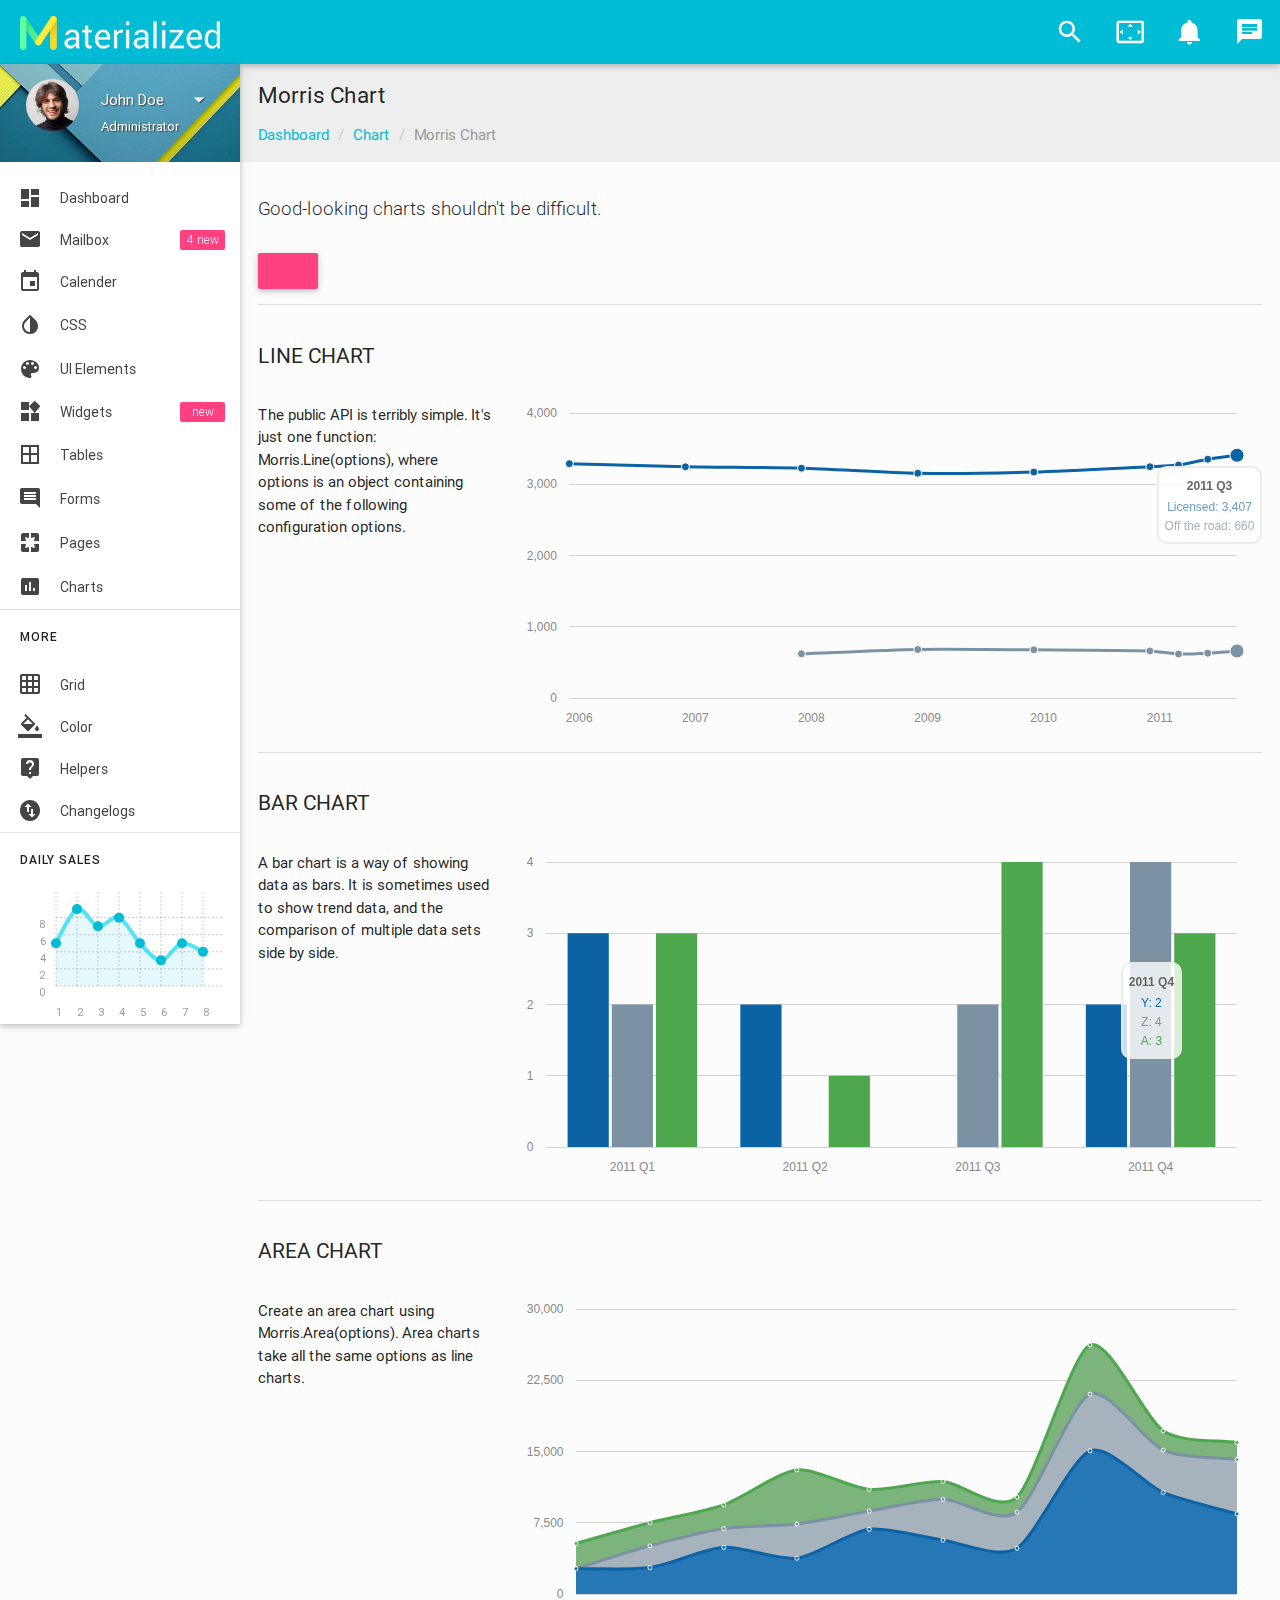
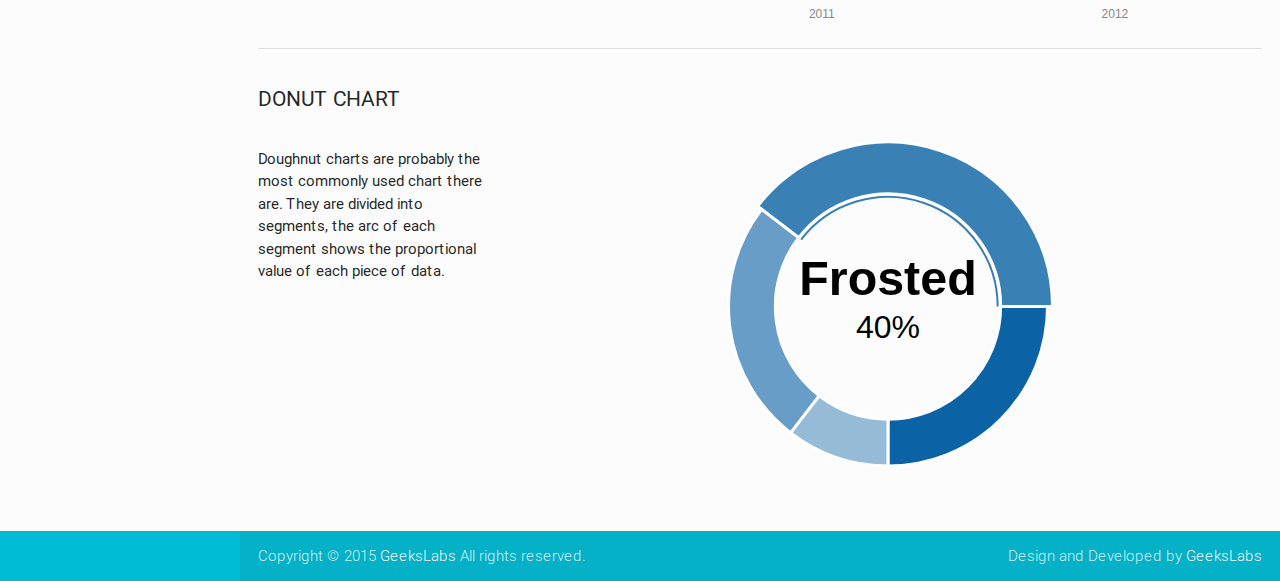
<file: static/admin/charts-morris.html>
<!DOCTYPE html>
<html lang="en">

<!--================================================================================
	Item Name: Materialize - Material Design Admin Template
	Version: 1.0
	Author: GeeksLabs
	Author URL: http://www.themeforest.net/user/geekslabs
================================================================================ -->

<head>
  <meta http-equiv="Content-Type" content="text/html; charset=UTF-8">
  <meta name="viewport" content="width=device-width, initial-scale=1, maximum-scale=1.0, user-scalable=no">
  <meta http-equiv="X-UA-Compatible" content="IE=edge">
  <meta name="msapplication-tap-highlight" content="no">
  <meta name="description" content="Materialize is a Material Design Admin Template,It's modern, responsive and based on Material Design by Google. ">
  <meta name="keywords" content="materialize, admin template, dashboard template, flat admin template, responsive admin template,">
  <title>Morris Chart | Materialize - Material Design Admin Template</title>

  <!-- Favicons-->
  <link rel="icon" href="images/favicon/favicon-32x32.png" sizes="32x32">
  <!-- Favicons-->
  <link rel="apple-touch-icon-precomposed" href="images/favicon/apple-touch-icon-152x152.png">
  <!-- For iPhone -->
  <meta name="msapplication-TileColor" content="#00bcd4">
  <meta name="msapplication-TileImage" content="images/favicon/mstile-144x144.png">
  <!-- For Windows Phone -->


  <!-- CORE CSS-->
  
  <link href="css/materialize.css" type="text/css" rel="stylesheet" media="screen,projection">
  <link href="css/style.css" type="text/css" rel="stylesheet" media="screen,projection">


  <!-- INCLUDED PLUGIN CSS ON THIS PAGE -->
  <link href="css/prism.css" type="text/css" rel="stylesheet" media="screen,projection">
  <link href="js/plugins/perfect-scrollbar/perfect-scrollbar.css" type="text/css" rel="stylesheet" media="screen,projection">
  <link href="js/plugins/morris-chart/morris.css" type="text/css" rel="stylesheet" media="screen,projection"
  >
  <link href="js/plugins/chartist-js/chartist.min.css" type="text/css" rel="stylesheet" media="screen,projection">
</head>

<body>
  <!-- Start Page Loading -->
    <div id="loader-wrapper">
        <div id="loader"></div>        
        <div class="loader-section section-left"></div>
        <div class="loader-section section-right"></div>
    </div>
    <!-- End Page Loading -->

  <!-- //////////////////////////////////////////////////////////////////////////// -->

  <!-- START HEADER -->
  <header id="header" class="page-topbar">
        <!-- start header nav-->
        <div class="navbar-fixed">
            <nav class="cyan">
                <div class="nav-wrapper">
                    <h1 class="logo-wrapper"><a href="index.html" class="brand-logo darken-1"><img src="images/materialize-logo.png" alt="materialize logo"></a> <span class="logo-text">Materialize</span></h1>
                    <ul class="right hide-on-med-and-down">
                        <li class="search-out">
                            <input type="text" class="search-out-text">
                        </li>
                        <li>    
                            <a href="javascript:void(0);" class="waves-effect waves-block waves-light show-search"><i class="mdi-action-search"></i></a>                              
                        </li>
                        <li><a href="javascript:void(0);" class="waves-effect waves-block waves-light toggle-fullscreen"><i class="mdi-action-settings-overscan"></i></a>
                        </li>
                        <li><a href="javascript:void(0);" class="waves-effect waves-block waves-light"><i class="mdi-social-notifications"></i></a>
                        </li>
                        <!-- Dropdown Trigger -->                        
                        <li><a href="#" data-activates="chat-out" class="waves-effect waves-block waves-light chat-collapse"><i class="mdi-communication-chat"></i></a>
                        </li>
                    </ul>
                </div>
            </nav>
        </div>
        <!-- end header nav-->
  </header>
  <!-- END HEADER -->

  <!-- //////////////////////////////////////////////////////////////////////////// -->

  <!-- START MAIN -->
  <div id="main">
    <!-- START WRAPPER -->
    <div class="wrapper">

      <!-- START LEFT SIDEBAR NAV-->
      <aside id="left-sidebar-nav">
          <ul id="slide-out" class="side-nav fixed leftside-navigation">
              <li class="user-details cyan darken-2">
                  <div class="row">
                      <div class="col col s4 m4 l4">
                          <img src="images/avatar.jpg" alt="" class="circle responsive-img valign profile-image">
                      </div>
                      <div class="col col s8 m8 l8">
                          <ul id="profile-dropdown" class="dropdown-content">
                              <li><a href="#"><i class="mdi-action-face-unlock"></i> Profile</a>
                              </li>
                              <li><a href="#"><i class="mdi-action-settings"></i> Settings</a>
                              </li>
                              <li><a href="#"><i class="mdi-communication-live-help"></i> Help</a>
                              </li>
                              <li class="divider"></li>
                              <li><a href="#"><i class="mdi-action-lock-outline"></i> Lock</a>
                              </li>
                              <li><a href="#"><i class="mdi-hardware-keyboard-tab"></i> Logout</a>
                              </li>
                          </ul>
                          <a class="btn-flat dropdown-button waves-effect waves-light white-text profile-btn" href="#" data-activates="profile-dropdown">John Doe<i class="mdi-navigation-arrow-drop-down right"></i></a>
                          <p class="user-roal">Administrator</p>
                      </div>
                  </div>
              </li>
              <li class="bold"><a href="index.html" class="waves-effect waves-cyan"><i class="mdi-action-dashboard"></i> Dashboard</a>
              </li>
              <li class="bold"><a href="app-email.html" class="waves-effect waves-cyan"><i class="mdi-communication-email"></i> Mailbox <span class="new badge">4</span></a>
              </li>
              <li class="bold"><a href="app-calendar.html" class="waves-effect waves-cyan"><i class="mdi-editor-insert-invitation"></i> Calender</a>
              </li>
              <li class="no-padding">
                  <ul class="collapsible collapsible-accordion">
                      <li class="bold"><a class="collapsible-header waves-effect waves-cyan"><i class="mdi-action-invert-colors"></i> CSS</a>
                          <div class="collapsible-body">
                              <ul>
                                  <li><a href="css-typography.html">Typography</a>
                                  </li>                                        
                                  <li><a href="css-icons.html">Icons</a>
                                  </li>
                                  <li><a href="css-shadow.html">Shadow</a>
                                  </li>
                                  <li><a href="css-media.html">Media</a>
                                  </li>
                                  <li><a href="css-sass.html">Sass</a>
                                  </li>
                              </ul>
                          </div>
                      </li>
                      <li class="bold"><a class="collapsible-header  waves-effect waves-cyan"><i class="mdi-image-palette"></i> UI Elements</a>
                          <div class="collapsible-body">
                              <ul>
                                  <li><a href="ui-buttons.html">Buttons</a>
                                  </li>
                                  <li><a href="ui-badges.html">Badges</a>
                                  </li>
                                  <li><a href="ui-cards.html">Cards</a>
                                  </li>
                                  <li><a href="ui-collections.html">Collections</a>
                                  </li>
                                  <li><a href="ui-accordions.html">Accordian</a>
                                  </li>                                        
                                  <li><a href="ui-navbar.html">Navbar</a>
                                  </li>
                                  <li><a href="ui-pagination.html">Pagination</a>
                                  </li>
                                  <li><a href="ui-preloader.html">Preloader</a>
                                  </li>
                                  <li><a href="ui-modals.html">Modals</a>
                                  </li>
                                  <li><a href="ui-media.html">Media</a>
                                  </li>
                                  <li><a href="ui-toasts.html">Toasts</a>
                                  </li>
                                  <li><a href="ui-tooltip.html">Tooltip</a>
                                  </li>
                              </ul>
                          </div>
                      </li>
                      <li class="bold"><a href="app-widget.html" class="waves-effect waves-cyan"><i class="mdi-device-now-widgets"></i> Widgets <span class="new badge"></span></a>
                      </li>
                      <li class="bold"><a class="collapsible-header  waves-effect waves-cyan"><i class="mdi-editor-border-all"></i> Tables</a>
                          <div class="collapsible-body">
                              <ul>
                                  <li><a href="table-basic.html">Basic Tables</a>
                                  </li>
                                  <li><a href="table-data.html">Data Tables</a>
                                  </li>
                              </ul>
                          </div>
                      </li>
                      <li class="bold"><a class="collapsible-header  waves-effect waves-cyan"><i class="mdi-editor-insert-comment"></i> Forms</a>
                          <div class="collapsible-body">
                              <ul>
                                  <li><a href="form-elements.html">Form Elements</a>
                                  </li>
                                  <li><a href="form-layouts.html">Form Layouts</a>
                                  </li>
                              </ul>
                          </div>
                      </li>
                      <li class="bold"><a class="collapsible-header  waves-effect waves-cyan"><i class="mdi-social-pages"></i> Pages</a>
                          <div class="collapsible-body">
                              <ul>                                        
                                  <li><a href="page-login.html">Login</a>
                                  </li>
                                  <li><a href="page-register.html">Register</a>
                                  </li>
                                  <li><a href="page-lock-screen.html">Lock Screen</a>
                                  </li>
                                  <li><a href="page-invoice.html">Invoice</a>
                                  </li>
                                  <li><a href="page-404.html">404</a>
                                  </li>
                                  <li><a href="page-500.html">500</a>
                                  </li>
                                  <li><a href="page-blank.html">Blank</a>
                                  </li>
                              </ul>
                          </div>
                      </li>
                      <li class="bold"><a class="collapsible-header waves-effect waves-cyan"><i class="mdi-editor-insert-chart"></i> Charts</a>
                          <div class="collapsible-body">
                              <ul>
                                  <li><a href="charts-chartjs.html">Chart JS</a>
                                  </li>
                                  <li><a href="charts-chartist.html">Chartist</a>
                                  </li>
                                  <li><a href="charts-morris.html">Morris Charts</a>
                                  </li>
                                  <li><a href="charts-xcharts.html">xCharts</a>
                                  </li>
                                  <li><a href="charts-flotcharts.html">Flot Charts</a>
                                  </li>
                                  <li><a href="charts-sparklines.html">Sparkline Charts</a>
                                  </li>
                              </ul>
                          </div>
                      </li>
                  </ul>
              </li>
              <li class="li-hover"><div class="divider"></div></li>
              <li class="li-hover"><p class="ultra-small margin more-text">MORE</p></li>
              <li><a href="css-grid.html"><i class="mdi-image-grid-on"></i> Grid</a>
              </li>
              <li><a href="css-color.html"><i class="mdi-editor-format-color-fill"></i> Color</a>
              </li>
              <li><a href="css-helpers.html"><i class="mdi-communication-live-help"></i> Helpers</a>
              </li>
              <li><a href="changelogs.html"><i class="mdi-action-swap-vert-circle"></i> Changelogs</a>
              </li>
              <li class="li-hover"><div class="divider"></div></li>
              <li class="li-hover"><p class="ultra-small margin more-text">Daily Sales</p></li>
              <li class="li-hover">
                  <div class="row">
                      <div class="col s12 m12 l12">
                          <div class="sample-chart-wrapper">                            
                              <div class="ct-chart ct-golden-section" id="ct2-chart"></div>
                          </div>
                      </div>
                  </div>
              </li>
          </ul>
          <a href="#" data-activates="slide-out" class="sidebar-collapse btn-floating btn-medium waves-effect waves-light hide-on-large-only darken-2"><i class="mdi-navigation-menu" ></i></a>
      </aside>
      <!-- END LEFT SIDEBAR NAV-->

      <!-- //////////////////////////////////////////////////////////////////////////// -->

      <!-- START CONTENT -->
      <section id="content">

        <!--breadcrumbs start-->
        <div id="breadcrumbs-wrapper" class=" grey lighten-3">
          <div class="container">
            <div class="row">
              <div class="col s12 m12 l12">
                <h5 class="breadcrumbs-title">Morris Chart</h5>
                <ol class="breadcrumb">
                  <li><a href="index.html">Dashboard</a>
                  </li>
                  <li><a href="#">Chart</a>
                  </li>
                  <li class="active">Morris Chart</li>
                </ol>
              </div>
            </div>
          </div>
        </div>
        <!--breadcrumbs end-->


        <!--start container-->
        <div class="container">
          <div class="section">
            <p class="caption">Good-looking charts shouldn't be difficult.</p>
            <p><a href="http://morrisjs.github.io/morris.js/index.html" class="btn waves-effect pink accent-2 white-text" target="_blank"></a>
            </p>

            <div class="divider"></div>
            <!--Morris Line Chart-->
            <div id="morris-line-chart" class="section">
              <h4 class="header">Line Chart</h4>
              <div class="row">
                <div class="col s12 m4 l3">
                  <p>The public API is terribly simple. It's just one function: Morris.Line(options), where options is an object containing some of the following configuration options.</p>
                </div>
                <div class="col s12 m8 l9">
                  <div class="sample-chart-wrapper">
                    <div id="morris-line" class="graph"></div>
                  </div>
                </div>
              </div>
            </div>

            <div class="divider"></div>
            <!--Morris Bar Chart-->
            <div id="morris-bar-chart" class="section">
              <h4 class="header">Bar Chart</h4>
              <div class="row">
                <div class="col s12 m4 l3">
                  <p>A bar chart is a way of showing data as bars. It is sometimes used to show trend data, and the comparison of multiple data sets side by side.</p>
                </div>
                <div class="col s12 m8 l9">
                  <div class="sample-chart-wrapper">
                    <div id="morris-bar" class="graph"></div>
                  </div>
                </div>
              </div>
            </div>

            <div class="divider"></div>
            <!--Morris Area Chart-->
            <div id="morris-radar-chart" class="section">
              <h4 class="header">Area Chart</h4>
              <div class="row">
                <div class="col s12 m4 l3">
                  <p>Create an area chart using Morris.Area(options). Area charts take all the same options as line charts.</p>
                </div>
                <div class="col s12 m8 l9">
                  <div class="sample-chart-wrapper">
                    <div id="morris-area" class="graph"></div>
                  </div>
                </div>
              </div>
            </div>

            <div class="divider"></div>
            <!--Morris Donut Chart-->
            <div id="morris-donut-chart" class="section">
              <h4 class="header">Donut Chart</h4>
              <div class="row">
                <div class="col s12 m4 l3">
                  <p>Doughnut charts are probably the most commonly used chart there are. They are divided into segments, the arc of each segment shows the proportional value of each piece of data.</p>
                </div>
                <div class="col s12 m8 l9">
                  <div class="sample-chart-wrapper">
                    <div id="morris-donut" class="graph"></div>
                  </div>
                </div>
              </div>
            </div>

           

          </div>
        </div>
        <!--end container-->
      </section>
      <!-- END CONTENT -->

      <!-- //////////////////////////////////////////////////////////////////////////// -->
      <!-- START RIGHT SIDEBAR NAV-->
      <aside id="right-sidebar-nav">
        <ul id="chat-out" class="side-nav rightside-navigation">
            <li class="li-hover">
            <a href="#" data-activates="chat-out" class="chat-close-collapse right"><i class="mdi-navigation-close"></i></a>
            <div id="right-search" class="row">
                <form class="col s12">
                    <div class="input-field">
                        <i class="mdi-action-search prefix"></i>
                        <input id="icon_prefix" type="text" class="validate">
                        <label for="icon_prefix">Search</label>
                    </div>
                </form>
            </div>
            </li>
            <li class="li-hover">
                <ul class="chat-collapsible" data-collapsible="expandable">
                <li>
                    <div class="collapsible-header teal white-text active"><i class="mdi-social-whatshot"></i>Recent Activity</div>
                    <div class="collapsible-body recent-activity">
                        <div class="recent-activity-list chat-out-list row">
                            <div class="col s3 recent-activity-list-icon"><i class="mdi-action-add-shopping-cart"></i>
                            </div>
                            <div class="col s9 recent-activity-list-text">
                                <a href="#">just now</a>
                                <p>Jim Doe Purchased new equipments for zonal office.</p>
                            </div>
                        </div>
                        <div class="recent-activity-list chat-out-list row">
                            <div class="col s3 recent-activity-list-icon"><i class="mdi-device-airplanemode-on"></i>
                            </div>
                            <div class="col s9 recent-activity-list-text">
                                <a href="#">Yesterday</a>
                                <p>Your Next flight for USA will be on 15th August 2015.</p>
                            </div>
                        </div>
                        <div class="recent-activity-list chat-out-list row">
                            <div class="col s3 recent-activity-list-icon"><i class="mdi-action-settings-voice"></i>
                            </div>
                            <div class="col s9 recent-activity-list-text">
                                <a href="#">5 Days Ago</a>
                                <p>Natalya Parker Send you a voice mail for next conference.</p>
                            </div>
                        </div>
                        <div class="recent-activity-list chat-out-list row">
                            <div class="col s3 recent-activity-list-icon"><i class="mdi-action-store"></i>
                            </div>
                            <div class="col s9 recent-activity-list-text">
                                <a href="#">Last Week</a>
                                <p>Jessy Jay open a new store at S.G Road.</p>
                            </div>
                        </div>
                        <div class="recent-activity-list chat-out-list row">
                            <div class="col s3 recent-activity-list-icon"><i class="mdi-action-settings-voice"></i>
                            </div>
                            <div class="col s9 recent-activity-list-text">
                                <a href="#">5 Days Ago</a>
                                <p>Natalya Parker Send you a voice mail for next conference.</p>
                            </div>
                        </div>
                    </div>
                </li>
                <li>
                    <div class="collapsible-header light-blue white-text active"><i class="mdi-editor-attach-money"></i>Sales Repoart</div>
                    <div class="collapsible-body sales-repoart">
                        <div class="sales-repoart-list  chat-out-list row">
                            <div class="col s8">Target Salse</div>
                            <div class="col s4"><span id="sales-line-1"></span>
                            </div>
                        </div>
                        <div class="sales-repoart-list chat-out-list row">
                            <div class="col s8">Payment Due</div>
                            <div class="col s4"><span id="sales-bar-1"></span>
                            </div>
                        </div>
                        <div class="sales-repoart-list chat-out-list row">
                            <div class="col s8">Total Delivery</div>
                            <div class="col s4"><span id="sales-line-2"></span>
                            </div>
                        </div>
                        <div class="sales-repoart-list chat-out-list row">
                            <div class="col s8">Total Progress</div>
                            <div class="col s4"><span id="sales-bar-2"></span>
                            </div>
                        </div>
                    </div>
                </li>
                <li>
                    <div class="collapsible-header red white-text"><i class="mdi-action-stars"></i>Favorite Associates</div>
                    <div class="collapsible-body favorite-associates">
                        <div class="favorite-associate-list chat-out-list row">
                            <div class="col s4"><img src="images/avatar.jpg" alt="" class="circle responsive-img online-user valign profile-image">
                            </div>
                            <div class="col s8">
                                <p>Eileen Sideways</p>
                                <p class="place">Los Angeles, CA</p>
                            </div>
                        </div>
                        <div class="favorite-associate-list chat-out-list row">
                            <div class="col s4"><img src="images/avatar.jpg" alt="" class="circle responsive-img online-user valign profile-image">
                            </div>
                            <div class="col s8">
                                <p>Zaham Sindil</p>
                                <p class="place">San Francisco, CA</p>
                            </div>
                        </div>
                        <div class="favorite-associate-list chat-out-list row">
                            <div class="col s4"><img src="images/avatar.jpg" alt="" class="circle responsive-img offline-user valign profile-image">
                            </div>
                            <div class="col s8">
                                <p>Renov Leongal</p>
                                <p class="place">Cebu City, Philippines</p>
                            </div>
                        </div>
                        <div class="favorite-associate-list chat-out-list row">
                            <div class="col s4"><img src="images/avatar.jpg" alt="" class="circle responsive-img online-user valign profile-image">
                            </div>
                            <div class="col s8">
                                <p>Weno Carasbong</p>
                                <p>Tokyo, Japan</p>
                            </div>
                        </div>
                        <div class="favorite-associate-list chat-out-list row">
                            <div class="col s4"><img src="images/avatar.jpg" alt="" class="circle responsive-img offline-user valign profile-image">
                            </div>
                            <div class="col s8">
                                <p>Nusja Nawancali</p>
                                <p class="place">Bangkok, Thailand</p>
                            </div>
                        </div>
                    </div>
                </li>
                </ul>
            </li>
        </ul>
      </aside>
      <!-- LEFT RIGHT SIDEBAR NAV-->

    </div>
    <!-- END WRAPPER -->

  </div>
  <!-- END MAIN -->



  <!-- //////////////////////////////////////////////////////////////////////////// -->

  <!-- START FOOTER -->
  <footer class="page-footer">
    <div class="footer-copyright">
      <div class="container">
        <span>Copyright © 2015 <a class="grey-text text-lighten-4" href="http://themeforest.net/user/geekslabs/portfolio?ref=geekslabs" target="_blank">GeeksLabs</a> All rights reserved.</span>
        <span class="right"> Design and Developed by <a class="grey-text text-lighten-4" href="http://geekslabs.com/">GeeksLabs</a></span>
        </div>
    </div>
  </footer>
  <!-- END FOOTER -->



    <!-- ================================================
    Scripts
    ================================================ -->
    
    <!-- jQuery Library -->
    <script type="text/javascript" src="js/jquery-1.11.2.min.js"></script>    
    <!--materialize js-->
    <script type="text/javascript" src="js/materialize.min.js"></script>
    <!--scrollbar-->
    <script type="text/javascript" src="js/plugins/perfect-scrollbar/perfect-scrollbar.min.js"></script>
    
    <!-- chartist -->
    <script type="text/javascript" src="js/plugins/chartist-js/chartist.min.js"></script>   
    
    <!-- morris -->
    <script type="text/javascript" src="js/raphael-min.js"></script>
    <script type="text/javascript" src="js/plugins/morris-chart/morris.min.js"></script>
    <script type="text/javascript" src="js/plugins/morris-chart/morris-script.js"></script>


    <!--plugins.js - Some Specific JS codes for Plugin Settings-->
    <script type="text/javascript" src="js/plugins.js"></script>
</body>

</html>
</file>
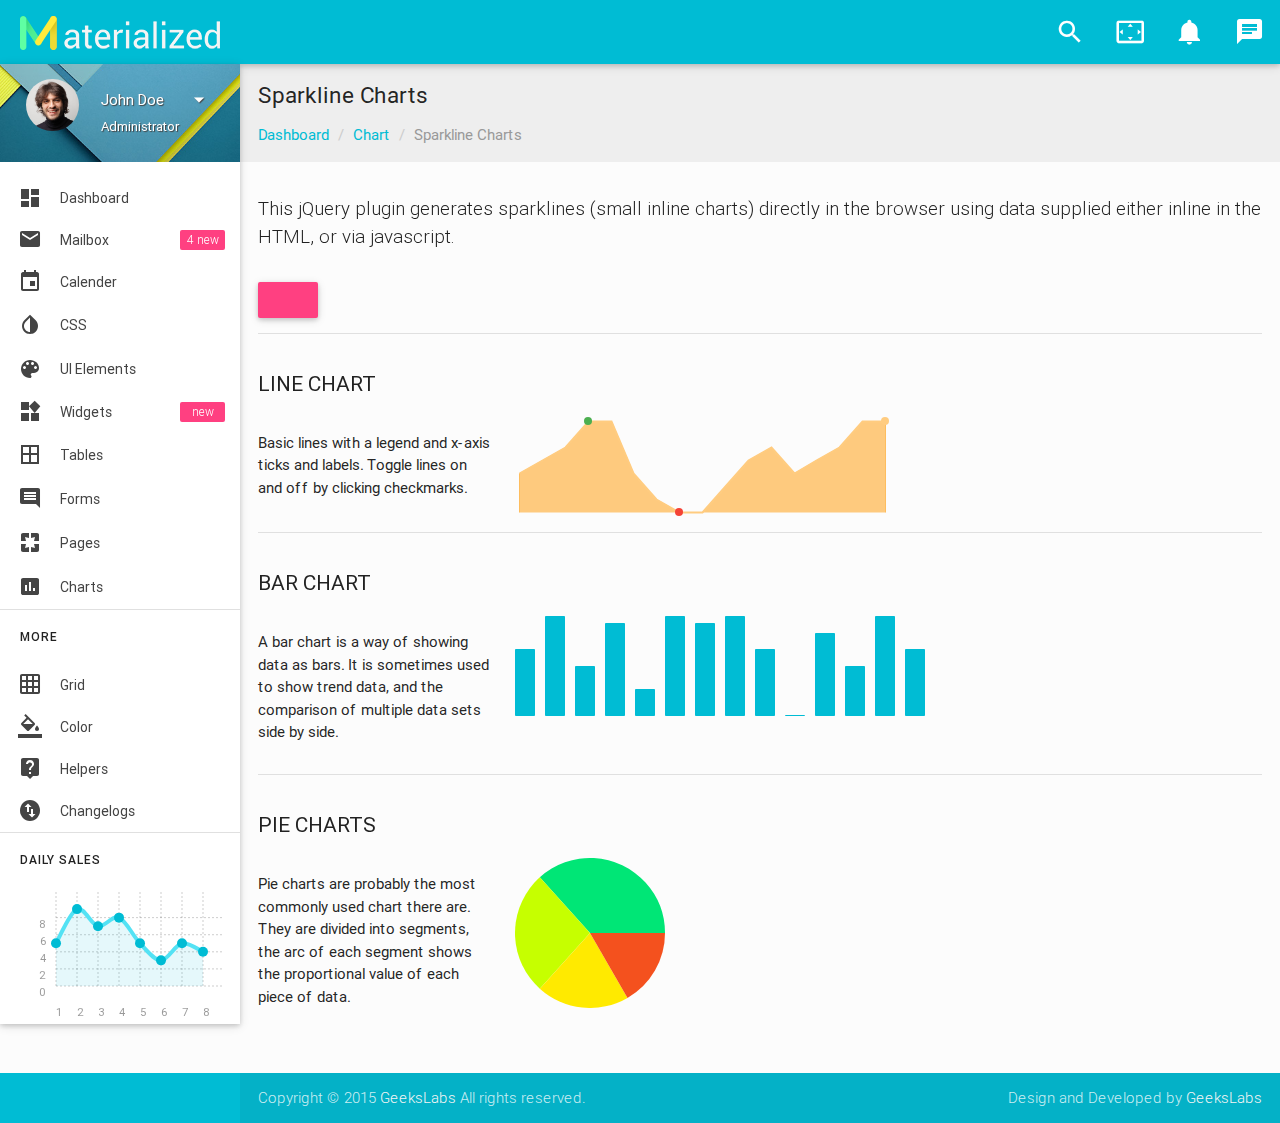
<file: static/admin/charts-sparklines.html>
<!DOCTYPE html>
<html lang="en">

<!--================================================================================
	Item Name: Materialize - Material Design Admin Template
	Version: 1.0
	Author: GeeksLabs
	Author URL: http://www.themeforest.net/user/geekslabs
================================================================================ -->

<head>
  <meta http-equiv="Content-Type" content="text/html; charset=UTF-8">
  <meta name="viewport" content="width=device-width, initial-scale=1, maximum-scale=1.0, user-scalable=no">
  <meta http-equiv="X-UA-Compatible" content="IE=edge">
  <meta name="msapplication-tap-highlight" content="no">
  <meta name="description" content="Materialize is a Material Design Admin Template,It's modern, responsive and based on Material Design by Google. ">
  <meta name="keywords" content="materialize, admin template, dashboard template, flat admin template, responsive admin template,">
  <title>Sparkline Chart | Materialize - Material Design Admin Template</title>

  <!-- Favicons-->
  <link rel="icon" href="images/favicon/favicon-32x32.png" sizes="32x32">
  <!-- Favicons-->
  <link rel="apple-touch-icon-precomposed" href="images/favicon/apple-touch-icon-152x152.png">
  <!-- For iPhone -->
  <meta name="msapplication-TileColor" content="#00bcd4">
  <meta name="msapplication-TileImage" content="images/favicon/mstile-144x144.png">
  <!-- For Windows Phone -->


  <!-- CSS-->
  
  <link href="css/materialize.css" type="text/css" rel="stylesheet" media="screen,projection">
  <link href="css/style.css" type="text/css" rel="stylesheet" media="screen,projection">


  <!-- INCLUDED PLUGIN CSS ON THIS PAGE -->
  <link href="css/prism.css" type="text/css" rel="stylesheet" media="screen,projection">
  <link href="js/plugins/perfect-scrollbar/perfect-scrollbar.css" type="text/css" rel="stylesheet" media="screen,projection">
  <link href="js/plugins/chartist-js/chartist.min.css" type="text/css" rel="stylesheet" media="screen,projection">
</head>

<body>
    <!-- Start Page Loading -->
    <div id="loader-wrapper">
        <div id="loader"></div>        
        <div class="loader-section section-left"></div>
        <div class="loader-section section-right"></div>
    </div>
    <!-- End Page Loading -->

  <!-- //////////////////////////////////////////////////////////////////////////// -->

  <!-- START HEADER -->
  <header id="header" class="page-topbar">
        <!-- start header nav-->
        <div class="navbar-fixed">
            <nav class="cyan">
                <div class="nav-wrapper">
                    <h1 class="logo-wrapper"><a href="index.html" class="brand-logo darken-1"><img src="images/materialize-logo.png" alt="materialize logo"></a> <span class="logo-text">Materialize</span></h1>
                    <ul class="right hide-on-med-and-down">
                        <li class="search-out">
                            <input type="text" class="search-out-text">
                        </li>
                        <li>    
                            <a href="javascript:void(0);" class="waves-effect waves-block waves-light show-search"><i class="mdi-action-search"></i></a>                              
                        </li>
                        <li><a href="javascript:void(0);" class="waves-effect waves-block waves-light toggle-fullscreen"><i class="mdi-action-settings-overscan"></i></a>
                        </li>
                        <li><a href="javascript:void(0);" class="waves-effect waves-block waves-light"><i class="mdi-social-notifications"></i></a>
                        </li>
                        <!-- Dropdown Trigger -->                        
                        <li><a href="#" data-activates="chat-out" class="waves-effect waves-block waves-light chat-collapse"><i class="mdi-communication-chat"></i></a>
                        </li>
                    </ul>
                </div>
            </nav>
        </div>
        <!-- end header nav-->
  </header>
  <!-- END HEADER -->

  <!-- //////////////////////////////////////////////////////////////////////////// -->

  <!-- START MAIN -->
  <div id="main">
    <!-- START WRAPPER -->
    <div class="wrapper">

      <!-- START LEFT SIDEBAR NAV-->
      <aside id="left-sidebar-nav">
          <ul id="slide-out" class="side-nav fixed leftside-navigation">
              <li class="user-details cyan darken-2">
                  <div class="row">
                      <div class="col col s4 m4 l4">
                          <img src="images/avatar.jpg" alt="" class="circle responsive-img valign profile-image">
                      </div>
                      <div class="col col s8 m8 l8">
                          <ul id="profile-dropdown" class="dropdown-content">
                              <li><a href="#"><i class="mdi-action-face-unlock"></i> Profile</a>
                              </li>
                              <li><a href="#"><i class="mdi-action-settings"></i> Settings</a>
                              </li>
                              <li><a href="#"><i class="mdi-communication-live-help"></i> Help</a>
                              </li>
                              <li class="divider"></li>
                              <li><a href="#"><i class="mdi-action-lock-outline"></i> Lock</a>
                              </li>
                              <li><a href="#"><i class="mdi-hardware-keyboard-tab"></i> Logout</a>
                              </li>
                          </ul>
                          <a class="btn-flat dropdown-button waves-effect waves-light white-text profile-btn" href="#" data-activates="profile-dropdown">John Doe<i class="mdi-navigation-arrow-drop-down right"></i></a>
                          <p class="user-roal">Administrator</p>
                      </div>
                  </div>
              </li>
              <li class="bold"><a href="index.html" class="waves-effect waves-cyan"><i class="mdi-action-dashboard"></i> Dashboard</a>
              </li>
              <li class="bold"><a href="app-email.html" class="waves-effect waves-cyan"><i class="mdi-communication-email"></i> Mailbox <span class="new badge">4</span></a>
              </li>
              <li class="bold"><a href="app-calendar.html" class="waves-effect waves-cyan"><i class="mdi-editor-insert-invitation"></i> Calender</a>
              </li>
              <li class="no-padding">
                  <ul class="collapsible collapsible-accordion">
                      <li class="bold"><a class="collapsible-header waves-effect waves-cyan"><i class="mdi-action-invert-colors"></i> CSS</a>
                          <div class="collapsible-body">
                              <ul>
                                  <li><a href="css-typography.html">Typography</a>
                                  </li>                                        
                                  <li><a href="css-icons.html">Icons</a>
                                  </li>
                                  <li><a href="css-shadow.html">Shadow</a>
                                  </li>
                                  <li><a href="css-media.html">Media</a>
                                  </li>
                                  <li><a href="css-sass.html">Sass</a>
                                  </li>
                              </ul>
                          </div>
                      </li>
                      <li class="bold"><a class="collapsible-header  waves-effect waves-cyan"><i class="mdi-image-palette"></i> UI Elements</a>
                          <div class="collapsible-body">
                              <ul>
                                  <li><a href="ui-buttons.html">Buttons</a>
                                  </li>
                                  <li><a href="ui-badges.html">Badges</a>
                                  </li>
                                  <li><a href="ui-cards.html">Cards</a>
                                  </li>
                                  <li><a href="ui-collections.html">Collections</a>
                                  </li>
                                  <li><a href="ui-accordions.html">Accordian</a>
                                  </li>                                        
                                  <li><a href="ui-navbar.html">Navbar</a>
                                  </li>
                                  <li><a href="ui-pagination.html">Pagination</a>
                                  </li>
                                  <li><a href="ui-preloader.html">Preloader</a>
                                  </li>
                                  <li><a href="ui-modals.html">Modals</a>
                                  </li>
                                  <li><a href="ui-media.html">Media</a>
                                  </li>
                                  <li><a href="ui-toasts.html">Toasts</a>
                                  </li>
                                  <li><a href="ui-tooltip.html">Tooltip</a>
                                  </li>
                              </ul>
                          </div>
                      </li>
                      <li class="bold"><a href="app-widget.html" class="waves-effect waves-cyan"><i class="mdi-device-now-widgets"></i> Widgets <span class="new badge"></span></a>
                      </li>
                      <li class="bold"><a class="collapsible-header  waves-effect waves-cyan"><i class="mdi-editor-border-all"></i> Tables</a>
                          <div class="collapsible-body">
                              <ul>
                                  <li><a href="table-basic.html">Basic Tables</a>
                                  </li>
                                  <li><a href="table-data.html">Data Tables</a>
                                  </li>
                              </ul>
                          </div>
                      </li>
                      <li class="bold"><a class="collapsible-header  waves-effect waves-cyan"><i class="mdi-editor-insert-comment"></i> Forms</a>
                          <div class="collapsible-body">
                              <ul>
                                  <li><a href="form-elements.html">Form Elements</a>
                                  </li>
                                  <li><a href="form-layouts.html">Form Layouts</a>
                                  </li>
                              </ul>
                          </div>
                      </li>
                      <li class="bold"><a class="collapsible-header  waves-effect waves-cyan"><i class="mdi-social-pages"></i> Pages</a>
                          <div class="collapsible-body">
                              <ul>                                        
                                  <li><a href="page-login.html">Login</a>
                                  </li>
                                  <li><a href="page-register.html">Register</a>
                                  </li>
                                  <li><a href="page-lock-screen.html">Lock Screen</a>
                                  </li>
                                  <li><a href="page-invoice.html">Invoice</a>
                                  </li>
                                  <li><a href="page-404.html">404</a>
                                  </li>
                                  <li><a href="page-500.html">500</a>
                                  </li>
                                  <li><a href="page-blank.html">Blank</a>
                                  </li>
                              </ul>
                          </div>
                      </li>
                      <li class="bold"><a class="collapsible-header waves-effect waves-cyan"><i class="mdi-editor-insert-chart"></i> Charts</a>
                          <div class="collapsible-body">
                              <ul>
                                  <li><a href="charts-chartjs.html">Chart JS</a>
                                  </li>
                                  <li><a href="charts-chartist.html">Chartist</a>
                                  </li>
                                  <li><a href="charts-morris.html">Morris Charts</a>
                                  </li>
                                  <li><a href="charts-xcharts.html">xCharts</a>
                                  </li>
                                  <li><a href="charts-flotcharts.html">Flot Charts</a>
                                  </li>
                                  <li><a href="charts-sparklines.html">Sparkline Charts</a>
                                  </li>
                              </ul>
                          </div>
                      </li>
                  </ul>
              </li>
              <li class="li-hover"><div class="divider"></div></li>
              <li class="li-hover"><p class="ultra-small margin more-text">MORE</p></li>
              <li><a href="css-grid.html"><i class="mdi-image-grid-on"></i> Grid</a>
              </li>
              <li><a href="css-color.html"><i class="mdi-editor-format-color-fill"></i> Color</a>
              </li>
              <li><a href="css-helpers.html"><i class="mdi-communication-live-help"></i> Helpers</a>
              </li>
              <li><a href="changelogs.html"><i class="mdi-action-swap-vert-circle"></i> Changelogs</a>
              </li>
              <li class="li-hover"><div class="divider"></div></li>
              <li class="li-hover"><p class="ultra-small margin more-text">Daily Sales</p></li>
              <li class="li-hover">
                  <div class="row">
                      <div class="col s12 m12 l12">
                          <div class="sample-chart-wrapper">                            
                              <div class="ct-chart ct-golden-section" id="ct2-chart"></div>
                          </div>
                      </div>
                  </div>
              </li>
          </ul>
          <a href="#" data-activates="slide-out" class="sidebar-collapse btn-floating btn-medium waves-effect waves-light hide-on-large-only darken-2"><i class="mdi-navigation-menu" ></i></a>
      </aside>
      <!-- END LEFT SIDEBAR NAV-->

      <!-- //////////////////////////////////////////////////////////////////////////// -->

      <!-- START CONTENT -->
      <section id="content">

        <!--breadcrumbs start-->
        <div id="breadcrumbs-wrapper" class=" grey lighten-3">
          <div class="container">
            <div class="row">
              <div class="col s12 m12 l12">
                <h5 class="breadcrumbs-title">Sparkline Charts</h5>
                <ol class="breadcrumb">
                  <li><a href="index.html">Dashboard</a>
                  </li>
                  <li><a href="#">Chart</a>
                  </li>
                  <li class="active">Sparkline Charts</li>
                </ol>
              </div>
            </div>
          </div>
        </div>
        <!--breadcrumbs end-->


        <!--start container-->
        <div class="container">
          <div class="section">
            <p class="caption">This jQuery plugin generates sparklines (small inline charts) directly in the browser using data supplied either inline in the HTML, or via javascript.</p>
            <p><a href="http://omnipotent.net/jquery.sparkline/#s-docs" class="btn waves-effect pink accent-2 white-text" target="_blank"></a>
            </p>

            <div class="divider"></div>
            <!--chartjs-->
            <div id="chartjs" class="section">
              <h4 class="header">Line Chart</h4>
              <div class="row">
                <div class="col s12 m4 l3">
                  <p>Basic lines with a legend and x-axis ticks and labels. Toggle lines on and off by clicking checkmarks.</p>
                </div>
                <div class="col s12 m8 l9">
                  <div class="sample-chart-wrapper">
                    <div id="line-chart-sample"></div>
                  </div>
                </div>
              </div>
            </div>

            <div class="divider"></div>
            <!--Bar Chart-->
            <div id="chartjs-bar-chart" class="section">
              <h4 class="header">Bar Chart</h4>
              <div class="row">
                <div class="col s12 m4 l3">
                  <p>A bar chart is a way of showing data as bars. It is sometimes used to show trend data, and the comparison of multiple data sets side by side.</p>
                </div>
                <div class="col s12 m8 l9">
                  <div class="sample-chart-wrapper">
                    <div id="bar-chart-sample"></div>
                  </div>
                </div>
              </div>
            </div>

            <div class="divider"></div>
            <!--Pie & Doughnut Charts-->
            <div id="chartjs-pie-chart" class="section">
              <h4 class="header">Pie Charts</h4>
              <div class="row">
                <div class="col s12 m4 l3">
                  <p>Pie charts are probably the most commonly used chart there are. They are divided into segments, the arc of each segment shows the proportional value of each piece of data.</p>
                </div>
                <div class="col s12 m8 l9">
                  <div id="pie-chart-sample"></div>
                </div>
              </div>
            </div>
            
          </div>
        </div>
        <!--end container-->
      </section>
      <!-- END CONTENT -->

      <!-- //////////////////////////////////////////////////////////////////////////// -->
      <!-- START RIGHT SIDEBAR NAV-->
      <aside id="right-sidebar-nav">
        <ul id="chat-out" class="side-nav rightside-navigation">
            <li class="li-hover">
            <a href="#" data-activates="chat-out" class="chat-close-collapse right"><i class="mdi-navigation-close"></i></a>
            <div id="right-search" class="row">
                <form class="col s12">
                    <div class="input-field">
                        <i class="mdi-action-search prefix"></i>
                        <input id="icon_prefix" type="text" class="validate">
                        <label for="icon_prefix">Search</label>
                    </div>
                </form>
            </div>
            </li>
            <li class="li-hover">
                <ul class="chat-collapsible" data-collapsible="expandable">
                <li>
                    <div class="collapsible-header teal white-text active"><i class="mdi-social-whatshot"></i>Recent Activity</div>
                    <div class="collapsible-body recent-activity">
                        <div class="recent-activity-list chat-out-list row">
                            <div class="col s3 recent-activity-list-icon"><i class="mdi-action-add-shopping-cart"></i>
                            </div>
                            <div class="col s9 recent-activity-list-text">
                                <a href="#">just now</a>
                                <p>Jim Doe Purchased new equipments for zonal office.</p>
                            </div>
                        </div>
                        <div class="recent-activity-list chat-out-list row">
                            <div class="col s3 recent-activity-list-icon"><i class="mdi-device-airplanemode-on"></i>
                            </div>
                            <div class="col s9 recent-activity-list-text">
                                <a href="#">Yesterday</a>
                                <p>Your Next flight for USA will be on 15th August 2015.</p>
                            </div>
                        </div>
                        <div class="recent-activity-list chat-out-list row">
                            <div class="col s3 recent-activity-list-icon"><i class="mdi-action-settings-voice"></i>
                            </div>
                            <div class="col s9 recent-activity-list-text">
                                <a href="#">5 Days Ago</a>
                                <p>Natalya Parker Send you a voice mail for next conference.</p>
                            </div>
                        </div>
                        <div class="recent-activity-list chat-out-list row">
                            <div class="col s3 recent-activity-list-icon"><i class="mdi-action-store"></i>
                            </div>
                            <div class="col s9 recent-activity-list-text">
                                <a href="#">Last Week</a>
                                <p>Jessy Jay open a new store at S.G Road.</p>
                            </div>
                        </div>
                        <div class="recent-activity-list chat-out-list row">
                            <div class="col s3 recent-activity-list-icon"><i class="mdi-action-settings-voice"></i>
                            </div>
                            <div class="col s9 recent-activity-list-text">
                                <a href="#">5 Days Ago</a>
                                <p>Natalya Parker Send you a voice mail for next conference.</p>
                            </div>
                        </div>
                    </div>
                </li>
                <li>
                    <div class="collapsible-header light-blue white-text active"><i class="mdi-editor-attach-money"></i>Sales Repoart</div>
                    <div class="collapsible-body sales-repoart">
                        <div class="sales-repoart-list  chat-out-list row">
                            <div class="col s8">Target Salse</div>
                            <div class="col s4"><span id="sales-line-1"></span>
                            </div>
                        </div>
                        <div class="sales-repoart-list chat-out-list row">
                            <div class="col s8">Payment Due</div>
                            <div class="col s4"><span id="sales-bar-1"></span>
                            </div>
                        </div>
                        <div class="sales-repoart-list chat-out-list row">
                            <div class="col s8">Total Delivery</div>
                            <div class="col s4"><span id="sales-line-2"></span>
                            </div>
                        </div>
                        <div class="sales-repoart-list chat-out-list row">
                            <div class="col s8">Total Progress</div>
                            <div class="col s4"><span id="sales-bar-2"></span>
                            </div>
                        </div>
                    </div>
                </li>
                <li>
                    <div class="collapsible-header red white-text"><i class="mdi-action-stars"></i>Favorite Associates</div>
                    <div class="collapsible-body favorite-associates">
                        <div class="favorite-associate-list chat-out-list row">
                            <div class="col s4"><img src="images/avatar.jpg" alt="" class="circle responsive-img online-user valign profile-image">
                            </div>
                            <div class="col s8">
                                <p>Eileen Sideways</p>
                                <p class="place">Los Angeles, CA</p>
                            </div>
                        </div>
                        <div class="favorite-associate-list chat-out-list row">
                            <div class="col s4"><img src="images/avatar.jpg" alt="" class="circle responsive-img online-user valign profile-image">
                            </div>
                            <div class="col s8">
                                <p>Zaham Sindil</p>
                                <p class="place">San Francisco, CA</p>
                            </div>
                        </div>
                        <div class="favorite-associate-list chat-out-list row">
                            <div class="col s4"><img src="images/avatar.jpg" alt="" class="circle responsive-img offline-user valign profile-image">
                            </div>
                            <div class="col s8">
                                <p>Renov Leongal</p>
                                <p class="place">Cebu City, Philippines</p>
                            </div>
                        </div>
                        <div class="favorite-associate-list chat-out-list row">
                            <div class="col s4"><img src="images/avatar.jpg" alt="" class="circle responsive-img online-user valign profile-image">
                            </div>
                            <div class="col s8">
                                <p>Weno Carasbong</p>
                                <p>Tokyo, Japan</p>
                            </div>
                        </div>
                        <div class="favorite-associate-list chat-out-list row">
                            <div class="col s4"><img src="images/avatar.jpg" alt="" class="circle responsive-img offline-user valign profile-image">
                            </div>
                            <div class="col s8">
                                <p>Nusja Nawancali</p>
                                <p class="place">Bangkok, Thailand</p>
                            </div>
                        </div>
                    </div>
                </li>
                </ul>
            </li>
        </ul>
      </aside>
      <!-- LEFT RIGHT SIDEBAR NAV-->

    </div>
    <!-- END WRAPPER -->

  </div>
  <!-- END MAIN -->



  <!-- //////////////////////////////////////////////////////////////////////////// -->

  <!-- START FOOTER -->
  <footer class="page-footer">
    <div class="footer-copyright">
      <div class="container">
        <span>Copyright © 2015 <a class="grey-text text-lighten-4" href="http://themeforest.net/user/geekslabs/portfolio?ref=geekslabs" target="_blank">GeeksLabs</a> All rights reserved.</span>
        <span class="right"> Design and Developed by <a class="grey-text text-lighten-4" href="http://geekslabs.com/">GeeksLabs</a></span>
        </div>
    </div>
  </footer>
  <!-- END FOOTER -->



    <!-- ================================================
    Scripts
    ================================================ -->
    
    <!-- jQuery Library -->
    <script type="text/javascript" src="js/jquery-1.11.2.min.js"></script>    
    <!--materialize js-->
    <script type="text/javascript" src="js/materialize.min.js"></script>
    <!--scrollbar-->
    <script type="text/javascript" src="js/plugins/perfect-scrollbar/perfect-scrollbar.min.js"></script>
    
    <!-- chartist -->
    <script type="text/javascript" src="js/plugins/chartist-js/chartist.min.js"></script>   
    
    <!-- chartjs -->
    <script type="text/javascript" src="js/plugins/sparkline/jquery.sparkline.min.js"></script>
    <script type="text/javascript" src="js/plugins/sparkline/sparkline-script.js"></script>


    <!--plugins.js - Some Specific JS codes for Plugin Settings-->
    <script type="text/javascript" src="js/plugins.js"></script>
</body>

</html>
</file>
<file: static/admin/js/plugins/perfect-scrollbar/perfect-scrollbar.css>
.ps-container.ps-active-x > .ps-scrollbar-x-rail, .ps-container.ps-active-y > .ps-scrollbar-y-rail {
  display: block; }
.ps-container.ps-in-scrolling {
  pointer-events: none; }
  .ps-container.ps-in-scrolling > .ps-scrollbar-x-rail {
    background-color: rgba(10,10,10,0.3);
    opacity: 0.9;
    -ms-filter: "progid:DXImageTransform.Microsoft.Alpha(Opacity=90)";
    filter: alpha(opacity=90); }
    .ps-container.ps-in-scrolling > .ps-scrollbar-x-rail > .ps-scrollbar-x {
      background-color: rgba(130,130,138,0.9); }
  .ps-container.ps-in-scrolling > .ps-scrollbar-y-rail {
    background-color: rgba(10,10,10,0.3);
    opacity: 0.9;
    -ms-filter: "progid:DXImageTransform.Microsoft.Alpha(Opacity=90)";
    filter: alpha(opacity=90); }
    .ps-container.ps-in-scrolling > .ps-scrollbar-y-rail > .ps-scrollbar-y {
      background-color: rgba(130,130,138,0.9); }
.ps-container > .ps-scrollbar-x-rail {
  display: none;
  position: absolute;
  /* please don't change 'position' */
  -webkit-border-radius: 0px;
  -moz-border-radius: 0px;
  -ms-border-radius: 0px;
  border-radius: 0px;
  opacity: 0;
  -ms-filter: "progid:DXImageTransform.Microsoft.Alpha(Opacity=0)";
  filter: alpha(opacity=0);
  -webkit-transition: background-color 0.2s linear, opacity 0.2s linear;
  -moz-transition: background-color 0.2s linear, opacity 0.2s linear;
  -o-transition: background-color 0.2s linear, opacity 0.2s linear;
  transition: background-color 0.2s linear, opacity 0.2s linear;
  bottom: 3px;
  /* there must be 'bottom' for ps-scrollbar-x-rail */
  height: 5px; }
  .ps-container > .ps-scrollbar-x-rail > .ps-scrollbar-x {
    position: absolute;
    /* please don't change 'position' */
    background-color: rgba(130,130,138,1);
    -webkit-border-radius: 0px;
    -moz-border-radius: 0px;
    -ms-border-radius: 0px;
    border-radius: 0px;
    -webkit-transition: background-color 0.2s linear;
    -moz-transition: background-color 0.2s linear;
    -o-transition: background-color 0.2s linear;
    transition: background-color 0.2s linear;
    bottom: 0;
    /* there must be 'bottom' for ps-scrollbar-x */
    height: 5px; }
.ps-container > .ps-scrollbar-y-rail {
  display: none;
  position: absolute;
  /* please don't change 'position' */
  -webkit-border-radius: 0px;
  -moz-border-radius: 0px;
  -ms-border-radius: 0px;
  border-radius: 0px;
  opacity: 0;
  -ms-filter: "progid:DXImageTransform.Microsoft.Alpha(Opacity=0)";
  filter: alpha(opacity=0);
  -webkit-transition: background-color 0.2s linear, opacity 0.2s linear;
  -moz-transition: background-color 0.2s linear, opacity 0.2s linear;
  -o-transition: background-color 0.2s linear, opacity 0.2s linear;
  transition: background-color 0.2s linear, opacity 0.2s linear;
  right: 3px;
  /* there must be 'right' for ps-scrollbar-y-rail */
  width: 5px; }
  .ps-container > .ps-scrollbar-y-rail > .ps-scrollbar-y {
    position: absolute;
    /* please don't change 'position' */
    background-color: rgba(130,130,138,1);
    -webkit-border-radius: 0px;
    -moz-border-radius: 0px;
    -ms-border-radius: 0px;
    border-radius: 0px;
    -webkit-transition: background-color 0.2s linear;
    -moz-transition: background-color 0.2s linear;
    -o-transition: background-color 0.2s linear;
    transition: background-color 0.2s linear;
    right: 0;
    /* there must be 'right' for ps-scrollbar-y */
    width: 5px; }
.ps-container:hover.ps-in-scrolling {
  pointer-events: none; }
  .ps-container:hover.ps-in-scrolling > .ps-scrollbar-x-rail {
    background-color: rgba(10,10,10,0.3);
    opacity: 0.9;
    -ms-filter: "progid:DXImageTransform.Microsoft.Alpha(Opacity=90)";
    filter: alpha(opacity=90); }
    .ps-container:hover.ps-in-scrolling > .ps-scrollbar-x-rail > .ps-scrollbar-x {
      background-color: rgba(130,130,138,0.9); }
  .ps-container:hover.ps-in-scrolling > .ps-scrollbar-y-rail {
    background-color: rgba(10,10,10,0.3);
    opacity: 0.9;
    -ms-filter: "progid:DXImageTransform.Microsoft.Alpha(Opacity=90)";
    filter: alpha(opacity=90); }
    .ps-container:hover.ps-in-scrolling > .ps-scrollbar-y-rail > .ps-scrollbar-y {
      background-color: rgba(130,130,138,0.9); }
.ps-container:hover > .ps-scrollbar-x-rail, .ps-container:hover > .ps-scrollbar-y-rail {
  opacity: 0.6;
  -ms-filter: "progid:DXImageTransform.Microsoft.Alpha(Opacity=60)";
  filter: alpha(opacity=60); }
.ps-container:hover > .ps-scrollbar-x-rail:hover {
  background-color: rgba(10,10,10,0.3);
  opacity: 0.9;
  -ms-filter: "progid:DXImageTransform.Microsoft.Alpha(Opacity=90)";
  filter: alpha(opacity=90); }
  .ps-container:hover > .ps-scrollbar-x-rail:hover > .ps-scrollbar-x {
    background-color: rgba(130,130,138,0.9); }
.ps-container:hover > .ps-scrollbar-y-rail:hover {
  background-color: rgba(10,10,10,0.3);
  opacity: 0.9;
  -ms-filter: "progid:DXImageTransform.Microsoft.Alpha(Opacity=90)";
  filter: alpha(opacity=90); }
  .ps-container:hover > .ps-scrollbar-y-rail:hover > .ps-scrollbar-y {
    background-color: rgba(130,130,138,0.9); }
</file>
<file: static/admin/css/prism.css>
/* http://prismjs.com/download.html?themes=prism&languages=markup+css+clike+javascript+scss+bash */
/**
 * prism.js default theme for JavaScript, CSS and HTML
 * Based on dabblet (http://dabblet.com)
 * @author Lea Verou
 */

code[class*="language-"],
pre[class*="language-"] {
	color: black;
/*	text-shadow: 0 1px white;*/
	font-family: 'Inconsolata', Monaco, Consolas, 'Andale Mono', monospace;
	direction: ltr;
	text-align: left;
	white-space: pre;
	word-spacing: normal;
	word-break: normal;
	line-height: 1.4;

	-moz-tab-size: 4;
	-o-tab-size: 4;
	tab-size: 4;

	-webkit-hyphens: none;
	-moz-hyphens: none;
	-ms-hyphens: none;
	hyphens: none;
}

pre[class*="language-"]::-moz-selection, pre[class*="language-"] ::-moz-selection,
code[class*="language-"]::-moz-selection, code[class*="language-"] ::-moz-selection {
	text-shadow: none;
	background: #b3d4fc;
}

pre[class*="language-"]::selection, pre[class*="language-"] ::selection,
code[class*="language-"]::selection, code[class*="language-"] ::selection {
	text-shadow: none;
	background: #b3d4fc;
}

@media print {
	code[class*="language-"],
	pre[class*="language-"] {
		text-shadow: none;
	}
}

/* Code blocks */
pre[class*="language-"] {
	padding: 1em;
	margin: .5em 0;
	overflow: auto;
}

:not(pre) > code[class*="language-"],
pre[class*="language-"] {
	background: #f5f2f0;
}

/* Inline code */
:not(pre) > code[class*="language-"] {
	padding: .1em;
	border-radius: .3em;
}

.token.comment,
.token.prolog,
.token.doctype,
.token.cdata {
	color: slategray;
}

.token.punctuation {
	color: #999;
}

.namespace {
	opacity: .7;
}

.token.property,
.token.tag,
.token.boolean,
.token.number,
.token.constant,
.token.symbol,
.token.deleted {
	color: #905;
}

.token.selector,
.token.attr-name,
.token.string,
.token.char,
.token.builtin,
.token.inserted {
	color: #690;
}

.token.operator,
.token.entity,
.token.url,
.language-css .token.string,
.style .token.string {
	color: #a67f59;
	background: hsla(0, 0%, 100%, .5);
}

.token.atrule,
.token.attr-value,
.token.keyword {
	color: #07a;
}

.token.function {
	color: #DD4A68;
}

.token.regex,
.token.important,
.token.variable {
	color: #e90;
}

.token.important {
	font-weight: bold;
}

.token.entity {
	cursor: help;
}
</file>
<file: static/admin/js/plugins/morris-chart/morris.css>
.morris-hover{position:absolute;z-index:1000}.morris-hover.morris-default-style{border-radius:10px;padding:6px;color:#666;background:rgba(255,255,255,0.8);border:solid 2px rgba(230,230,230,0.8);font-family:sans-serif;font-size:12px;text-align:center}.morris-hover.morris-default-style .morris-hover-row-label{font-weight:bold;margin:0.25em 0}
.morris-hover.morris-default-style .morris-hover-point{white-space:nowrap;margin:0.1em 0}
</file>
<file: static/admin/css/style.css>
/*================================================================================
	Item Name: Materialize - Material Design Admin Template
	Version: 1.0
	Author: GeeksLabs
	Author URL: http://www.themeforest.net/user/geekslabs
================================================================================*/
/*-----------------------------------------

------------------------------------------*/
/*=================================================================================
    General
====================================================================================*/
/*----------------------------------------
  General Layout Style
------------------------------------------*/

body {
  background-color: #fcfcfc;
}

#main,
footer {
  padding-left: 240px;
}
.margin {
  margin: 0;
}
#input-select .input-field label {
  position: absolute;
  top: -14px;
  font-size: 0.8rem;
}
#sidenav-overlay {
  background-color: transparent;
}
.container {
  padding: 0 0.5rem;
  margin: 0 auto;
  max-width: 100% !important;
  width: 98%;
}

#left-sidebar-nav span.badge.new{
  line-height: 20px;
  margin-top: 11px;
}

#content .container .row {
  margin-bottom: 0;
}
@media only screen and (min-width: 601px) {
  .container {
    width: 98%;
  }
}
@media only screen and (min-width: 993px) {
  .container {
    width: 98%;
  }
}
@media only screen and (max-width: 993px) {
  #main,
  footer {
    padding-left: 0px;
  }
}
/*---------------------------------
    Typography
-----------------------------------*/

.small {
  font-size: 1.0rem;
  margin: 0;
  padding: 0;
}
.medium-small {
  font-size: 0.9rem;
  margin: 0;
  padding: 0;
}
.ultra-small {
  font-size: 0.8rem;
  margin: 0;
  padding: 0;
}
small {
  font-size: 0.8rem;
}
.strong {
  font-weight: 600;
}
h4.header {
  font-size: 1.5rem;
  line-height: 2.508rem;
  margin: 1.14rem 0 0.912rem 0;
}
p.title {
  font-size: 1.3rem;
}
p.header {
  font-size: 1rem;
  font-weight: 500;
  text-transform: uppercase;
}
h4.header {
  font-size: 1.4rem;
  font-weight: 400;
  text-transform: uppercase;
}
h4.header2 {
  font-size: 1.1rem;
  font-weight: 400;
  text-transform: uppercase;
}
li.li-hover:hover{
  background: transparent !important;
}
.more-text{
  padding: 5px 20px;
  font-weight: 500;
  letter-spacing: 1px;
  text-transform: uppercase;
}
.valign-demo {
  height: 400px;
  background-color: #ddd;
}
/*----------------------------------------
    Pre Loader
------------------------------------------*/
#loader-wrapper {
  position: fixed;
  top: 0;
  left: 0;
  width: 100%;
  height: 100%;
  z-index: 1000;
}
#loader {
  display: block;
  position: relative;
  left: 50%;
  top: 50%;
  width: 150px;
  height: 150px;
  margin: -75px 0 0 -75px;
  border-radius: 50%;
  border: 3px solid transparent;
  border-top-color: #3498db;
  -webkit-animation: spin 2s linear infinite;
  /* Chrome, Opera 15+, Safari 5+ */
  
  animation: spin 2s linear infinite;
  /* Chrome, Firefox 16+, IE 10+, Opera */
  
  z-index: 1001;
}
#loader-logo {
  display: block;
  position: absolute;
  left: 48%;
  top: 46%;
  background: url(../images/user-bg.jpg) no-repeat center center;  
  z-index: 1001;
}
#loader:before {
  content: "";
  position: absolute;
  top: 5px;
  left: 5px;
  right: 5px;
  bottom: 5px;
  border-radius: 50%;
  border: 3px solid transparent;
  border-top-color: #e74c3c;
  -webkit-animation: spin 3s linear infinite;
  /* Chrome, Opera 15+, Safari 5+ */
  
  animation: spin 3s linear infinite;
  /* Chrome, Firefox 16+, IE 10+, Opera */
}
#loader:after {
  content: "";
  position: absolute;
  top: 15px;
  left: 15px;
  right: 15px;
  bottom: 15px;
  border-radius: 50%;
  border: 3px solid transparent;
  border-top-color: #f9c922;
  -webkit-animation: spin 1.5s linear infinite;
  /* Chrome, Opera 15+, Safari 5+ */
  
  animation: spin 1.5s linear infinite;
  /* Chrome, Firefox 16+, IE 10+, Opera */
}
@-webkit-keyframes spin {
  0% {
    -webkit-transform: rotate(0deg);
    /* Chrome, Opera 15+, Safari 3.1+ */
    
    -ms-transform: rotate(0deg);
    /* IE 9 */
    
    transform: rotate(0deg);
    /* Firefox 16+, IE 10+, Opera */
  }
  100% {
    -webkit-transform: rotate(360deg);
    /* Chrome, Opera 15+, Safari 3.1+ */
    
    -ms-transform: rotate(360deg);
    /* IE 9 */
    
    transform: rotate(360deg);
    /* Firefox 16+, IE 10+, Opera */
  }
}
@keyframes spin {
  0% {
    -webkit-transform: rotate(0deg);
    /* Chrome, Opera 15+, Safari 3.1+ */
    
    -ms-transform: rotate(0deg);
    /* IE 9 */
    
    transform: rotate(0deg);
    /* Firefox 16+, IE 10+, Opera */
  }
  100% {
    -webkit-transform: rotate(360deg);
    /* Chrome, Opera 15+, Safari 3.1+ */
    
    -ms-transform: rotate(360deg);
    /* IE 9 */
    
    transform: rotate(360deg);
    /* Firefox 16+, IE 10+, Opera */
  }
}
#loader-wrapper .loader-section {
  position: fixed;
  top: 0;
  width: 51%;
  height: 100%;
  background: #222222;
  z-index: 1000;
  -webkit-transform: translateX(0);
  /* Chrome, Opera 15+, Safari 3.1+ */
  
  -ms-transform: translateX(0);
  /* IE 9 */
  
  transform: translateX(0);
  /* Firefox 16+, IE 10+, Opera */
}
#loader-wrapper .loader-section.section-left {
  left: 0;
}
#loader-wrapper .loader-section.section-right {
  right: 0;
}
/* Loaded */

.loaded #loader-wrapper .loader-section.section-left {
  -webkit-transform: translateX(-100%);
  /* Chrome, Opera 15+, Safari 3.1+ */
  
  -ms-transform: translateX(-100%);
  /* IE 9 */
  
  transform: translateX(-100%);
  /* Firefox 16+, IE 10+, Opera */
  
  -webkit-transition: all 0.7s 0.3s cubic-bezier(0.645, 0.045, 0.355, 1.000);
  transition: all 0.7s 0.3s cubic-bezier(0.645, 0.045, 0.355, 1.000);
}
.loaded #loader-wrapper .loader-section.section-right {
  -webkit-transform: translateX(100%);
  /* Chrome, Opera 15+, Safari 3.1+ */
  
  -ms-transform: translateX(100%);
  /* IE 9 */
  
  transform: translateX(100%);
  /* Firefox 16+, IE 10+, Opera */
  
  -webkit-transition: all 0.7s 0.3s cubic-bezier(0.645, 0.045, 0.355, 1.000);
  transition: all 0.7s 0.3s cubic-bezier(0.645, 0.045, 0.355, 1.000);
}
.loaded #loader {
  opacity: 0;
  -webkit-transition: all 0.3s ease-out;
  transition: all 0.3s ease-out;
}
.loaded #loader-wrapper {
  visibility: hidden;
  -webkit-transform: translateY(-100%);
  /* Chrome, Opera 15+, Safari 3.1+ */
  
  -ms-transform: translateY(-100%);
  /* IE 9 */
  
  transform: translateY(-100%);
  /* Firefox 16+, IE 10+, Opera */
  
  -webkit-transition: all 0.3s 1s ease-out;
  transition: all 0.3s 1s ease-out;
}
/* JavaScript Turned Off */

.no-js #loader-wrapper {
  display: none;
}
.progress{
    background-color: rgba(255, 64, 129, 0.22);
}
/*=================================================================================
    Header
====================================================================================*/
/*----------------------------------------
    Page Header
------------------------------------------*/
h1.logo-wrapper{
  margin: 0px 0px;
}
h1 span.logo-text{
  display: none;
}
header .brand-logo {
  margin: 5px 0px;
  /*padding: 0 42px;
  padding: 0px 10px 0 75px;*/
  
  padding: 0 20px;
}
@media only screen and (max-width: 992px) {
  nav .nav-wrapper {
    text-align: center;
  }
  nav .nav-wrapper a.page-title {
    font-size: 36px;
  }
}
li.search-out:hover{
  background: transparent;
}
.search-out{
  display: none;
}
.search-out-text{
  border-bottom: 1px solid #fff !important;
}
.search-out input[type=text]:focus:not([readonly]){
 border-bottom: 1px solid #fff !important; 
 box-shadow:none;
}
/*=================================================================================
    Sidebar
====================================================================================*/
/*----------------------------------------
    Sidebar Main Menu 
------------------------------------------*/

ul.side-nav.fixed {
  top: 64px;
}
@media only screen and (max-width: 992px) {
  ul.side-nav.fixed {
    top: 56px;
  }
}
ul.side-nav.fixed hr {
  display: block;
  height: 1px;
  border: 0;
  border-top: 1px solid #e0e0e0;
  margin: 1em 0;
  padding: 0;
}
.side-nav a {
  line-height: 42px;
  height: 42px;
}
#left-sidebar-nav {
  position: fixed;
  width: 100px;
  left: 180px;
  z-index: 999;
  height: auto;
}
#slide-out li a i {
  line-height: inherit;
  width: 2rem;
  font-size: 1.6rem;
  display: block;
  float: left;
  text-align: center;
  margin-right: 1rem;
}
#slide-out ul.side-nav li {
  padding: 0px !important;
}
ul.side-nav li {
  padding: 0;
}
ul.side-nav .collapsible-header {
  margin: 0;
}
.caption {
  font-size: 1.25rem;
  font-weight: 300;
  margin-bottom: 30px;
}
.caption-uppercase {
  font-size: 1.25rem;
  font-weight: 300;
  margin-bottom: 30px;
  text-transform: uppercase;
}
.sidebar-collapse {
  position: absolute;
  left: -170px;
  top: -45px;
}
ul.side-nav.fixed {
  overflow: hidden;
}
ul.side-nav.fixed li {
  line-height: 44px;
}
ul.side-nav.fixed li:hover,
ul.side-nav.fixed li.active {
  background-color: rgba(0, 0, 0, 0.05);
}
ul.side-nav.fixed li a {
  font-size: 14px;
  font-weight: 400;
}
.side-nav .collapsible-body li a{
    margin: 0 1rem 0 3rem;
}
ul.side-nav.fixed ul.collapsible-accordion {
  background-color: #FFF;
}
ul.side-nav.fixed:hover {
  /*overflow-y:hidden;*/
}
ul.side-nav.fixed li.user-details {
  background: url(../images/user-bg.jpg) no-repeat center center;
  -webkit-background-size: cover;
  -moz-background-size: cover;
  -o-background-size: cover;
  background-size: cover;
  /*overflow: hidden;*/
  
  margin-bottom: 15px;
  padding: 15px 0px 0px 15px;
}
.user-details .row {
  margin: 0;
}
.user-task,
.user-time {
  margin: 0;
  font-size: 13px;
  color: #fff;
}
ul.side-nav.fixed .profile-image {
  /*height: 50px;*/
}
ul.side-nav.fixed .profile-btn {
  margin: 0;
  text-transform: capitalize;
  padding: 0;
  text-shadow: 1px 1px 1px #444;
  font-size: 15px;
}
.user-roal {
  color: #fff;
  margin-top: -16px;
  font-size: 13px;
  text-shadow: 1px 1px 1px #444;
}
.bold > a {
  font-weight: bold;
}
nav.top-nav {
  height: 122px;
  -webkit-box-shadow: none;
  -moz-box-shadow: none;
  box-shadow: none;
}
nav.top-nav a.page-title {
  line-height: 122px;
  font-size: 48px;
}
/*----------------------------------------
    Right Chat Slideout
------------------------------------------*/

.rightside-navigation {
  overflow: hidden;
}
.chat-close-collapse {
  padding: 5px 15px 0 0;
}
#right-search .input-field {
  margin-top: 0px;
}
#chat-out .collapsible-header {
  background-color: transparent;
  border: none;
  line-height: 45px;
  height: 45px;
  font-weight: 400;  
}
#chat-out .chat-out-list {
  padding: 5px;
  margin: 0;
  border-bottom: 1px solid #e0e0e0;
}
#chat-out .favorite-associate-list .circle {
  -moz-border-radius: 50px;
  -webkit-border-radius: 50px;
  border-radius: 50px;
  border: 2px solid #999;
  padding: 3px;
  display: block;
}
#chat-out .favorite-associate-list .online-user {
  border: 2px solid #00e676;
}
#chat-out .recent-activity-list-icon {
  margin-top: 8px;
  font-size: 2rem;
}
#chat-out .recent-activity-list-text a {
  font-size: 0.8rem;
  padding: 0;
  font-weight: 600;
}
#chat-out .recent-activity-list-text p {
  font-size: 0.9rem;
  padding: 0;
}
#chat-out .favorite-associate-list p {
  padding: 0;
}
#chat-out .favorite-associate-list p.place {
  font-size: 0.8rem;
}
/* =================================================================================
    Content
================================================================================= */
/*----------------------------------------
    Breadcrumb
------------------------------------------*/

.breadcrumb {
  padding: 0px;
  margin: 15px 0px;
  list-style: none;
}
.breadcrumbs-title {
  font-size: 1.5rem;
  line-height: 1.804rem;
  margin: 18px 0px 0px 0px;
}
.breadcrumb > li {
  display: inline-block;
}
.breadcrumb a {
  color: #00bcd4;
}
.breadcrumb .active {
  font-weight: normal;
  color: #999;
}
.breadcrumb > li + li:before {
  padding: 0 5px;
  color: #ccc;
  content: "/\00a0";
}
h5.breadcrumbs-header {
  font-size: 1.64rem;
  line-height: 1.804rem;
  margin: 1.5rem 0 0 0;
}
.breadcrumbs-nav {
  margin: 8px 0 9px 0;
}
/*----------------------------------------
    Cards
------------------------------------------*/
/*card-stats*/

#card-stats .card-content {
  text-align: center;
}
#card-stats .card-stats-title, #card-stats .card-stats-title i {
  font-size: 1.2rem;
}

#card-stats .card-stats-compare {
  font-size: 1.0rem;
}
#card-stats .card-stats-compare i{
  position: relative;
  top: 5px
}
#card-stats .card-stats-number {
  font-size: 1.8rem;
  line-height: 2.0rem;
  margin: 0.2rem 0 0.2rem 0;
  font-weight: 500;
}
/*work-collections*/

#work-collections .collection-header {
  font-size: 1.64rem;
  font-weight: 500;
}
#work-collections .collection-item.avatar {
  height: auto;
}
#work-collections p.collections-title {
  font-size: 1.0rem;
  padding: 0;
  margin: 0;
  font-weight: 500;
}
#work-collections p.collections-content {
  font-size: 0.9rem;
  padding: 0;
  margin: 0;
  font-weight: 400;
}
/*flight-card*/

#flight-card .card-header .card-title {
  padding: 20px;
}
#flight-card .flight-card-title {
  margin: 0;
  font-weight: 300;
}
#flight-card .flight-card-date {
  font-size: 1.0rem;
  margin: 0;
}
#flight-card .flight-state {
  padding-bottom: 15px;
}
#flight-card .flight-state-two {
  border-left: 1px dashed #9e9e9e;
}
#flight-card .flight-icon {
  font-size: 2.2rem;
  display: block;
  -webkit-transform: rotate(90deg);
  /* Safari */
  
  -moz-transform: rotate(90deg);
  /* Firefox */
  
  -ms-transform: rotate(90deg);
  /* IE */
  
  -o-transform: rotate(90deg);
  /* Opera */
  
  filter: progid: DXImageTransform.Microsoft.BasicImage(rotation=3);
  /* Internet Explorer */
}
#flight-card .card-content-bg {
  background: url(../images/sample-1.jpg) no-repeat center center;
  -webkit-background-size: cover;
  -moz-background-size: cover;
  -o-background-size: cover;
  background-size: cover;
}
#flight-card .card-content {
  background: rgba(0, 0, 0, 0.25);
}
#flight-card .flight-state-wrapper {
  margin: 0 0 100px 0 !important;
}
/*task-card*/

#task-card label {
  display: block;
  color: rgba(0, 0, 0, 0.87);
  height: auto;
}
#task-card .task-card-title {
  margin: 0;
  color: #fff;
  font-weight: 300;
}
#task-card .task-card-date {
  font-size: 1.0rem;
  margin: 0;
  color: #fff;
}
#task-card .collection-header {
  padding: 20px;
}
#task-card .task-cat {
  padding: 2px 4px;
  color: #fff;
  margin-left: 37px;
  font-weight: 300;
  font-size: 0.8rem;
  -webkit-border-radius: 2px;
  -moz-border-radius: 2px;
  border-radius: 2px;
  background-clip: padding-box;
}
.task-cat {
  padding: 2px 4px;
  color: #fff;
  font-weight: 300;
  font-size: 0.8rem;
  -webkit-border-radius: 2px;
  -moz-border-radius: 2px;
  border-radius: 2px;
  background-clip: padding-box;
}
.collection .collection-item.avatar i.circle {
  font-size: 28px;
}
/* Profile Card */

#profile-card .card-image {
  height: 150px;
}
#profile-card .card-content p {
  font-size: 1.2rem;
  margin: 10px 0 12px 0;
}
#profile-card .card-profile-image {
  width: 80px;
  position: absolute;
  top: 90px;
  z-index: 1;
  cursor: pointer;
}
#profile-card .btn-move-up {
  position: relative;
  top: -45px;
  right: -18px;
  margin-right: 10px !important;
}
/*----------------------------------------
    Charts
------------------------------------------*/

#chart-dashboard {
  padding-top: 12px;
}
#chart-dashboard .card .card-content,
#card-stats .card .card-content,
#card-stats .card .card-action {
  padding: 10px 14px;  
}
#line-updated {
  /*background: #00bcd4;*/
}
.sample-chart-wrapper {
  width: 100%;
}
.chart-title {
  font-size: 1.6rem;
  font-weight: 300;
}
/* Revenue Chart */

.chart-revenue {
  float: right;
  text-align: center;
  padding: 8px;
  border-radius: 3px;
}
.chart-revenue .chart-revenue-total {
  font-size: 0.9rem;
  margin: 0;
}
.chart-revenue .chart-revenue-per {
  font-size: 0.8rem;
  margin: 0;
}
.chart-revenue .chart-revenue-per i{
  position: relative;
  top: 5px;
}
.chart-revenue-switch {
  padding-top: 28px;
  padding-right: 10px;
  color: #fff;
  text-align: right;
}

/* doughnut chart */
.doughnut-chart-status {
  position: relative;
  top: -75px;
  left: 0;
  font-size: 16px;
  font-weight: 500;
  height: 0px;
  text-align: center;
}
.doughnut-chart-status p {
  margin-top: -5px;
}
.doughnut-chart-legend li{
  padding: 2px 0;
  font-size: 0.9rem;
}
.doughnut-chart-legend li:before {
  content: "";
  width: 8px;
  height: 8px;
  display: block;
  float: left;
  margin-top: 6px;
  margin-right: 4px;
}
li.mobile:before {
  background: #F7464A;
}
li.kitchen:before {
  background: #46BFBD;
}
li.home:before {
  background: #FDB45C;
}
a.button-collapse.top-nav {
  position: absolute;
  left: 7.5%;
  top: 0;
  float: none;
  margin-left: 1.5rem;
  color: #fff;
  font-size: 32px;
  z-index: 2;
}
/* trending bar chart */

.trending-bar-chart-wrapper {
  width: 100%;
}
.btn-move-up {
  position: relative;
  top: -28px;
  right: -18px;
  margin-right: 10px !important;
}
/* Flot Chart*/

.flotchart-placeholder {
  width: 100%;
  height: 300px;
  font-size: 13px;
  line-height: 1.2em;
}
#flotchart table {
  position: absolute;
  top: 13px;
  right: 17px;
  font-size: smaller;
  color: #545454;
  width: 100px;
}
#flotchart td,
th {
  padding: 5px;
}
/* xCharts */

.xchart-placeholder {
  width: 90%;
  height: 300px;
}
/*Sparkline*/

.tooltip-class {
  overflow: hidden;
  color: #fff;
  height: 20px;
  width: 30px;
}

/**/
#ct2-chart .ct-series.ct-series-a .ct-area{
  fill: #00BCD4;
}
#ct2-chart .ct-series.ct-series-a .ct-point{
  stroke:#00BCD4;
}
#ct2-chart .ct-series.ct-series-a .ct-line{
  stroke: #54E2F4;
}
/*------------------
  Widget
--------------------*/

.socialbox .logo {
  color: #fff;
  font-size: 28px;
  left: 20px;
  bottom: 20px;
  position: absolute;
}
.socialbox .info {
  color: #fff;
  margin: 0;
  position: absolute;
  right: 20px;
  bottom: 20px;
  font-size: 15px;
  padding: 0;
}
/*----------------------------------------
    Calender
------------------------------------------*/

#full-calendar {
  padding-top: 30px;
}
#calendar h2 {
  font-size: 1.5rem;
  text-transform: uppercase;
  line-height: 35px;
}
#calendar .fc-day-header {
  text-transform: uppercase;
  font-weight: 400;
}
#external-events {
  padding-top: 50px;
}
#external-events .fc-event {
  color: #fff;
  text-decoration: none;
  padding: 5px;
  margin-bottom: 10px;
  cursor: all-scroll;
  border: none;
}
.fc button {
  background: #fff;
}
.fc td,
.fc th {
  border-width: 0px !important;
}
.fc-state-active,
.fc-state-down {
  color: #ff4081 !important;
}
/*----------------------------------------
    Color Palette for css-color.html page
------------------------------------------*/

.dynamic-color .red,
.dynamic-color .pink,
.dynamic-color .purple,
.dynamic-color .deep-purple,
.dynamic-color .indigo,
.dynamic-color .blue,
.dynamic-color .light-blue,
.dynamic-color .cyan,
.dynamic-color .teal,
.dynamic-color .green,
.dynamic-color .light-green,
.dynamic-color .lime,
.dynamic-color .yellow,
.dynamic-color .amber,
.dynamic-color .orange,
.dynamic-color .deep-orange,
.dynamic-color .brown,
.dynamic-color .grey,
.dynamic-color .blue-grey {
  height: 55px;
  width: 100%;
  padding: 0 15px;
  line-height: 55px;
  font-weight: 500;
  font-size: 12px;
  display: block;
  -webkit-box-sizing: border-box;
  -moz-box-sizing: border-box;
  box-sizing: border-box;
}
.dynamic-color .col {
  margin-bottom: 55px;
}
@media only screen and (max-width: 1024px) {
  tfoot {
    display: none;
  }
}
tr.group,
tr.group:hover {
  background-color: #ddd !important;
}
/*----------------------------------------
    Grid - Flat Site Mockup
------------------------------------------*/

#site-layout-example-left {
  background-color: #90a4ae;
  height: 300px;
}
#site-layout-example-right {
  background-color: #26a69a;
  height: 300px;
}
#site-layout-example-top {
  background-color: #E57373;
  height: 50px;
}
.flat-text-header {
  height: 35px;
  width: 80%;
  background-color: rgba(255, 255, 255, 0.15);
  display: block;
  margin: 27px auto;
}
.flat-text {
  height: 25px;
  width: 80%;
  background-color: rgba(0, 0, 0, 0.15);
  display: block;
  margin: 27px auto;
}
.flat-text.small {
  width: 25%;
  height: 25px;
  background-color: rgba(0, 0, 0, 0.15);
}
.flat-text.full-width {
  width: 100%;
}
.col.grid-example {
  border: 1px solid #eee;
  margin: 7px 0;
  text-align: center;
  line-height: 50px;
  font-size: 28px;
  background-color: tomato;
  color: white;
  padding: 0px;
}
.col.grid-example span {
  font-weight: 200;
  line-height: 50px;
}
.waves-color-demo .collection-item {
  height: 57px;
  line-height: 57px;
}
/*----------------------------------------
    Chrome Browser Grid Example
------------------------------------------*/

.browser-window {
  text-align: left;
  width: 100%;
  height: auto;
  display: inline-block;
  -webkit-border-radius: 5px 5px 2px 2px;
  -moz-border-radius: 5px 5px 2px 2px;
  border-radius: 5px 5px 2px 2px;
  background-clip: padding-box;
  background-color: transparent;
  margin: 20px 0px;
  overflow: hidden;
}
.browser-window .top-bar {
  height: 30px;
  -webkit-border-radius: 5px 5px 0 0;
  -moz-border-radius: 5px 5px 0 0;
  border-radius: 5px 5px 0 0;
  background-clip: padding-box;
  border-top: thin solid #eaeae9;
  border-bottom: thin solid #dfdfde;
  background: linear-gradient(#e7e7e6, #E2E2E1);
}
.browser-window .circle {
  height: 10px;
  width: 10px;
  display: inline-block;
  border-radius: 50%;
  -webkit-border-radius: 50%;
  -moz-border-radius: 50%;
  background-color: white;
  margin-right: 1px;
}
#close-circle {
  background-color: #FF5C5A;
}
#minimize-circle {
  background-color: #FFBB50;
}
#maximize-circle {
  background-color: #1BC656;
}
.browser-window .circles {
  margin: 5px 12px;
}
.browser-window .content {
  margin: 0;
  width: 100%;
  display: inline-block;
  border-radius: 0 0 5px 5px;
  background-color: #fafafa;
}
.browser-window .row {
  margin: 0;
}
.clear {
  clear: both;
}
.promo i {
  color: #ee6e73;
  font-size: 6rem;
  display: block;
}
.promo-caption {
  font-size: 1.7rem;
  font-weight: 500;
  margin-top: 5px;
  margin-bottom: 0px;
}
/*----------------------------------------
    icon page
------------------------------------------*/

.icon-demo {
  line-height: 50px;
}
.icon-container i {
  font-size: 3em;
  display: block;
  margin-bottom: 10px;
}
.icon-container .icon-preview {
  height: 120px;
  text-align: center;
}
.icon-holder {
  display: block;
  text-align: center;
  width: 150px;
  height: 115px;
  float: left;
  margin: 0px 0px 15px 0px;
}
.icon-holder p {
  margin: 0px 0;
}
/*----------------------------------------
    Login Page
------------------------------------------*/

.login-form {
  width: 280px;  
}
.login-form-text{
  text-transform: uppercase;
  letter-spacing: 2px;
  font-size: 0.8rem;
}
.profile-image-login{
  width: 100px;
  height: 100px !important;
}

.login-text {
  margin-top: -6px;
  margin-left: -6px !important;
}
/*----------------------------------------
    Error Page
------------------------------------------*/

.text-long-shadow {
  text-shadow: rgb(29, 125, 116) 1px 1px, rgb(29, 125, 116) 2px 2px, rgb(29, 125, 116) 3px 3px, rgb(29, 125, 116) 4px 4px, rgb(29, 125, 116) 5px 5px, rgb(29, 125, 116) 6px 6px, rgb(29, 125, 116) 7px 7px, rgb(29, 125, 116) 8px 8px, rgb(29, 125, 116) 9px 9px, rgb(29, 125, 116) 10px 10px, rgb(29, 125, 116) 11px 11px, rgb(29, 125, 116) 12px 12px, rgb(29, 125, 116) 13px 13px, rgb(29, 125, 116) 14px 14px, rgb(29, 126, 117) 15px 15px, rgb(29, 128, 119) 16px 16px, rgb(30, 130, 120) 17px 17px, rgb(30, 132, 122) 18px 18px, rgb(30, 133, 124) 19px 19px, rgb(31, 135, 125) 20px 20px, rgb(31, 137, 127) 21px 21px, rgb(32, 139, 129) 22px 22px, rgb(32, 141, 130) 23px 23px, rgb(32, 142, 132) 24px 24px, rgb(33, 144, 134) 25px 25px, rgb(33, 146, 135) 26px 26px, rgb(34, 148, 137) 27px 27px, rgb(34, 149, 139) 28px 28px, rgb(34, 151, 140) 29px 29px, rgb(35, 153, 142) 30px 30px, rgb(35, 155, 144) 31px 31px, rgb(36, 157, 145) 32px 32px, rgb(36, 158, 147) 33px 33px, rgb(36, 160, 149) 34px 34px, rgb(37, 162, 150) 35px 35px, rgb(37, 164, 152) 36px 36px, rgb(38, 166, 154) 37px 37px;
  background-color: rgb(38, 166, 154);
  /*height: 100%;*/  
  width: 100%;
  font-size: 10rem;
  color: #fff !important;
  text-align: center;
  padding: 20px 0 !important;
}
/*----------------------------------------
    Email Page
------------------------------------------*/

#mail-app hr {
  display: block;
  height: 1px;
  border: 0;
  border-top: 1px solid #e0e0e0;
  margin: 1em 0;
  padding: 0;
}
.email-unread .email-title {
  font-weight: 500;
}
#email-sidebar {
  min-height: 650px;
}
#email-sidebar li {
  padding: 10px 0;
  text-align: center;
}
#email-sidebar li i {
  padding: 12px;
  color: #272727;
}
#email-sidebar li i.active {
  background: #DDDDDD;
  border-radius: 2px;
  -webkit-border-radius: 2px;
  -moz-border-radius: 2px;
}
#email-sidebar li i:hover {
  background: #DDDDDD;
  border-radius: 2px;
  -webkit-border-radius: 2px;
  -moz-border-radius: 2px;
}
#mail-app #email-sidebar,
#mail-app #email-list,
#mail-app #email-details {
  margin-top: 0px;
}
#email-list {
  padding: 0;
}
#email-list .collection {
  margin: 0;
}
#email-list .collection .collection-item.avatar {
  height: auto;
  padding-left: 72px;
  position: relative;
}
#email-list .collection .collection-item:hover {
  background: #e1f5fe;
  cursor: pointer;
}
#email-list .collection .collection-item.selected {
  background: #e1f5fe;
  border-left: 4px solid #29b6f6;
}
#email-list .collection .collection-item.avatar .secondary-content {
  position: absolute;
  top: 10px;
  right: -4px;
}
#email-list .collection .collection-item.avatar .secondary-content.email-time {
  right: 8px;
}
#email-list .collection .collection-item.avatar .icon {
  position: absolute;
  width: 42px;
  height: 42px;
  overflow: hidden;
  left: 15px;
  display: inline-block;
  text-align: center;
  vertical-align: middle;
  top: 20px;
}
#email-list .collection .collection-item.avatar .circle {
  position: absolute;
  width: 42px;
  height: 42px;
  overflow: hidden;
  left: 15px;
  display: inline-block;
  vertical-align: middle;
  text-align: center;
  font-size: 1.5rem;
  color: #fff;
  font-weight: 300;
  padding: 10px;
}
#email-list .collection .collection-item.avatar img.circle {
  padding: 0px;
}
#email-list .attach-file {
  -ms-transform: rotate(90deg);
  /* IE 9 */
  
  -webkit-transform: rotate(90deg);
  /* Chrome, Safari, Opera */
  
  transform: rotate(90deg);
  color: #9e9e9e;
  font-size: 1.1rem;
}
#email-details {
  padding: 15px;
}
#email-details .email-subject {
  font-size: 1.2rem;
}
#email-details .email-subject i {
  font-size: 2.2rem;
}
#email-details .email-tag {
  padding: 3px;
  font-size: 0.9rem;
}
#email-details .collection {
  border: none;
}
#email-details .collection .collection-item.avatar {
  height: auto;
  padding-left: 72px;
  position: relative;
}
#email-details .collection .collection-item.selected {
  background: #e1f5fe;
  border-left: 4px solid #29b6f6;
}
#email-details .collection .collection-item.avatar .icon {
  position: absolute;
  width: 42px;
  height: 42px;
  overflow: hidden;
  left: 15px;
  display: inline-block;
  vertical-align: middle;
  top: 20px;
}
#email-details .collection .collection-item.avatar .circle {
  position: absolute;
  width: 42px;
  height: 42px;
  overflow: hidden;
  left: 15px;
  display: inline-block;
  vertical-align: middle;
  text-align: center;
  font-size: 1.5rem;
  color: #fff;
  font-weight: 300;
  padding: 10px;
}
#email-details .collection .collection-item.avatar img.circle {
  padding: 0px;
}
#email-details .email-actions {
  padding-top: 25px;
}
#email-details .email-actions a {
  color: #757575;
  padding: 5px;
}
.email-reply {
  padding-top: 20px;
}
.email-reply a {
  color: #757575;
}
.email-reply p {
  color: #757575;
  margin: 0;
}
.email-reply a i {
  font-size: 2rem;
}
#mail-app .modal .modal-content {
  padding: 0;
}
.model-email-content {
  padding: 24px;
}
/*----------------------------------------
    Invoice Page
------------------------------------------*/

.invoice-icon i {
  font-size: 2rem;
}
.invoice-table {
  padding-top: 40px;
}
.invoice-text{
  padding: 18px 0px;
}
/*----------------------------------------
    Shadow effect
------------------------------------------*/

.shadow-demo {
  background-color: #26a69a;
  width: 100px;
  height: 100px;
  margin: 20px auto;
}
.collapsible-header {
  font-weight: 500;
}
/*=================================================================================
    Footer
====================================================================================*/

footer.page-footer {
  padding-top: 0px;
}
/*----------------------------------------
    footer charts
------------------------------------------*/

#world-map-markers {
  height: 300px;
}
#polar-chart-holder {
  padding-top: 20px;
}

/*=================================================================================
    Media Queries
====================================================================================*/

/* Smartphones (portrait and landscape) ----------- */
@media only screen and (min-device-width : 320px) and (max-device-width : 480px) {
/* STYLES GO HERE */
  .doughnut-chart-status{
    display: none;
  } 
}

 
/* For Tables ----------- */
@media only screen and (min-device-width : 768px) and (max-device-width : 1024px) {
/* STYLES GO HERE */
  .doughnut-chart-status{
    display: none;
  }
  #card-stats .card-stats-compare{
      font-size: 0.8rem;
  }
}
</file>
<file: static/admin/js/plugins/chartist-js/chartist.min.css>
.ct-chart .ct-label,.ct-chart .ct-label.ct-horizontal{display:block;width:100%;height:100%;fill:rgba(0,0,0,.4);color:rgba(0,0,0,.4);font-size:.75rem;text-align:left}.ct-chart .ct-label.ct-vertical{display:block;width:100%;height:100%;fill:rgba(0,0,0,.4);color:rgba(0,0,0,.4);font-size:.75rem;text-align:right}.ct-chart .ct-grid{stroke:rgba(0,0,0,.2);stroke-width:1px;stroke-dasharray:2px}.ct-chart .ct-point{stroke-width:10px;stroke-linecap:round}.ct-chart .ct-line{fill:none;stroke-width:4px}.ct-chart .ct-area{stroke:none;fill-opacity:.1}.ct-chart .ct-bar{fill:none;stroke-width:10px}.ct-chart .ct-slice.ct-donut{fill:none;stroke-width:60px}.ct-chart .ct-series.ct-series-a .ct-bar,.ct-chart .ct-series.ct-series-a .ct-line,.ct-chart .ct-series.ct-series-a .ct-point,.ct-chart .ct-series.ct-series-a .ct-slice.ct-donut{stroke:#d70206}.ct-chart .ct-series.ct-series-a .ct-area,.ct-chart .ct-series.ct-series-a .ct-slice:not(.ct-donut){fill:#d70206}.ct-chart .ct-series.ct-series-b .ct-bar,.ct-chart .ct-series.ct-series-b .ct-line,.ct-chart .ct-series.ct-series-b .ct-point,.ct-chart .ct-series.ct-series-b .ct-slice.ct-donut{stroke:#f05b4f}.ct-chart .ct-series.ct-series-b .ct-area,.ct-chart .ct-series.ct-series-b .ct-slice:not(.ct-donut){fill:#f05b4f}.ct-chart .ct-series.ct-series-c .ct-bar,.ct-chart .ct-series.ct-series-c .ct-line,.ct-chart .ct-series.ct-series-c .ct-point,.ct-chart .ct-series.ct-series-c .ct-slice.ct-donut{stroke:#f4c63d}.ct-chart .ct-series.ct-series-c .ct-area,.ct-chart .ct-series.ct-series-c .ct-slice:not(.ct-donut){fill:#f4c63d}.ct-chart .ct-series.ct-series-d .ct-bar,.ct-chart .ct-series.ct-series-d .ct-line,.ct-chart .ct-series.ct-series-d .ct-point,.ct-chart .ct-series.ct-series-d .ct-slice.ct-donut{stroke:#d17905}.ct-chart .ct-series.ct-series-d .ct-area,.ct-chart .ct-series.ct-series-d .ct-slice:not(.ct-donut){fill:#d17905}.ct-chart .ct-series.ct-series-e .ct-bar,.ct-chart .ct-series.ct-series-e .ct-line,.ct-chart .ct-series.ct-series-e .ct-point,.ct-chart .ct-series.ct-series-e .ct-slice.ct-donut{stroke:#453d3f}.ct-chart .ct-series.ct-series-e .ct-area,.ct-chart .ct-series.ct-series-e .ct-slice:not(.ct-donut){fill:#453d3f}.ct-chart .ct-series.ct-series-f .ct-bar,.ct-chart .ct-series.ct-series-f .ct-line,.ct-chart .ct-series.ct-series-f .ct-point,.ct-chart .ct-series.ct-series-f .ct-slice.ct-donut{stroke:#59922b}.ct-chart .ct-series.ct-series-f .ct-area,.ct-chart .ct-series.ct-series-f .ct-slice:not(.ct-donut){fill:#59922b}.ct-chart .ct-series.ct-series-g .ct-bar,.ct-chart .ct-series.ct-series-g .ct-line,.ct-chart .ct-series.ct-series-g .ct-point,.ct-chart .ct-series.ct-series-g .ct-slice.ct-donut{stroke:#0544d3}.ct-chart .ct-series.ct-series-g .ct-area,.ct-chart .ct-series.ct-series-g .ct-slice:not(.ct-donut){fill:#0544d3}.ct-chart .ct-series.ct-series-h .ct-bar,.ct-chart .ct-series.ct-series-h .ct-line,.ct-chart .ct-series.ct-series-h .ct-point,.ct-chart .ct-series.ct-series-h .ct-slice.ct-donut{stroke:#6b0392}.ct-chart .ct-series.ct-series-h .ct-area,.ct-chart .ct-series.ct-series-h .ct-slice:not(.ct-donut){fill:#6b0392}.ct-chart .ct-series.ct-series-i .ct-bar,.ct-chart .ct-series.ct-series-i .ct-line,.ct-chart .ct-series.ct-series-i .ct-point,.ct-chart .ct-series.ct-series-i .ct-slice.ct-donut{stroke:#f05b4f}.ct-chart .ct-series.ct-series-i .ct-area,.ct-chart .ct-series.ct-series-i .ct-slice:not(.ct-donut){fill:#f05b4f}.ct-chart .ct-series.ct-series-j .ct-bar,.ct-chart .ct-series.ct-series-j .ct-line,.ct-chart .ct-series.ct-series-j .ct-point,.ct-chart .ct-series.ct-series-j .ct-slice.ct-donut{stroke:#dda458}.ct-chart .ct-series.ct-series-j .ct-area,.ct-chart .ct-series.ct-series-j .ct-slice:not(.ct-donut){fill:#dda458}.ct-chart .ct-series.ct-series-k .ct-bar,.ct-chart .ct-series.ct-series-k .ct-line,.ct-chart .ct-series.ct-series-k .ct-point,.ct-chart .ct-series.ct-series-k .ct-slice.ct-donut{stroke:#eacf7d}.ct-chart .ct-series.ct-series-k .ct-area,.ct-chart .ct-series.ct-series-k .ct-slice:not(.ct-donut){fill:#eacf7d}.ct-chart .ct-series.ct-series-l .ct-bar,.ct-chart .ct-series.ct-series-l .ct-line,.ct-chart .ct-series.ct-series-l .ct-point,.ct-chart .ct-series.ct-series-l .ct-slice.ct-donut{stroke:#86797d}.ct-chart .ct-series.ct-series-l .ct-area,.ct-chart .ct-series.ct-series-l .ct-slice:not(.ct-donut){fill:#86797d}.ct-chart .ct-series.ct-series-m .ct-bar,.ct-chart .ct-series.ct-series-m .ct-line,.ct-chart .ct-series.ct-series-m .ct-point,.ct-chart .ct-series.ct-series-m .ct-slice.ct-donut{stroke:#b2c326}.ct-chart .ct-series.ct-series-m .ct-area,.ct-chart .ct-series.ct-series-m .ct-slice:not(.ct-donut){fill:#b2c326}.ct-chart .ct-series.ct-series-n .ct-bar,.ct-chart .ct-series.ct-series-n .ct-line,.ct-chart .ct-series.ct-series-n .ct-point,.ct-chart .ct-series.ct-series-n .ct-slice.ct-donut{stroke:#6188e2}.ct-chart .ct-series.ct-series-n .ct-area,.ct-chart .ct-series.ct-series-n .ct-slice:not(.ct-donut){fill:#6188e2}.ct-chart .ct-series.ct-series-o .ct-bar,.ct-chart .ct-series.ct-series-o .ct-line,.ct-chart .ct-series.ct-series-o .ct-point,.ct-chart .ct-series.ct-series-o .ct-slice.ct-donut{stroke:#a748ca}.ct-chart .ct-series.ct-series-o .ct-area,.ct-chart .ct-series.ct-series-o .ct-slice:not(.ct-donut){fill:#a748ca}.ct-chart.ct-square{display:block;position:relative;width:100%}.ct-chart.ct-square:before{display:block;float:left;content:"";width:0;height:0;padding-bottom:100%}.ct-chart.ct-square:after{content:"";display:table;clear:both}.ct-chart.ct-square>svg{display:block;position:absolute;top:0;left:0}.ct-chart.ct-minor-second{display:block;position:relative;width:100%}.ct-chart.ct-minor-second:before{display:block;float:left;content:"";width:0;height:0;padding-bottom:93.75%}.ct-chart.ct-minor-second:after{content:"";display:table;clear:both}.ct-chart.ct-minor-second>svg{display:block;position:absolute;top:0;left:0}.ct-chart.ct-major-second{display:block;position:relative;width:100%}.ct-chart.ct-major-second:before{display:block;float:left;content:"";width:0;height:0;padding-bottom:88.8888888889%}.ct-chart.ct-major-second:after{content:"";display:table;clear:both}.ct-chart.ct-major-second>svg{display:block;position:absolute;top:0;left:0}.ct-chart.ct-minor-third{display:block;position:relative;width:100%}.ct-chart.ct-minor-third:before{display:block;float:left;content:"";width:0;height:0;padding-bottom:83.3333333333%}.ct-chart.ct-minor-third:after{content:"";display:table;clear:both}.ct-chart.ct-minor-third>svg{display:block;position:absolute;top:0;left:0}.ct-chart.ct-major-third{display:block;position:relative;width:100%}.ct-chart.ct-major-third:before{display:block;float:left;content:"";width:0;height:0;padding-bottom:80%}.ct-chart.ct-major-third:after{content:"";display:table;clear:both}.ct-chart.ct-major-third>svg{display:block;position:absolute;top:0;left:0}.ct-chart.ct-perfect-fourth{display:block;position:relative;width:100%}.ct-chart.ct-perfect-fourth:before{display:block;float:left;content:"";width:0;height:0;padding-bottom:75%}.ct-chart.ct-perfect-fourth:after{content:"";display:table;clear:both}.ct-chart.ct-perfect-fourth>svg{display:block;position:absolute;top:0;left:0}.ct-chart.ct-perfect-fifth{display:block;position:relative;width:100%}.ct-chart.ct-perfect-fifth:before{display:block;float:left;content:"";width:0;height:0;padding-bottom:66.6666666667%}.ct-chart.ct-perfect-fifth:after{content:"";display:table;clear:both}.ct-chart.ct-perfect-fifth>svg{display:block;position:absolute;top:0;left:0}.ct-chart.ct-minor-sixth{display:block;position:relative;width:100%}.ct-chart.ct-minor-sixth:before{display:block;float:left;content:"";width:0;height:0;padding-bottom:62.5%}.ct-chart.ct-minor-sixth:after{content:"";display:table;clear:both}.ct-chart.ct-minor-sixth>svg{display:block;position:absolute;top:0;left:0}.ct-chart.ct-golden-section{display:block;position:relative;width:100%}.ct-chart.ct-golden-section:before{display:block;float:left;content:"";width:0;height:0;padding-bottom:61.804697157%}.ct-chart.ct-golden-section:after{content:"";display:table;clear:both}.ct-chart.ct-golden-section>svg{display:block;position:absolute;top:0;left:0}.ct-chart.ct-major-sixth{display:block;position:relative;width:100%}.ct-chart.ct-major-sixth:before{display:block;float:left;content:"";width:0;height:0;padding-bottom:60%}.ct-chart.ct-major-sixth:after{content:"";display:table;clear:both}.ct-chart.ct-major-sixth>svg{display:block;position:absolute;top:0;left:0}.ct-chart.ct-minor-seventh{display:block;position:relative;width:100%}.ct-chart.ct-minor-seventh:before{display:block;float:left;content:"";width:0;height:0;padding-bottom:56.25%}.ct-chart.ct-minor-seventh:after{content:"";display:table;clear:both}.ct-chart.ct-minor-seventh>svg{display:block;position:absolute;top:0;left:0}.ct-chart.ct-major-seventh{display:block;position:relative;width:100%}.ct-chart.ct-major-seventh:before{display:block;float:left;content:"";width:0;height:0;padding-bottom:53.3333333333%}.ct-chart.ct-major-seventh:after{content:"";display:table;clear:both}.ct-chart.ct-major-seventh>svg{display:block;position:absolute;top:0;left:0}.ct-chart.ct-octave{display:block;position:relative;width:100%}.ct-chart.ct-octave:before{display:block;float:left;content:"";width:0;height:0;padding-bottom:50%}.ct-chart.ct-octave:after{content:"";display:table;clear:both}.ct-chart.ct-octave>svg{display:block;position:absolute;top:0;left:0}.ct-chart.ct-major-tenth{display:block;position:relative;width:100%}.ct-chart.ct-major-tenth:before{display:block;float:left;content:"";width:0;height:0;padding-bottom:40%}.ct-chart.ct-major-tenth:after{content:"";display:table;clear:both}.ct-chart.ct-major-tenth>svg{display:block;position:absolute;top:0;left:0}.ct-chart.ct-major-eleventh{display:block;position:relative;width:100%}.ct-chart.ct-major-eleventh:before{display:block;float:left;content:"";width:0;height:0;padding-bottom:37.5%}.ct-chart.ct-major-eleventh:after{content:"";display:table;clear:both}.ct-chart.ct-major-eleventh>svg{display:block;position:absolute;top:0;left:0}.ct-chart.ct-major-twelfth{display:block;position:relative;width:100%}.ct-chart.ct-major-twelfth:before{display:block;float:left;content:"";width:0;height:0;padding-bottom:33.3333333333%}.ct-chart.ct-major-twelfth:after{content:"";display:table;clear:both}.ct-chart.ct-major-twelfth>svg{display:block;position:absolute;top:0;left:0}.ct-chart.ct-double-octave{display:block;position:relative;width:100%}.ct-chart.ct-double-octave:before{display:block;float:left;content:"";width:0;height:0;padding-bottom:25%}.ct-chart.ct-double-octave:after{content:"";display:table;clear:both}.ct-chart.ct-double-octave>svg{display:block;position:absolute;top:0;left:0}
</file>
